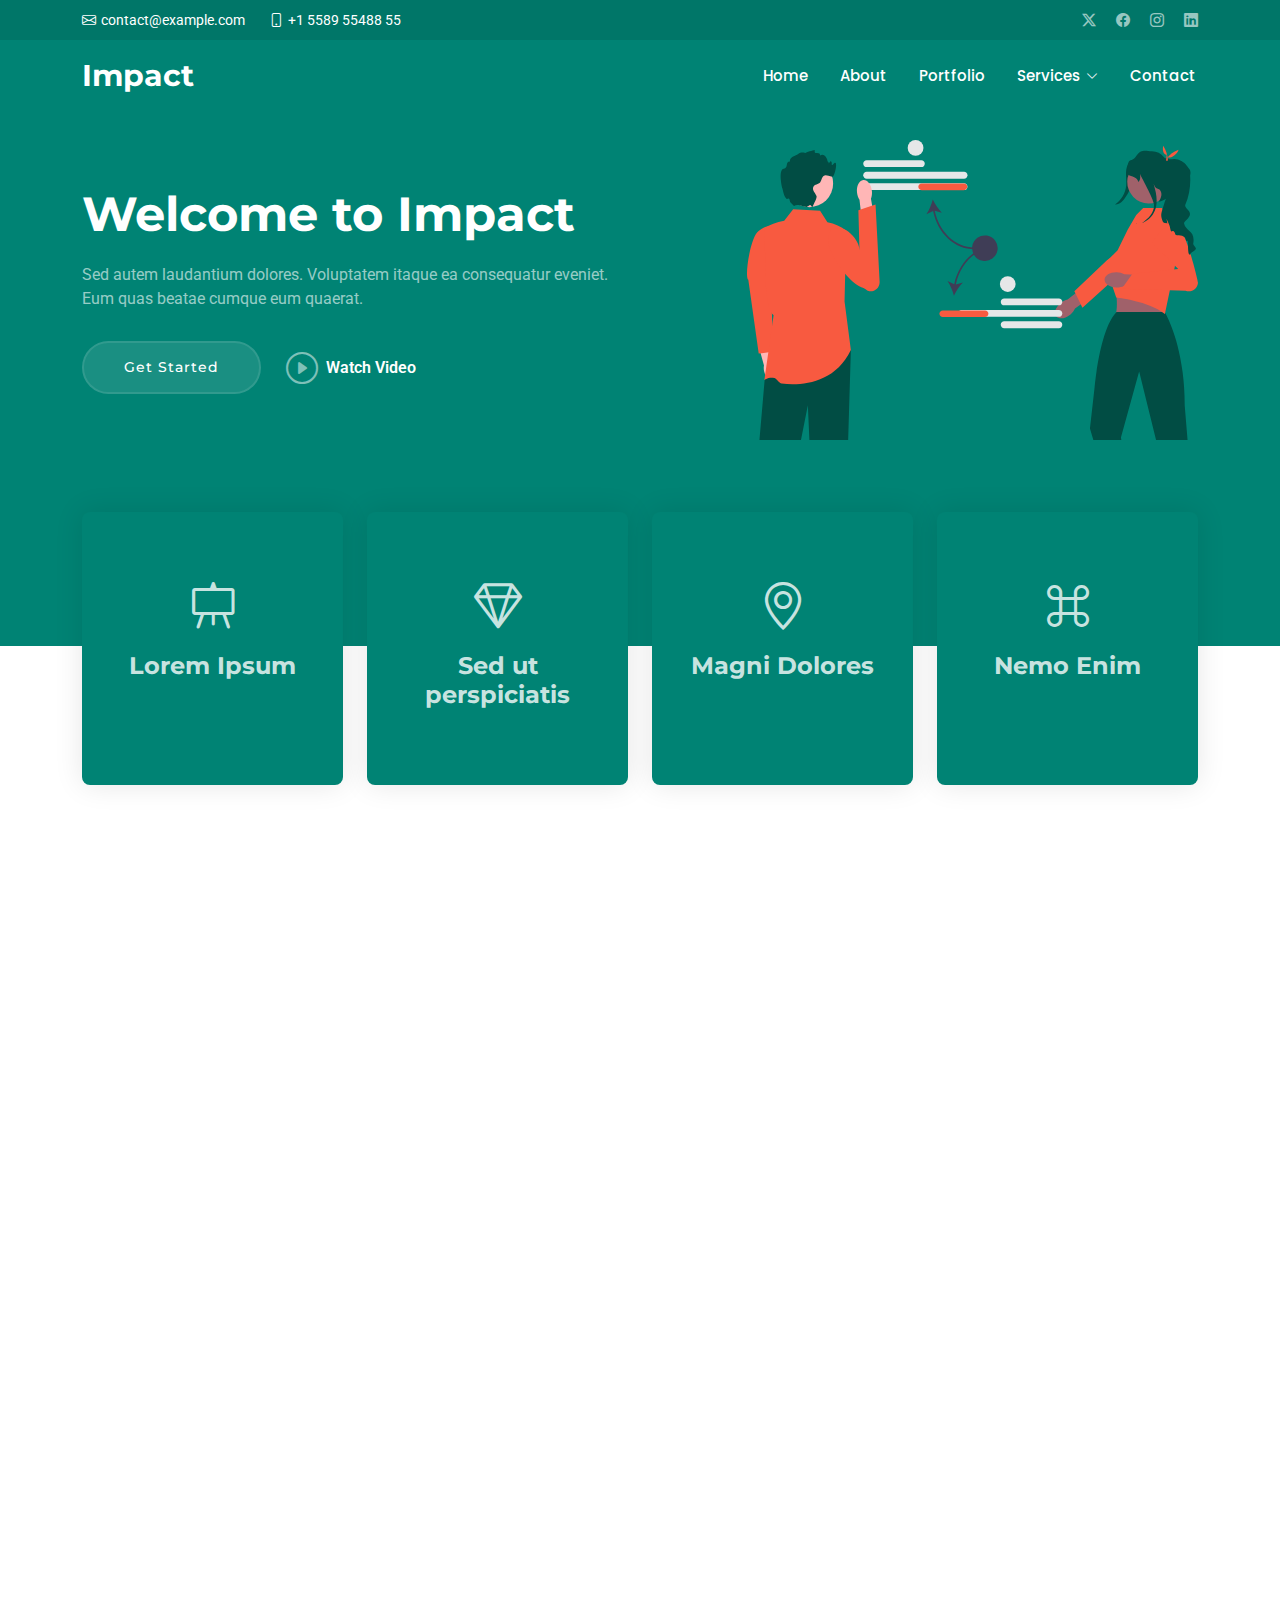
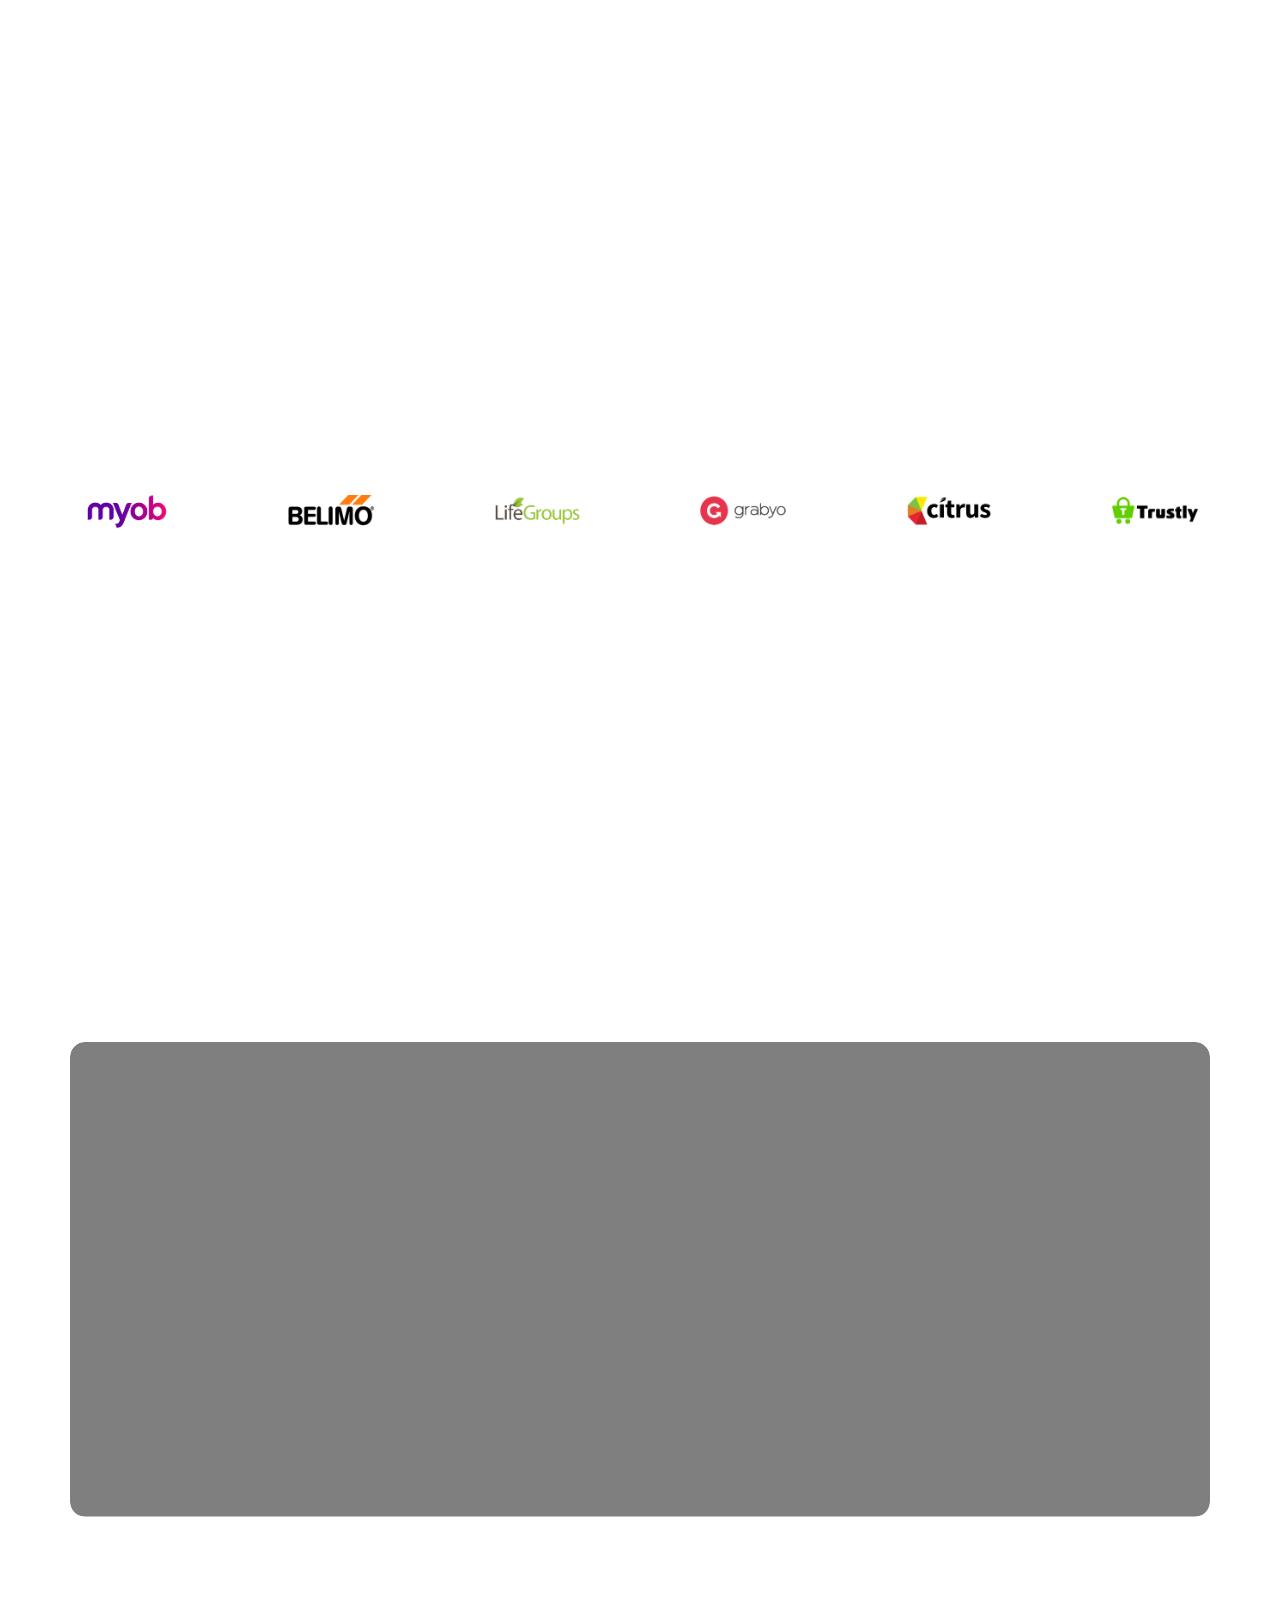
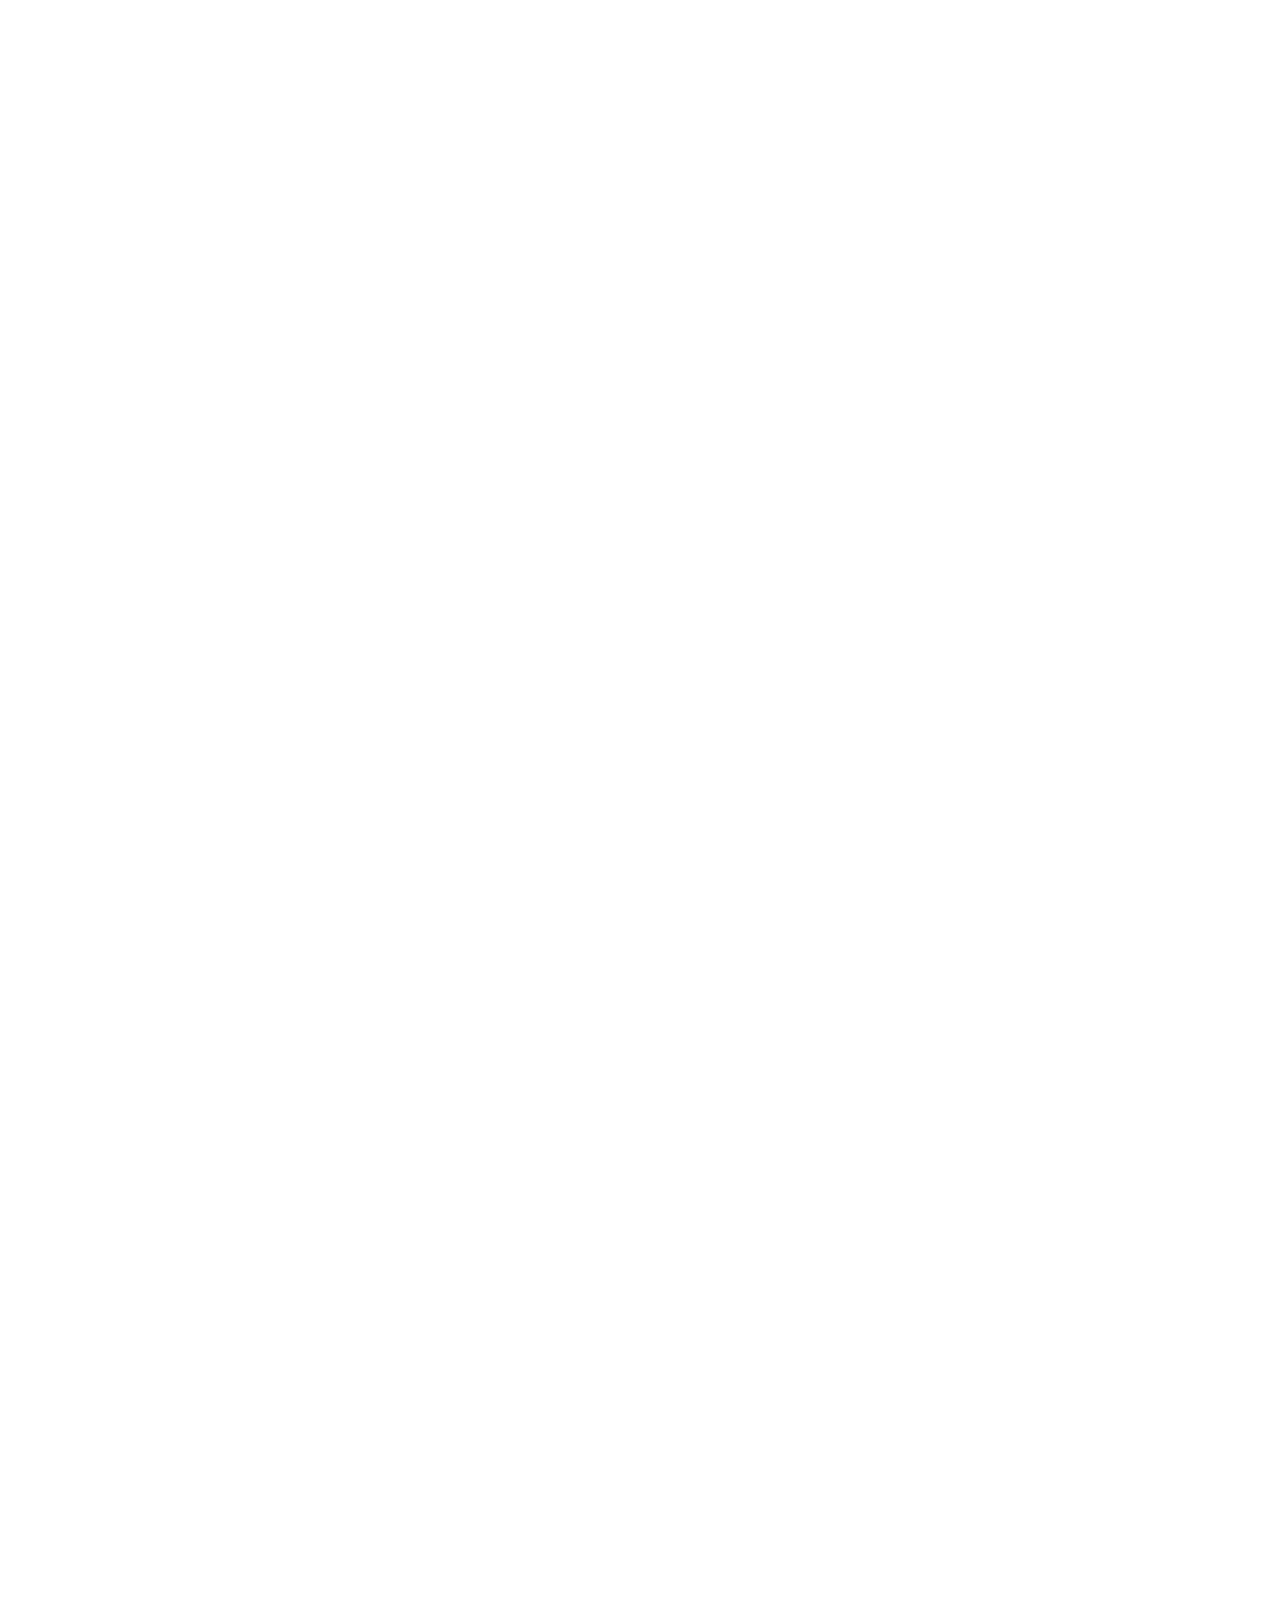
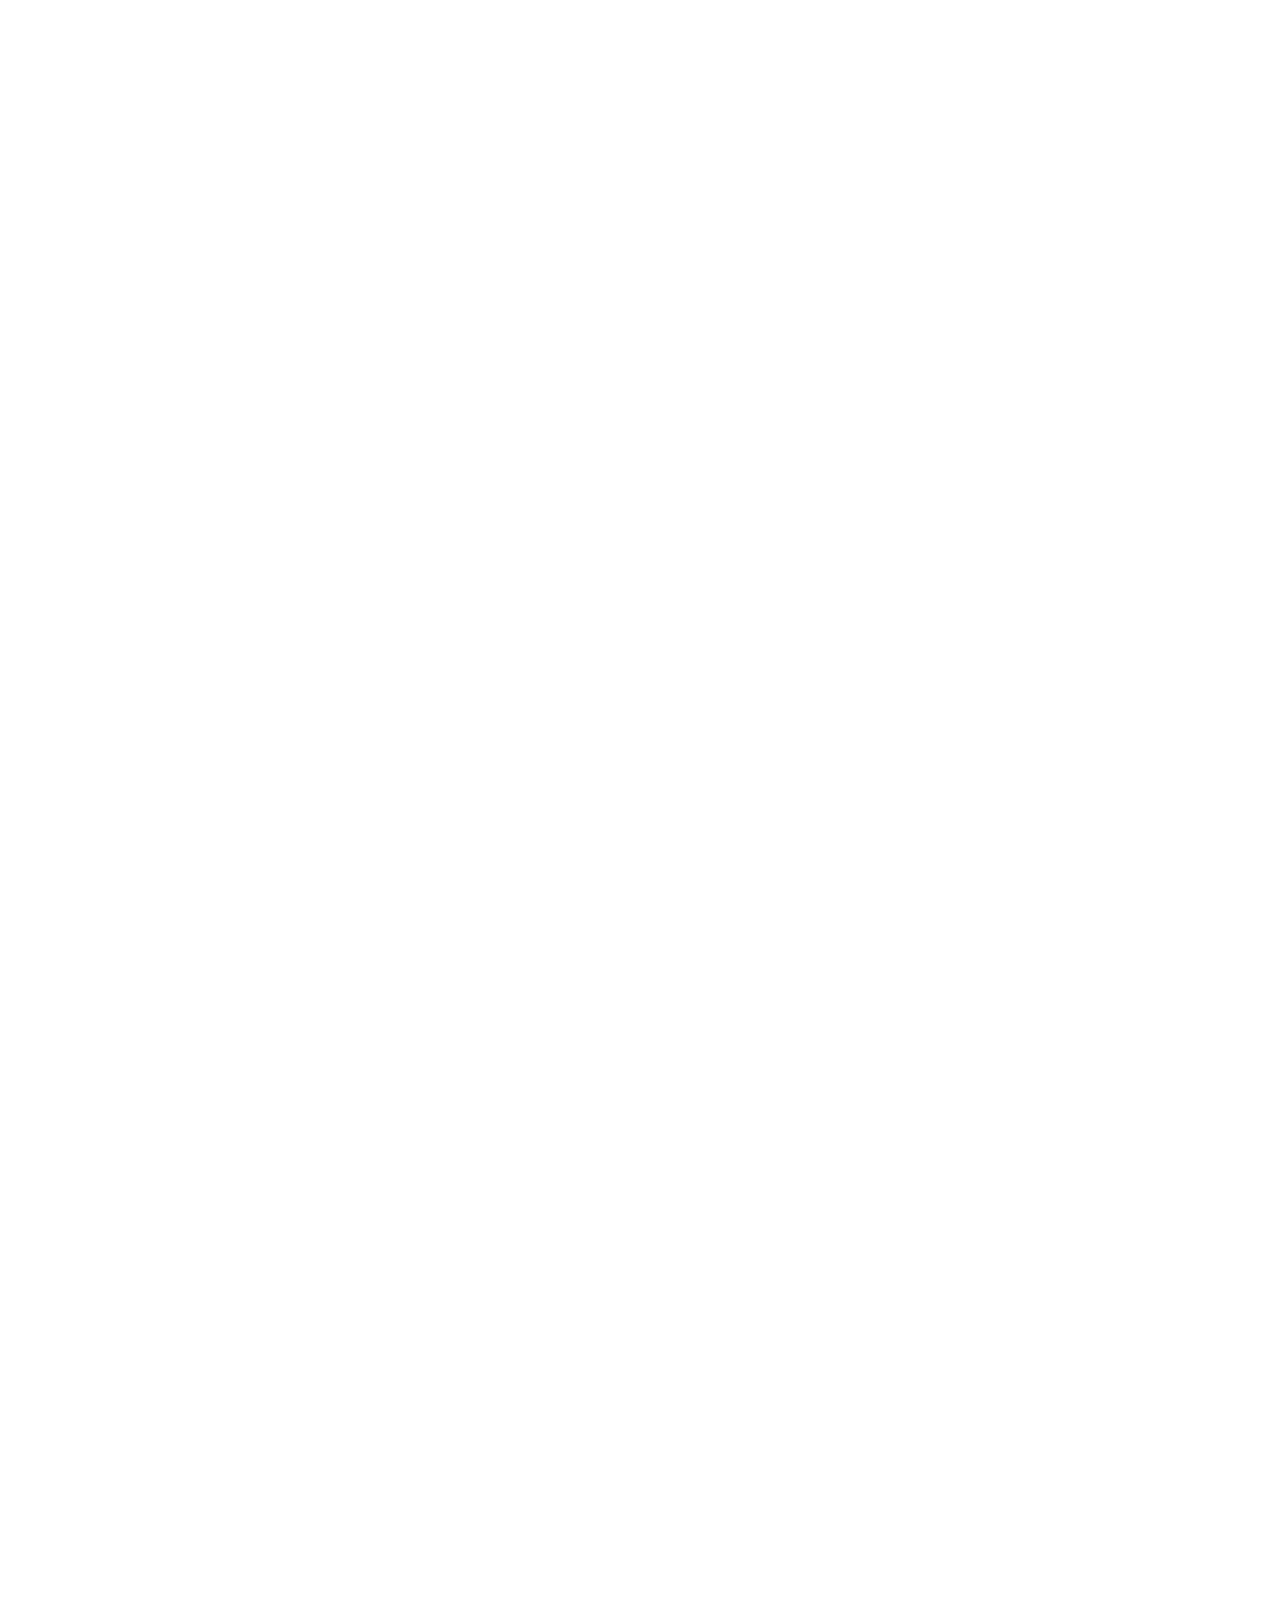
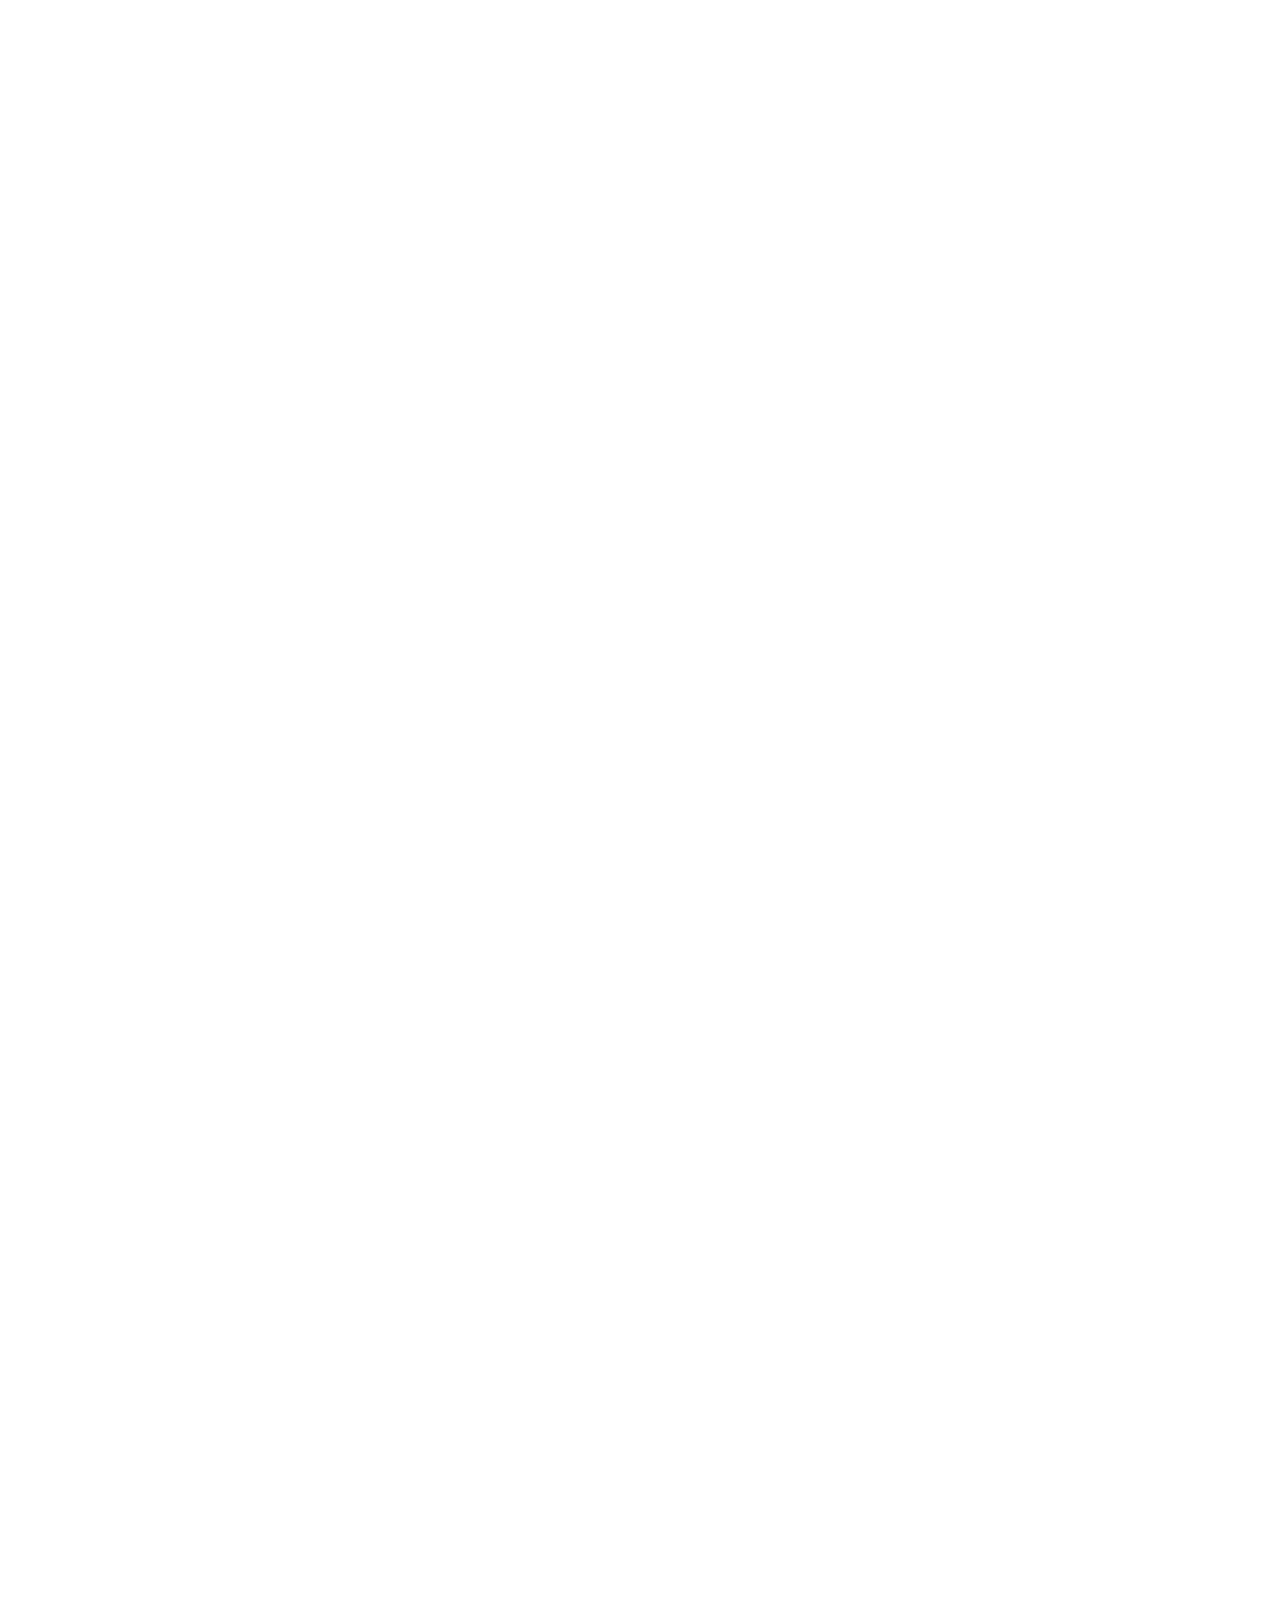
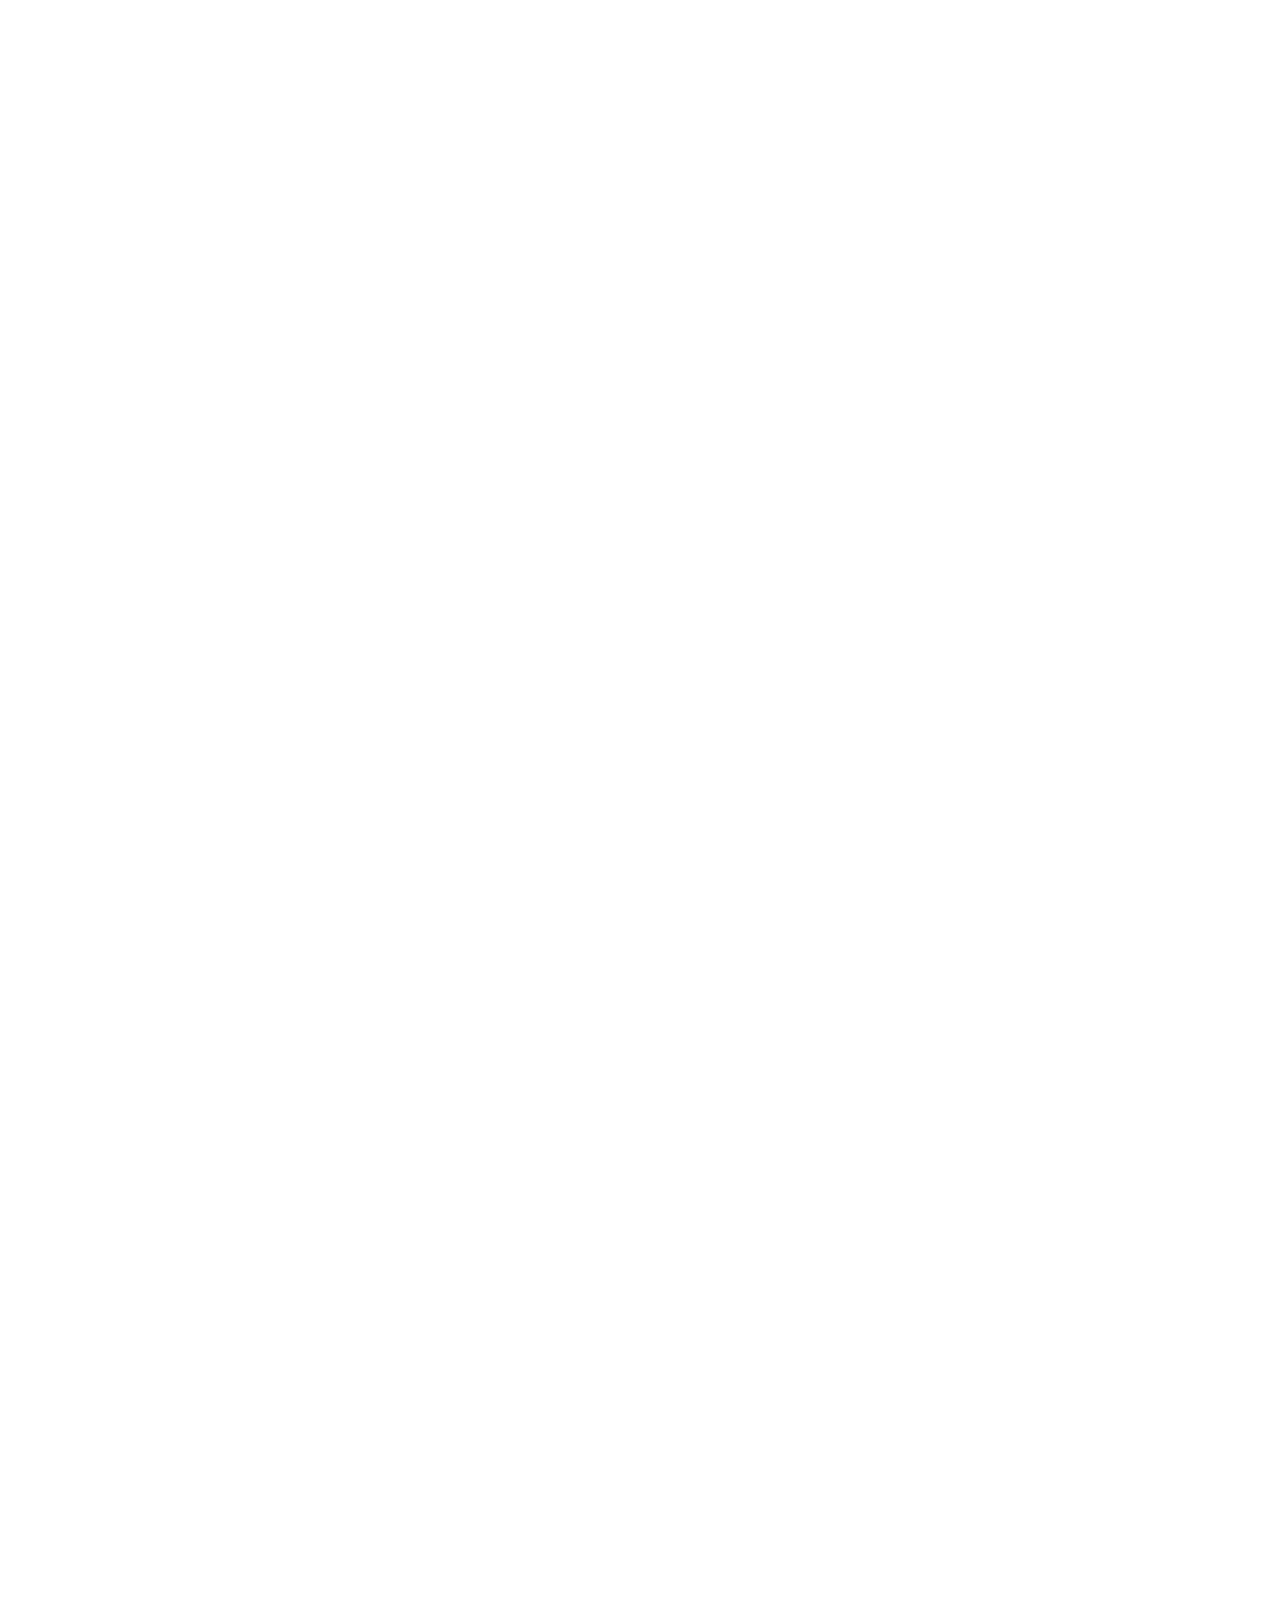
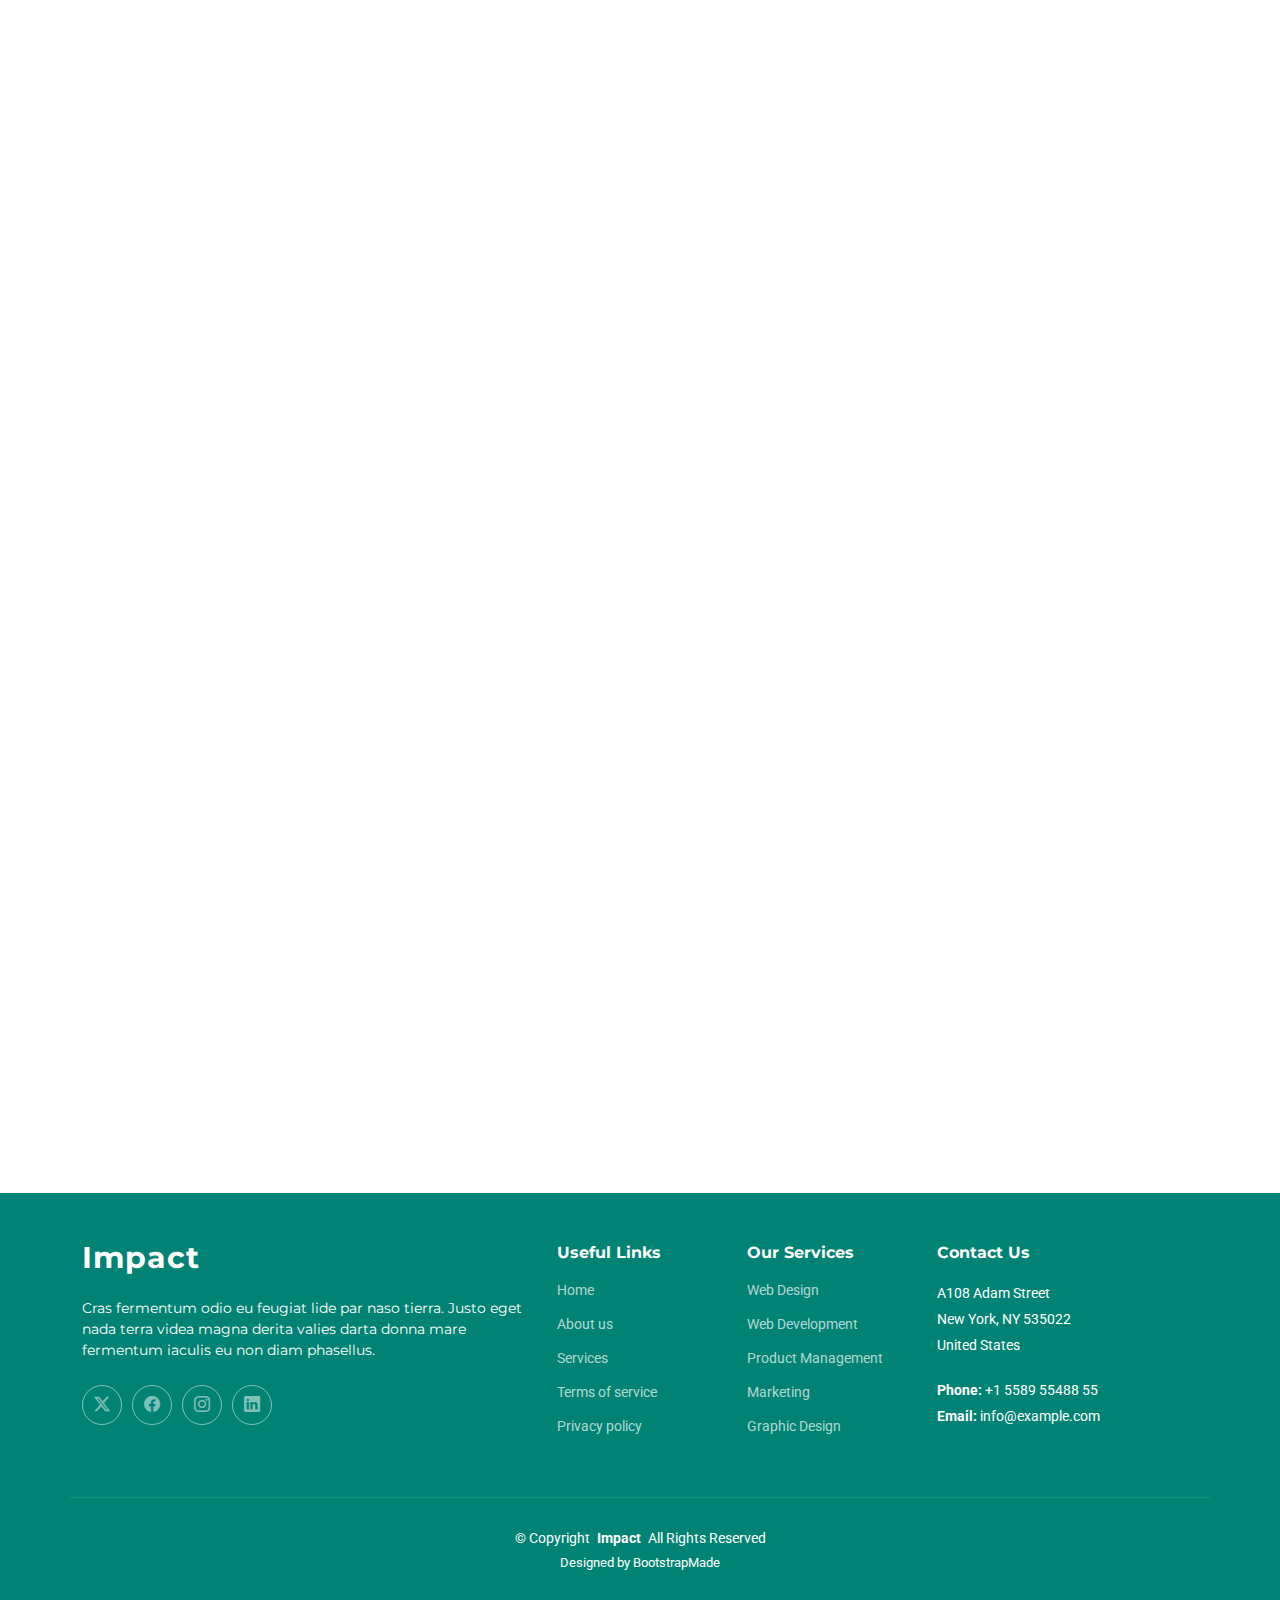
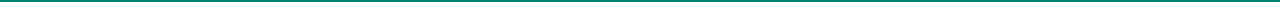
<file: origtemp/index.html>
<!DOCTYPE html>
<html lang="en">

<head>
  <meta charset="utf-8">
  <meta content="width=device-width, initial-scale=1.0" name="viewport">
  <title>Index - Impact Bootstrap Template</title>
  <meta name="description" content="">
  <meta name="keywords" content="">

  <!-- Favicons -->
  <link href="assets/img/favicon.png" rel="icon">
  <link href="assets/img/apple-touch-icon.png" rel="apple-touch-icon">

  <!-- Fonts -->
  <link href="https://fonts.googleapis.com" rel="preconnect">
  <link href="https://fonts.gstatic.com" rel="preconnect" crossorigin>
  <link href="https://fonts.googleapis.com/css2?family=Roboto:ital,wght@0,100;0,300;0,400;0,500;0,700;0,900;1,100;1,300;1,400;1,500;1,700;1,900&family=Montserrat:ital,wght@0,100;0,200;0,300;0,400;0,500;0,600;0,700;0,800;0,900;1,100;1,200;1,300;1,400;1,500;1,600;1,700;1,800;1,900&family=Poppins:ital,wght@0,100;0,200;0,300;0,400;0,500;0,600;0,700;0,800;0,900;1,100;1,200;1,300;1,400;1,500;1,600;1,700;1,800;1,900&display=swap" rel="stylesheet">

  <!-- Vendor CSS Files -->
  <link href="assets/vendor/bootstrap/css/bootstrap.min.css" rel="stylesheet">
  <link href="assets/vendor/bootstrap-icons/bootstrap-icons.css" rel="stylesheet">
  <link href="assets/vendor/aos/aos.css" rel="stylesheet">
  <link href="assets/vendor/glightbox/css/glightbox.min.css" rel="stylesheet">
  <link href="assets/vendor/swiper/swiper-bundle.min.css" rel="stylesheet">

  <!-- Main CSS File -->
  <link href="assets/css/main.css" rel="stylesheet">

  <!-- =======================================================
  * Template Name: Impact
  * Template URL: https://bootstrapmade.com/impact-bootstrap-business-website-template/
  * Updated: Aug 07 2024 with Bootstrap v5.3.3
  * Author: BootstrapMade.com
  * License: https://bootstrapmade.com/license/
  ======================================================== -->
</head>

<body class="index-page">

  <header id="header" class="header fixed-top">

    <div class="topbar d-flex align-items-center">
      <div class="container d-flex justify-content-center justify-content-md-between">
        <div class="contact-info d-flex align-items-center">
          <i class="bi bi-envelope d-flex align-items-center"><a href="mailto:contact@example.com">contact@example.com</a></i>
          <i class="bi bi-phone d-flex align-items-center ms-4"><span>+1 5589 55488 55</span></i>
        </div>
        <div class="social-links d-none d-md-flex align-items-center">
          <a href="#" class="twitter"><i class="bi bi-twitter-x"></i></a>
          <a href="#" class="facebook"><i class="bi bi-facebook"></i></a>
          <a href="#" class="instagram"><i class="bi bi-instagram"></i></a>
          <a href="#" class="linkedin"><i class="bi bi-linkedin"></i></a>
        </div>
      </div>
    </div><!-- End Top Bar -->

    <div class="branding d-flex align-items-cente">

      <div class="container position-relative d-flex align-items-center justify-content-between">
        <a href="index.html" class="logo d-flex align-items-center">
          <!-- Uncomment the line below if you also wish to use an image logo -->
          <!-- <img src="assets/img/logo.png" alt=""> -->
          <h1 class="sitename">Impact</h1>
          <span>.</span>
        </a>

        <nav id="navmenu" class="navmenu">
          <ul>
            <li><a href="#hero" class="active">Home<br></a></li>
            <li><a href="#about">About</a></li>
            <!-- <li><a href="#services">Services</a></li> -->
            <li><a href="#portfolio">Portfolio</a></li>
            <!-- <li><a href="#team">Team</a></li> -->
            <!-- <li><a href="blog.html">Blog</a></li> -->
            <li class="dropdown"><a href="#"><span>Services</span> <i class="bi bi-chevron-down toggle-dropdown"></i></a>
              <ul>
                <li><a href="#">Signage</a></li>
                <!-- <li class="dropdown"><a href="#"><span>Deep Dropdown</span> <i class="bi bi-chevron-down toggle-dropdown"></i></a>
                  <ul>
                    <li><a href="#">Deep Dropdown 1</a></li>
                    <li><a href="#">Deep Dropdown 2</a></li>
                    <li><a href="#">Deep Dropdown 3</a></li>
                    <li><a href="#">Deep Dropdown 4</a></li>
                    <li><a href="#">Deep Dropdown 5</a></li>
                  </ul>
                </li> -->
                <li><a href="#">Display Design</a></li>
                <li><a href="#">Digital Printing</a></li>
                <li><a href="#">Vehicle Signs</a></li>
              </ul>
            </li>
            <li><a href="#contact">Contact</a></li>
          </ul>
          <i class="mobile-nav-toggle d-xl-none bi bi-list"></i>
        </nav>

      </div>

    </div>

  </header>

  <main class="main">

    <!-- Hero Section -->
    <section id="hero" class="hero section accent-background">

      <div class="container position-relative" data-aos="fade-up" data-aos-delay="100">
        <div class="row gy-5 justify-content-between">
          <div class="col-lg-6 order-2 order-lg-1 d-flex flex-column justify-content-center">
            <h2><span>Welcome to </span><span class="accent">Impact</span></h2>
            <p>Sed autem laudantium dolores. Voluptatem itaque ea consequatur eveniet. Eum quas beatae cumque eum quaerat.</p>
            <div class="d-flex">
              <a href="#about" class="btn-get-started">Get Started</a>
              <a href="https://www.youtube.com/watch?v=Y7f98aduVJ8" class="glightbox btn-watch-video d-flex align-items-center"><i class="bi bi-play-circle"></i><span>Watch Video</span></a>
            </div>
          </div>
          <div class="col-lg-5 order-1 order-lg-2">
            <img src="assets/img/hero-img.svg" class="img-fluid" alt="">
          </div>
        </div>
      </div>

      <div class="icon-boxes position-relative" data-aos="fade-up" data-aos-delay="200">
        <div class="container position-relative">
          <div class="row gy-4 mt-5">

            <div class="col-xl-3 col-md-6">
              <div class="icon-box">
                <div class="icon"><i class="bi bi-easel"></i></div>
                <h4 class="title"><a href="" class="stretched-link">Lorem Ipsum</a></h4>
              </div>
            </div><!--End Icon Box -->

            <div class="col-xl-3 col-md-6">
              <div class="icon-box">
                <div class="icon"><i class="bi bi-gem"></i></div>
                <h4 class="title"><a href="" class="stretched-link">Sed ut perspiciatis</a></h4>
              </div>
            </div><!--End Icon Box -->

            <div class="col-xl-3 col-md-6">
              <div class="icon-box">
                <div class="icon"><i class="bi bi-geo-alt"></i></div>
                <h4 class="title"><a href="" class="stretched-link">Magni Dolores</a></h4>
              </div>
            </div><!--End Icon Box -->

            <div class="col-xl-3 col-md-6">
              <div class="icon-box">
                <div class="icon"><i class="bi bi-command"></i></div>
                <h4 class="title"><a href="" class="stretched-link">Nemo Enim</a></h4>
              </div>
            </div><!--End Icon Box -->

          </div>
        </div>
      </div>

    </section><!-- /Hero Section -->

    <!-- About Section -->
    <section id="about" class="about section">

      <!-- Section Title -->
      <div class="container section-title" data-aos="fade-up">
        <h2>About Us<br></h2>
        <h3>          Only Cool Sign & Print - Signs that build business
        </h3>
        <p>
          Your one-stop branding solution for all your branding needs.

We offer a wide variety of custom made signage and printing services, from business cards, small decals, shopfront signage, 3D letters, and illuminated signs to large format banners.

No matter it’s individual, retail or corporate requirements, we’re here to deliver to best service and are committed to the highest standards of sign and print that are sure to impress, collaborating with you to deliver the outstanding results
        </p>
      </div><!-- End Section Title -->

      <div class="container">

        <div class="row gy-4">
          <div class="col-lg-6" data-aos="fade-up" data-aos-delay="100">
            <h3>Our Value</h3>
            <img src="assets/img/about.jpg" class="img-fluid rounded-4 mb-4" alt="">
            <p>
              Quality Works | Exceptional Customer Service | Flexibility | Competitive Price | Fast Turnaround Time | Consistency


              </p>
          </div>
          <div class="col-lg-6" data-aos="fade-up" data-aos-delay="250">
            <div class="content ps-0 ps-lg-5">
              <h2>Signage Process</h2>
              
              <ul>
                <li><i class="bi bi-check-circle-fill"></i> <span>Concept</span></li>
                <li><i class="bi bi-check-circle-fill"></i> <span>Initial Creative Design Process</span></li>
                <li><i class="bi bi-check-circle-fill"></i> <span>Manufacture</span></li>
                <li><i class="bi bi-check-circle-fill"></i> <span>Manufacture</span></li>
                <li><i class="bi bi-check-circle-fill"></i> <span>Installation</span></li>
              </ul>

              <h2>Our Aim</h2>
              <p>
                Our aim is to meet any signage and printing requirements that suit any business needs. 

              </p>
              <p>
                Talk to us today and let’s make your business grow!

              </p>

              <div class="position-relative mt-4">
                <img src="assets/img/about-2.jpg" class="img-fluid rounded-4" alt="">
                <a href="https://www.youtube.com/watch?v=Y7f98aduVJ8" class="glightbox pulsating-play-btn"></a>
              </div>
            </div>
          </div>
        </div>

      </div>

    </section><!-- /About Section -->

    <!-- Clients Section -->
    <section id="clients" class="clients section">

      <div class="container">

        <div class="swiper init-swiper">
          <script type="application/json" class="swiper-config">
            {
              "loop": true,
              "speed": 600,
              "autoplay": {
                "delay": 5000
              },
              "slidesPerView": "auto",
              "pagination": {
                "el": ".swiper-pagination",
                "type": "bullets",
                "clickable": true
              },
              "breakpoints": {
                "320": {
                  "slidesPerView": 2,
                  "spaceBetween": 40
                },
                "480": {
                  "slidesPerView": 3,
                  "spaceBetween": 60
                },
                "640": {
                  "slidesPerView": 4,
                  "spaceBetween": 80
                },
                "992": {
                  "slidesPerView": 6,
                  "spaceBetween": 120
                }
              }
            }
          </script>
          <div class="swiper-wrapper align-items-center">
            <div class="swiper-slide"><img src="assets/img/clients/client-1.png" class="img-fluid" alt=""></div>
            <div class="swiper-slide"><img src="assets/img/clients/client-2.png" class="img-fluid" alt=""></div>
            <div class="swiper-slide"><img src="assets/img/clients/client-3.png" class="img-fluid" alt=""></div>
            <div class="swiper-slide"><img src="assets/img/clients/client-4.png" class="img-fluid" alt=""></div>
            <div class="swiper-slide"><img src="assets/img/clients/client-5.png" class="img-fluid" alt=""></div>
            <div class="swiper-slide"><img src="assets/img/clients/client-6.png" class="img-fluid" alt=""></div>
            <div class="swiper-slide"><img src="assets/img/clients/client-7.png" class="img-fluid" alt=""></div>
            <div class="swiper-slide"><img src="assets/img/clients/client-8.png" class="img-fluid" alt=""></div>
          </div>
        </div>

      </div>

    </section><!-- /Clients Section -->

    <!-- Stats Section -->
    <section id="stats" class="stats section">

      <div class="container" data-aos="fade-up" data-aos-delay="100">

        <div class="row gy-4 align-items-center">

          <div class="col-lg-5">
            <img src="assets/img/stats-img.svg" alt="" class="img-fluid">
          </div>

          <div class="col-lg-7">

            <div class="row gy-4">

              <div class="col-lg-6">
                <div class="stats-item d-flex">
                  <i class="bi bi-emoji-smile flex-shrink-0"></i>
                  <div>
                    <span data-purecounter-start="0" data-purecounter-end="232" data-purecounter-duration="1" class="purecounter"></span>
                    <p><strong>Happy Clients</strong> <span>consequuntur quae</span></p>
                  </div>
                </div>
              </div><!-- End Stats Item -->

              <div class="col-lg-6">
                <div class="stats-item d-flex">
                  <i class="bi bi-journal-richtext flex-shrink-0"></i>
                  <div>
                    <span data-purecounter-start="0" data-purecounter-end="521" data-purecounter-duration="1" class="purecounter"></span>
                    <p><strong>Projects</strong> <span>adipisci atque cum quia aut</span></p>
                  </div>
                </div>
              </div><!-- End Stats Item -->

              <div class="col-lg-6">
                <div class="stats-item d-flex">
                  <i class="bi bi-headset flex-shrink-0"></i>
                  <div>
                    <span data-purecounter-start="0" data-purecounter-end="1453" data-purecounter-duration="1" class="purecounter"></span>
                    <p><strong>Hours Of Support</strong> <span>aut commodi quaerat</span></p>
                  </div>
                </div>
              </div><!-- End Stats Item -->

              <div class="col-lg-6">
                <div class="stats-item d-flex">
                  <i class="bi bi-people flex-shrink-0"></i>
                  <div>
                    <span data-purecounter-start="0" data-purecounter-end="32" data-purecounter-duration="1" class="purecounter"></span>
                    <p><strong>Hard Workers</strong> <span>rerum asperiores dolor</span></p>
                  </div>
                </div>
              </div><!-- End Stats Item -->

            </div>

          </div>

        </div>

      </div>

    </section><!-- /Stats Section -->

    <!-- Call To Action Section -->
    <section id="call-to-action" class="call-to-action section dark-background">

      <div class="container">
        <img src="assets/img/cta-bg.jpg" alt="">
        <div class="content row justify-content-center" data-aos="zoom-in" data-aos-delay="100">
          <div class="col-xl-10">
            <div class="text-center">
              <a href="https://www.youtube.com/watch?v=Y7f98aduVJ8" class="glightbox play-btn"></a>
              <h3>Call To Action</h3>
              <p>Duis aute irure dolor in reprehenderit in voluptate velit esse cillum dolore eu fugiat nulla pariatur. Excepteur sint occaecat cupidatat non proident, sunt in culpa qui officia deserunt mollit anim id est laborum.</p>
              <a class="cta-btn" href="#">Call To Action</a>
            </div>
          </div>
        </div>
      </div>

    </section><!-- /Call To Action Section -->

    <!-- Services Section -->
    <section id="services" class="services section">

      <!-- Section Title -->
      <div class="container section-title" data-aos="fade-up">
        <h2>Our Services</h2>
        <p>Necessitatibus eius consequatur ex aliquid fuga eum quidem sint consectetur velit</p>
      </div><!-- End Section Title -->

      <div class="container">

        <div class="row gy-4">

          <div class="col-lg-4 col-md-6" data-aos="fade-up" data-aos-delay="100">
            <div class="service-item  position-relative">
              <div class="icon">
                <i class="bi bi-activity"></i>
              </div>
              <h3>Nesciunt Mete</h3>
              <p>Provident nihil minus qui consequatur non omnis maiores. Eos accusantium minus dolores iure perferendis tempore et consequatur.</p>
              <a href="service-details.html" class="readmore stretched-link">Read more <i class="bi bi-arrow-right"></i></a>
            </div>
          </div><!-- End Service Item -->

          <div class="col-lg-4 col-md-6" data-aos="fade-up" data-aos-delay="200">
            <div class="service-item position-relative">
              <div class="icon">
                <i class="bi bi-broadcast"></i>
              </div>
              <h3>Eosle Commodi</h3>
              <p>Ut autem aut autem non a. Sint sint sit facilis nam iusto sint. Libero corrupti neque eum hic non ut nesciunt dolorem.</p>
              <a href="service-details.html" class="readmore stretched-link">Read more <i class="bi bi-arrow-right"></i></a>
            </div>
          </div><!-- End Service Item -->

          <div class="col-lg-4 col-md-6" data-aos="fade-up" data-aos-delay="300">
            <div class="service-item position-relative">
              <div class="icon">
                <i class="bi bi-easel"></i>
              </div>
              <h3>Ledo Markt</h3>
              <p>Ut excepturi voluptatem nisi sed. Quidem fuga consequatur. Minus ea aut. Vel qui id voluptas adipisci eos earum corrupti.</p>
              <a href="service-details.html" class="readmore stretched-link">Read more <i class="bi bi-arrow-right"></i></a>
            </div>
          </div><!-- End Service Item -->

          <div class="col-lg-4 col-md-6" data-aos="fade-up" data-aos-delay="400">
            <div class="service-item position-relative">
              <div class="icon">
                <i class="bi bi-bounding-box-circles"></i>
              </div>
              <h3>Asperiores Commodit</h3>
              <p>Non et temporibus minus omnis sed dolor esse consequatur. Cupiditate sed error ea fuga sit provident adipisci neque.</p>
              <a href="service-details.html" class="readmore stretched-link">Read more <i class="bi bi-arrow-right"></i></a>
            </div>
          </div><!-- End Service Item -->

          <div class="col-lg-4 col-md-6" data-aos="fade-up" data-aos-delay="500">
            <div class="service-item position-relative">
              <div class="icon">
                <i class="bi bi-calendar4-week"></i>
              </div>
              <h3>Velit Doloremque</h3>
              <p>Cumque et suscipit saepe. Est maiores autem enim facilis ut aut ipsam corporis aut. Sed animi at autem alias eius labore.</p>
              <a href="service-details.html" class="readmore stretched-link">Read more <i class="bi bi-arrow-right"></i></a>
            </div>
          </div><!-- End Service Item -->

          <div class="col-lg-4 col-md-6" data-aos="fade-up" data-aos-delay="600">
            <div class="service-item position-relative">
              <div class="icon">
                <i class="bi bi-chat-square-text"></i>
              </div>
              <h3>Dolori Architecto</h3>
              <p>Hic molestias ea quibusdam eos. Fugiat enim doloremque aut neque non et debitis iure. Corrupti recusandae ducimus enim.</p>
              <a href="service-details.html" class="readmore stretched-link">Read more <i class="bi bi-arrow-right"></i></a>
            </div>
          </div><!-- End Service Item -->

        </div>

      </div>

    </section><!-- /Services Section -->

    <!-- Testimonials Section -->
    <section id="testimonials" class="testimonials section">

      <!-- Section Title -->
      <div class="container section-title" data-aos="fade-up">
        <h2>Testimonials</h2>
        <p>Necessitatibus eius consequatur ex aliquid fuga eum quidem sint consectetur velit</p>
      </div><!-- End Section Title -->

      <div class="container" data-aos="fade-up" data-aos-delay="100">

        <div class="swiper init-swiper">
          <script type="application/json" class="swiper-config">
            {
              "loop": true,
              "speed": 600,
              "autoplay": {
                "delay": 5000
              },
              "slidesPerView": "auto",
              "pagination": {
                "el": ".swiper-pagination",
                "type": "bullets",
                "clickable": true
              },
              "breakpoints": {
                "320": {
                  "slidesPerView": 1,
                  "spaceBetween": 40
                },
                "1200": {
                  "slidesPerView": 3,
                  "spaceBetween": 10
                }
              }
            }
          </script>
          <div class="swiper-wrapper">

            <div class="swiper-slide">
              <div class="testimonial-item">
                <img src="assets/img/testimonials/testimonials-1.jpg" class="testimonial-img" alt="">
                <h3>Saul Goodman</h3>
                <h4>Ceo &amp; Founder</h4>
                <div class="stars">
                  <i class="bi bi-star-fill"></i><i class="bi bi-star-fill"></i><i class="bi bi-star-fill"></i><i class="bi bi-star-fill"></i><i class="bi bi-star-fill"></i>
                </div>
                <p>
                  <i class="bi bi-quote quote-icon-left"></i>
                  <span>Proin iaculis purus consequat sem cure digni ssim donec porttitora entum suscipit rhoncus. Accusantium quam, ultricies eget id, aliquam eget nibh et. Maecen aliquam, risus at semper.</span>
                  <i class="bi bi-quote quote-icon-right"></i>
                </p>
              </div>
            </div><!-- End testimonial item -->

            <div class="swiper-slide">
              <div class="testimonial-item">
                <img src="assets/img/testimonials/testimonials-2.jpg" class="testimonial-img" alt="">
                <h3>Sara Wilsson</h3>
                <h4>Designer</h4>
                <div class="stars">
                  <i class="bi bi-star-fill"></i><i class="bi bi-star-fill"></i><i class="bi bi-star-fill"></i><i class="bi bi-star-fill"></i><i class="bi bi-star-fill"></i>
                </div>
                <p>
                  <i class="bi bi-quote quote-icon-left"></i>
                  <span>Export tempor illum tamen malis malis eram quae irure esse labore quem cillum quid cillum eram malis quorum velit fore eram velit sunt aliqua noster fugiat irure amet legam anim culpa.</span>
                  <i class="bi bi-quote quote-icon-right"></i>
                </p>
              </div>
            </div><!-- End testimonial item -->

            <div class="swiper-slide">
              <div class="testimonial-item">
                <img src="assets/img/testimonials/testimonials-3.jpg" class="testimonial-img" alt="">
                <h3>Jena Karlis</h3>
                <h4>Store Owner</h4>
                <div class="stars">
                  <i class="bi bi-star-fill"></i><i class="bi bi-star-fill"></i><i class="bi bi-star-fill"></i><i class="bi bi-star-fill"></i><i class="bi bi-star-fill"></i>
                </div>
                <p>
                  <i class="bi bi-quote quote-icon-left"></i>
                  <span>Enim nisi quem export duis labore cillum quae magna enim sint quorum nulla quem veniam duis minim tempor labore quem eram duis noster aute amet eram fore quis sint minim.</span>
                  <i class="bi bi-quote quote-icon-right"></i>
                </p>
              </div>
            </div><!-- End testimonial item -->

            <div class="swiper-slide">
              <div class="testimonial-item">
                <img src="assets/img/testimonials/testimonials-4.jpg" class="testimonial-img" alt="">
                <h3>Matt Brandon</h3>
                <h4>Freelancer</h4>
                <div class="stars">
                  <i class="bi bi-star-fill"></i><i class="bi bi-star-fill"></i><i class="bi bi-star-fill"></i><i class="bi bi-star-fill"></i><i class="bi bi-star-fill"></i>
                </div>
                <p>
                  <i class="bi bi-quote quote-icon-left"></i>
                  <span>Fugiat enim eram quae cillum dolore dolor amet nulla culpa multos export minim fugiat minim velit minim dolor enim duis veniam ipsum anim magna sunt elit fore quem dolore labore illum veniam.</span>
                  <i class="bi bi-quote quote-icon-right"></i>
                </p>
              </div>
            </div><!-- End testimonial item -->

            <div class="swiper-slide">
              <div class="testimonial-item">
                <img src="assets/img/testimonials/testimonials-5.jpg" class="testimonial-img" alt="">
                <h3>John Larson</h3>
                <h4>Entrepreneur</h4>
                <div class="stars">
                  <i class="bi bi-star-fill"></i><i class="bi bi-star-fill"></i><i class="bi bi-star-fill"></i><i class="bi bi-star-fill"></i><i class="bi bi-star-fill"></i>
                </div>
                <p>
                  <i class="bi bi-quote quote-icon-left"></i>
                  <span>Quis quorum aliqua sint quem legam fore sunt eram irure aliqua veniam tempor noster veniam enim culpa labore duis sunt culpa nulla illum cillum fugiat legam esse veniam culpa fore nisi cillum quid.</span>
                  <i class="bi bi-quote quote-icon-right"></i>
                </p>
              </div>
            </div><!-- End testimonial item -->

          </div>
          <div class="swiper-pagination"></div>
        </div>

      </div>

    </section><!-- /Testimonials Section -->

    <!-- Portfolio Section -->
    <section id="portfolio" class="portfolio section">

      <!-- Section Title -->
      <div class="container section-title" data-aos="fade-up">
        <h2>Portfolio</h2>
        <p>Necessitatibus eius consequatur ex aliquid fuga eum quidem sint consectetur velit</p>
      </div><!-- End Section Title -->

      <div class="container">

        <div class="isotope-layout" data-default-filter="*" data-layout="masonry" data-sort="original-order">

          <ul class="portfolio-filters isotope-filters" data-aos="fade-up" data-aos-delay="100">
            <li data-filter="*" class="filter-active">All</li>
            <li data-filter=".filter-app">App</li>
            <li data-filter=".filter-product">Product</li>
            <li data-filter=".filter-branding">Branding</li>
            <li data-filter=".filter-books">Books</li>
          </ul><!-- End Portfolio Filters -->

          <div class="row gy-4 isotope-container" data-aos="fade-up" data-aos-delay="200">

            <div class="col-lg-4 col-md-6 portfolio-item isotope-item filter-app">
              <div class="portfolio-content h-100">
                <a href="assets/img/portfolio/app-1.jpg" data-gallery="portfolio-gallery-app" class="glightbox"><img src="assets/img/portfolio/app-1.jpg" class="img-fluid" alt=""></a>
                <div class="portfolio-info">
                  <h4><a href="portfolio-details.html" title="More Details">App 1</a></h4>
                  <p>Lorem ipsum, dolor sit amet consectetur</p>
                </div>
              </div>
            </div><!-- End Portfolio Item -->

            <div class="col-lg-4 col-md-6 portfolio-item isotope-item filter-product">
              <div class="portfolio-content h-100">
                <a href="assets/img/portfolio/product-1.jpg" data-gallery="portfolio-gallery-app" class="glightbox"><img src="assets/img/portfolio/product-1.jpg" class="img-fluid" alt=""></a>
                <div class="portfolio-info">
                  <h4><a href="portfolio-details.html" title="More Details">Product 1</a></h4>
                  <p>Lorem ipsum, dolor sit amet consectetur</p>
                </div>
              </div>
            </div><!-- End Portfolio Item -->

            <div class="col-lg-4 col-md-6 portfolio-item isotope-item filter-branding">
              <div class="portfolio-content h-100">
                <a href="assets/img/portfolio/branding-1.jpg" data-gallery="portfolio-gallery-app" class="glightbox"><img src="assets/img/portfolio/branding-1.jpg" class="img-fluid" alt=""></a>
                <div class="portfolio-info">
                  <h4><a href="portfolio-details.html" title="More Details">Branding 1</a></h4>
                  <p>Lorem ipsum, dolor sit amet consectetur</p>
                </div>
              </div>
            </div><!-- End Portfolio Item -->

            <div class="col-lg-4 col-md-6 portfolio-item isotope-item filter-books">
              <div class="portfolio-content h-100">
                <a href="assets/img/portfolio/books-1.jpg" data-gallery="portfolio-gallery-app" class="glightbox"><img src="assets/img/portfolio/books-1.jpg" class="img-fluid" alt=""></a>
                <div class="portfolio-info">
                  <h4><a href="portfolio-details.html" title="More Details">Books 1</a></h4>
                  <p>Lorem ipsum, dolor sit amet consectetur</p>
                </div>
              </div>
            </div><!-- End Portfolio Item -->

            <div class="col-lg-4 col-md-6 portfolio-item isotope-item filter-app">
              <div class="portfolio-content h-100">
                <a href="assets/img/portfolio/app-2.jpg" data-gallery="portfolio-gallery-app" class="glightbox"><img src="assets/img/portfolio/app-2.jpg" class="img-fluid" alt=""></a>
                <div class="portfolio-info">
                  <h4><a href="portfolio-details.html" title="More Details">App 2</a></h4>
                  <p>Lorem ipsum, dolor sit amet consectetur</p>
                </div>
              </div>
            </div><!-- End Portfolio Item -->

            <div class="col-lg-4 col-md-6 portfolio-item isotope-item filter-product">
              <div class="portfolio-content h-100">
                <a href="assets/img/portfolio/product-2.jpg" data-gallery="portfolio-gallery-app" class="glightbox"><img src="assets/img/portfolio/product-2.jpg" class="img-fluid" alt=""></a>
                <div class="portfolio-info">
                  <h4><a href="portfolio-details.html" title="More Details">Product 2</a></h4>
                  <p>Lorem ipsum, dolor sit amet consectetur</p>
                </div>
              </div>
            </div><!-- End Portfolio Item -->

            <div class="col-lg-4 col-md-6 portfolio-item isotope-item filter-branding">
              <div class="portfolio-content h-100">
                <a href="assets/img/portfolio/branding-2.jpg" data-gallery="portfolio-gallery-app" class="glightbox"><img src="assets/img/portfolio/branding-2.jpg" class="img-fluid" alt=""></a>
                <div class="portfolio-info">
                  <h4><a href="portfolio-details.html" title="More Details">Branding 2</a></h4>
                  <p>Lorem ipsum, dolor sit amet consectetur</p>
                </div>
              </div>
            </div><!-- End Portfolio Item -->

            <div class="col-lg-4 col-md-6 portfolio-item isotope-item filter-books">
              <div class="portfolio-content h-100">
                <a href="assets/img/portfolio/books-2.jpg" data-gallery="portfolio-gallery-app" class="glightbox"><img src="assets/img/portfolio/books-2.jpg" class="img-fluid" alt=""></a>
                <div class="portfolio-info">
                  <h4><a href="portfolio-details.html" title="More Details">Books 2</a></h4>
                  <p>Lorem ipsum, dolor sit amet consectetur</p>
                </div>
              </div>
            </div><!-- End Portfolio Item -->

            <div class="col-lg-4 col-md-6 portfolio-item isotope-item filter-app">
              <div class="portfolio-content h-100">
                <a href="assets/img/portfolio/app-3.jpg" data-gallery="portfolio-gallery-app" class="glightbox"><img src="assets/img/portfolio/app-3.jpg" class="img-fluid" alt=""></a>
                <div class="portfolio-info">
                  <h4><a href="portfolio-details.html" title="More Details">App 3</a></h4>
                  <p>Lorem ipsum, dolor sit amet consectetur</p>
                </div>
              </div>
            </div><!-- End Portfolio Item -->

            <div class="col-lg-4 col-md-6 portfolio-item isotope-item filter-product">
              <div class="portfolio-content h-100">
                <a href="assets/img/portfolio/product-3.jpg" data-gallery="portfolio-gallery-app" class="glightbox"><img src="assets/img/portfolio/product-3.jpg" class="img-fluid" alt=""></a>
                <div class="portfolio-info">
                  <h4><a href="portfolio-details.html" title="More Details">Product 3</a></h4>
                  <p>Lorem ipsum, dolor sit amet consectetur</p>
                </div>
              </div>
            </div><!-- End Portfolio Item -->

            <div class="col-lg-4 col-md-6 portfolio-item isotope-item filter-branding">
              <div class="portfolio-content h-100">
                <a href="assets/img/portfolio/branding-3.jpg" data-gallery="portfolio-gallery-app" class="glightbox"><img src="assets/img/portfolio/branding-3.jpg" class="img-fluid" alt=""></a>
                <div class="portfolio-info">
                  <h4><a href="portfolio-details.html" title="More Details">Branding 3</a></h4>
                  <p>Lorem ipsum, dolor sit amet consectetur</p>
                </div>
              </div>
            </div><!-- End Portfolio Item -->

            <div class="col-lg-4 col-md-6 portfolio-item isotope-item filter-books">
              <div class="portfolio-content h-100">
                <a href="assets/img/portfolio/books-3.jpg" data-gallery="portfolio-gallery-app" class="glightbox"><img src="assets/img/portfolio/books-3.jpg" class="img-fluid" alt=""></a>
                <div class="portfolio-info">
                  <h4><a href="portfolio-details.html" title="More Details">Books 3</a></h4>
                  <p>Lorem ipsum, dolor sit amet consectetur</p>
                </div>
              </div>
            </div><!-- End Portfolio Item -->

          </div><!-- End Portfolio Container -->

        </div>

      </div>

    </section><!-- /Portfolio Section -->

    <!-- Team Section -->
    <section id="team" class="team section">

      <!-- Section Title -->
      <div class="container section-title" data-aos="fade-up">
        <h2>Our Team</h2>
        <p>Necessitatibus eius consequatur ex aliquid fuga eum quidem sint consectetur velit</p>
      </div><!-- End Section Title -->

      <div class="container">

        <div class="row gy-4">

          <div class="col-xl-3 col-md-6 d-flex" data-aos="fade-up" data-aos-delay="100">
            <div class="member">
              <img src="assets/img/team/team-1.jpg" class="img-fluid" alt="">
              <h4>Walter White</h4>
              <span>Web Development</span>
              <div class="social">
                <a href=""><i class="bi bi-twitter-x"></i></a>
                <a href=""><i class="bi bi-facebook"></i></a>
                <a href=""><i class="bi bi-instagram"></i></a>
                <a href=""><i class="bi bi-linkedin"></i></a>
              </div>
            </div>
          </div><!-- End Team Member -->

          <div class="col-xl-3 col-md-6 d-flex" data-aos="fade-up" data-aos-delay="200">
            <div class="member">
              <img src="assets/img/team/team-2.jpg" class="img-fluid" alt="">
              <h4>Sarah Jhinson</h4>
              <span>Marketing</span>
              <div class="social">
                <a href=""><i class="bi bi-twitter-x"></i></a>
                <a href=""><i class="bi bi-facebook"></i></a>
                <a href=""><i class="bi bi-instagram"></i></a>
                <a href=""><i class="bi bi-linkedin"></i></a>
              </div>
            </div>
          </div><!-- End Team Member -->

          <div class="col-xl-3 col-md-6 d-flex" data-aos="fade-up" data-aos-delay="300">
            <div class="member">
              <img src="assets/img/team/team-3.jpg" class="img-fluid" alt="">
              <h4>William Anderson</h4>
              <span>Content</span>
              <div class="social">
                <a href=""><i class="bi bi-twitter-x"></i></a>
                <a href=""><i class="bi bi-facebook"></i></a>
                <a href=""><i class="bi bi-instagram"></i></a>
                <a href=""><i class="bi bi-linkedin"></i></a>
              </div>
            </div>
          </div><!-- End Team Member -->

          <div class="col-xl-3 col-md-6 d-flex" data-aos="fade-up" data-aos-delay="400">
            <div class="member">
              <img src="assets/img/team/team-4.jpg" class="img-fluid" alt="">
              <h4>Amanda Jepson</h4>
              <span>Accountant</span>
              <div class="social">
                <a href=""><i class="bi bi-twitter-x"></i></a>
                <a href=""><i class="bi bi-facebook"></i></a>
                <a href=""><i class="bi bi-instagram"></i></a>
                <a href=""><i class="bi bi-linkedin"></i></a>
              </div>
            </div>
          </div><!-- End Team Member -->

        </div>

      </div>

    </section><!-- /Team Section -->

    <!-- Pricing Section -->
    <section id="pricing" class="pricing section">

      <!-- Section Title -->
      <div class="container section-title" data-aos="fade-up">
        <h2>Pricing</h2>
        <p>Necessitatibus eius consequatur ex aliquid fuga eum quidem sint consectetur velit</p>
      </div><!-- End Section Title -->

      <div class="container" data-aos="zoom-in" data-aos-delay="100">

        <div class="row g-4">

          <div class="col-lg-4">
            <div class="pricing-item">
              <h3>Free Plan</h3>
              <div class="icon">
                <i class="bi bi-box"></i>
              </div>
              <h4><sup>$</sup>0<span> / month</span></h4>
              <ul>
                <li><i class="bi bi-check"></i> <span>Quam adipiscing vitae proin</span></li>
                <li><i class="bi bi-check"></i> <span>Nec feugiat nisl pretium</span></li>
                <li><i class="bi bi-check"></i> <span>Nulla at volutpat diam uteera</span></li>
                <li class="na"><i class="bi bi-x"></i> <span>Pharetra massa massa ultricies</span></li>
                <li class="na"><i class="bi bi-x"></i> <span>Massa ultricies mi quis hendrerit</span></li>
              </ul>
              <div class="text-center"><a href="#" class="buy-btn">Buy Now</a></div>
            </div>
          </div><!-- End Pricing Item -->

          <div class="col-lg-4">
            <div class="pricing-item featured">
              <h3>Business Plan</h3>
              <div class="icon">
                <i class="bi bi-rocket"></i>
              </div>

              <h4><sup>$</sup>29<span> / month</span></h4>
              <ul>
                <li><i class="bi bi-check"></i> <span>Quam adipiscing vitae proin</span></li>
                <li><i class="bi bi-check"></i> <span>Nec feugiat nisl pretium</span></li>
                <li><i class="bi bi-check"></i> <span>Nulla at volutpat diam uteera</span></li>
                <li><i class="bi bi-check"></i> <span>Pharetra massa massa ultricies</span></li>
                <li><i class="bi bi-check"></i> <span>Massa ultricies mi quis hendrerit</span></li>
              </ul>
              <div class="text-center"><a href="#" class="buy-btn">Buy Now</a></div>
            </div>
          </div><!-- End Pricing Item -->

          <div class="col-lg-4">
            <div class="pricing-item">
              <h3>Developer Plan</h3>
              <div class="icon">
                <i class="bi bi-send"></i>
              </div>
              <h4><sup>$</sup>49<span> / month</span></h4>
              <ul>
                <li><i class="bi bi-check"></i> <span>Quam adipiscing vitae proin</span></li>
                <li><i class="bi bi-check"></i> <span>Nec feugiat nisl pretium</span></li>
                <li><i class="bi bi-check"></i> <span>Nulla at volutpat diam uteera</span></li>
                <li><i class="bi bi-check"></i> <span>Pharetra massa massa ultricies</span></li>
                <li><i class="bi bi-check"></i> <span>Massa ultricies mi quis hendrerit</span></li>
              </ul>
              <div class="text-center"><a href="#" class="buy-btn">Buy Now</a></div>
            </div>
          </div><!-- End Pricing Item -->

        </div>

      </div>

    </section><!-- /Pricing Section -->

    <!-- Faq Section -->
    <section id="faq" class="faq section">

      <div class="container">

        <div class="row gy-4">

          <div class="col-lg-4" data-aos="fade-up" data-aos-delay="100">
            <div class="content px-xl-5">
              <h3><span>Frequently Asked </span><strong>Questions</strong></h3>
              <p>
                Lorem ipsum dolor sit amet, consectetur adipiscing elit, sed do eiusmod tempor incididunt ut labore et dolore magna aliqua. Duis aute irure dolor in reprehenderit
              </p>
            </div>
          </div>

          <div class="col-lg-8" data-aos="fade-up" data-aos-delay="200">

            <div class="faq-container">
              <div class="faq-item faq-active">
                <h3><span class="num">1.</span> <span>Non consectetur a erat nam at lectus urna duis?</span></h3>
                <div class="faq-content">
                  <p>Feugiat pretium nibh ipsum consequat. Tempus iaculis urna id volutpat lacus laoreet non curabitur gravida. Venenatis lectus magna fringilla urna porttitor rhoncus dolor purus non.</p>
                </div>
                <i class="faq-toggle bi bi-chevron-right"></i>
              </div><!-- End Faq item-->

              <div class="faq-item">
                <h3><span class="num">2.</span> <span>Feugiat scelerisque varius morbi enim nunc faucibus a pellentesque?</span></h3>
                <div class="faq-content">
                  <p>Dolor sit amet consectetur adipiscing elit pellentesque habitant morbi. Id interdum velit laoreet id donec ultrices. Fringilla phasellus faucibus scelerisque eleifend donec pretium. Est pellentesque elit ullamcorper dignissim. Mauris ultrices eros in cursus turpis massa tincidunt dui.</p>
                </div>
                <i class="faq-toggle bi bi-chevron-right"></i>
              </div><!-- End Faq item-->

              <div class="faq-item">
                <h3><span class="num">3.</span> <span>Dolor sit amet consectetur adipiscing elit pellentesque?</span></h3>
                <div class="faq-content">
                  <p>Eleifend mi in nulla posuere sollicitudin aliquam ultrices sagittis orci. Faucibus pulvinar elementum integer enim. Sem nulla pharetra diam sit amet nisl suscipit. Rutrum tellus pellentesque eu tincidunt. Lectus urna duis convallis convallis tellus. Urna molestie at elementum eu facilisis sed odio morbi quis</p>
                </div>
                <i class="faq-toggle bi bi-chevron-right"></i>
              </div><!-- End Faq item-->

              <div class="faq-item">
                <h3><span class="num">4.</span> <span>Ac odio tempor orci dapibus. Aliquam eleifend mi in nulla?</span></h3>
                <div class="faq-content">
                  <p>Dolor sit amet consectetur adipiscing elit pellentesque habitant morbi. Id interdum velit laoreet id donec ultrices. Fringilla phasellus faucibus scelerisque eleifend donec pretium. Est pellentesque elit ullamcorper dignissim. Mauris ultrices eros in cursus turpis massa tincidunt dui.</p>
                </div>
                <i class="faq-toggle bi bi-chevron-right"></i>
              </div><!-- End Faq item-->

              <div class="faq-item">
                <h3><span class="num">5.</span> <span>Tempus quam pellentesque nec nam aliquam sem et tortor consequat?</span></h3>
                <div class="faq-content">
                  <p>Molestie a iaculis at erat pellentesque adipiscing commodo. Dignissim suspendisse in est ante in. Nunc vel risus commodo viverra maecenas accumsan. Sit amet nisl suscipit adipiscing bibendum est. Purus gravida quis blandit turpis cursus in</p>
                </div>
                <i class="faq-toggle bi bi-chevron-right"></i>
              </div><!-- End Faq item-->

            </div>

          </div>
        </div>

      </div>

    </section><!-- /Faq Section -->

    <!-- Recent Posts Section -->
    <section id="recent-posts" class="recent-posts section">

      <!-- Section Title -->
      <div class="container section-title" data-aos="fade-up">
        <h2>Recent Blog Posts</h2>
        <p>Necessitatibus eius consequatur ex aliquid fuga eum quidem sint consectetur velit</p>
      </div><!-- End Section Title -->

      <div class="container">

        <div class="row gy-4">

          <div class="col-xl-4 col-md-6" data-aos="fade-up" data-aos-delay="100">
            <article>

              <div class="post-img">
                <img src="assets/img/blog/blog-1.jpg" alt="" class="img-fluid">
              </div>

              <p class="post-category">Politics</p>

              <h2 class="title">
                <a href="blog-details.html">Dolorum optio tempore voluptas dignissimos</a>
              </h2>

              <div class="d-flex align-items-center">
                <img src="assets/img/blog/blog-author.jpg" alt="" class="img-fluid post-author-img flex-shrink-0">
                <div class="post-meta">
                  <p class="post-author">Maria Doe</p>
                  <p class="post-date">
                    <time datetime="2022-01-01">Jan 1, 2022</time>
                  </p>
                </div>
              </div>

            </article>
          </div><!-- End post list item -->

          <div class="col-xl-4 col-md-6" data-aos="fade-up" data-aos-delay="200">
            <article>

              <div class="post-img">
                <img src="assets/img/blog/blog-2.jpg" alt="" class="img-fluid">
              </div>

              <p class="post-category">Sports</p>

              <h2 class="title">
                <a href="blog-details.html">Nisi magni odit consequatur autem nulla dolorem</a>
              </h2>

              <div class="d-flex align-items-center">
                <img src="assets/img/blog/blog-author-2.jpg" alt="" class="img-fluid post-author-img flex-shrink-0">
                <div class="post-meta">
                  <p class="post-author">Allisa Mayer</p>
                  <p class="post-date">
                    <time datetime="2022-01-01">Jun 5, 2022</time>
                  </p>
                </div>
              </div>

            </article>
          </div><!-- End post list item -->

          <div class="col-xl-4 col-md-6" data-aos="fade-up" data-aos-delay="300">
            <article>

              <div class="post-img">
                <img src="assets/img/blog/blog-3.jpg" alt="" class="img-fluid">
              </div>

              <p class="post-category">Entertainment</p>

              <h2 class="title">
                <a href="blog-details.html">Possimus soluta ut id suscipit ea ut in quo quia et soluta</a>
              </h2>

              <div class="d-flex align-items-center">
                <img src="assets/img/blog/blog-author-3.jpg" alt="" class="img-fluid post-author-img flex-shrink-0">
                <div class="post-meta">
                  <p class="post-author">Mark Dower</p>
                  <p class="post-date">
                    <time datetime="2022-01-01">Jun 22, 2022</time>
                  </p>
                </div>
              </div>

            </article>
          </div><!-- End post list item -->

        </div><!-- End recent posts list -->

      </div>

    </section><!-- /Recent Posts Section -->

    <!-- Contact Section -->
    <section id="contact" class="contact section">

      <!-- Section Title -->
      <div class="container section-title" data-aos="fade-up">
        <h2>Contact</h2>
        <p>Necessitatibus eius consequatur ex aliquid fuga eum quidem sint consectetur velit</p>
      </div><!-- End Section Title -->

      <div class="container" data-aos="fade-up" data-aos-delay="100">

        <div class="row gx-lg-0 gy-4">

          <div class="col-lg-4">
            <div class="info-container d-flex flex-column align-items-center justify-content-center">
              <div class="info-item d-flex" data-aos="fade-up" data-aos-delay="200">
                <i class="bi bi-geo-alt flex-shrink-0"></i>
                <div>
                  <h3>Address</h3>
                  <p>A108 Adam Street, New York, NY 535022</p>
                </div>
              </div><!-- End Info Item -->

              <div class="info-item d-flex" data-aos="fade-up" data-aos-delay="300">
                <i class="bi bi-telephone flex-shrink-0"></i>
                <div>
                  <h3>Call Us</h3>
                  <p>+1 5589 55488 55</p>
                </div>
              </div><!-- End Info Item -->

              <div class="info-item d-flex" data-aos="fade-up" data-aos-delay="400">
                <i class="bi bi-envelope flex-shrink-0"></i>
                <div>
                  <h3>Email Us</h3>
                  <p>info@example.com</p>
                </div>
              </div><!-- End Info Item -->

              <div class="info-item d-flex" data-aos="fade-up" data-aos-delay="500">
                <i class="bi bi-clock flex-shrink-0"></i>
                <div>
                  <h3>Open Hours:</h3>
                  <p>Mon-Sat: 11AM - 23PM</p>
                </div>
              </div><!-- End Info Item -->

            </div>

          </div>

          <div class="col-lg-8">
            <form action="forms/contact.php" method="post" class="php-email-form" data-aos="fade" data-aos-delay="100">
              <div class="row gy-4">

                <div class="col-md-6">
                  <input type="text" name="name" class="form-control" placeholder="Your Name" required="">
                </div>

                <div class="col-md-6 ">
                  <input type="email" class="form-control" name="email" placeholder="Your Email" required="">
                </div>

                <div class="col-md-12">
                  <input type="text" class="form-control" name="subject" placeholder="Subject" required="">
                </div>

                <div class="col-md-12">
                  <textarea class="form-control" name="message" rows="8" placeholder="Message" required=""></textarea>
                </div>

                <div class="col-md-12 text-center">
                  <div class="loading">Loading</div>
                  <div class="error-message"></div>
                  <div class="sent-message">Your message has been sent. Thank you!</div>

                  <button type="submit">Send Message</button>
                </div>

              </div>
            </form>
          </div><!-- End Contact Form -->

        </div>

      </div>

    </section><!-- /Contact Section -->

  </main>

  <footer id="footer" class="footer accent-background">

    <div class="container footer-top">
      <div class="row gy-4">
        <div class="col-lg-5 col-md-12 footer-about">
          <a href="index.html" class="logo d-flex align-items-center">
            <span class="sitename">Impact</span>
          </a>
          <p>Cras fermentum odio eu feugiat lide par naso tierra. Justo eget nada terra videa magna derita valies darta donna mare fermentum iaculis eu non diam phasellus.</p>
          <div class="social-links d-flex mt-4">
            <a href=""><i class="bi bi-twitter-x"></i></a>
            <a href=""><i class="bi bi-facebook"></i></a>
            <a href=""><i class="bi bi-instagram"></i></a>
            <a href=""><i class="bi bi-linkedin"></i></a>
          </div>
        </div>

        <div class="col-lg-2 col-6 footer-links">
          <h4>Useful Links</h4>
          <ul>
            <li><a href="#">Home</a></li>
            <li><a href="#">About us</a></li>
            <li><a href="#">Services</a></li>
            <li><a href="#">Terms of service</a></li>
            <li><a href="#">Privacy policy</a></li>
          </ul>
        </div>

        <div class="col-lg-2 col-6 footer-links">
          <h4>Our Services</h4>
          <ul>
            <li><a href="#">Web Design</a></li>
            <li><a href="#">Web Development</a></li>
            <li><a href="#">Product Management</a></li>
            <li><a href="#">Marketing</a></li>
            <li><a href="#">Graphic Design</a></li>
          </ul>
        </div>

        <div class="col-lg-3 col-md-12 footer-contact text-center text-md-start">
          <h4>Contact Us</h4>
          <p>A108 Adam Street</p>
          <p>New York, NY 535022</p>
          <p>United States</p>
          <p class="mt-4"><strong>Phone:</strong> <span>+1 5589 55488 55</span></p>
          <p><strong>Email:</strong> <span>info@example.com</span></p>
        </div>

      </div>
    </div>

    <div class="container copyright text-center mt-4">
      <p>© <span>Copyright</span> <strong class="px-1 sitename">Impact</strong> <span>All Rights Reserved</span></p>
      <div class="credits">
        <!-- All the links in the footer should remain intact. -->
        <!-- You can delete the links only if you've purchased the pro version. -->
        <!-- Licensing information: https://bootstrapmade.com/license/ -->
        <!-- Purchase the pro version with working PHP/AJAX contact form: [buy-url] -->
        Designed by <a href="https://bootstrapmade.com/">BootstrapMade</a>
      </div>
    </div>

  </footer>

  <!-- Scroll Top -->
  <a href="#" id="scroll-top" class="scroll-top d-flex align-items-center justify-content-center"><i class="bi bi-arrow-up-short"></i></a>

  <!-- Preloader -->
  <div id="preloader"></div>

  <!-- Vendor JS Files -->
  <script src="assets/vendor/bootstrap/js/bootstrap.bundle.min.js"></script>
  <script src="assets/vendor/php-email-form/validate.js"></script>
  <script src="assets/vendor/aos/aos.js"></script>
  <script src="assets/vendor/glightbox/js/glightbox.min.js"></script>
  <script src="assets/vendor/swiper/swiper-bundle.min.js"></script>
  <script src="assets/vendor/purecounter/purecounter_vanilla.js"></script>
  <script src="assets/vendor/imagesloaded/imagesloaded.pkgd.min.js"></script>
  <script src="assets/vendor/isotope-layout/isotope.pkgd.min.js"></script>

  <!-- Main JS File -->
  <script src="assets/js/main.js"></script>

</body>

</html>
</file>
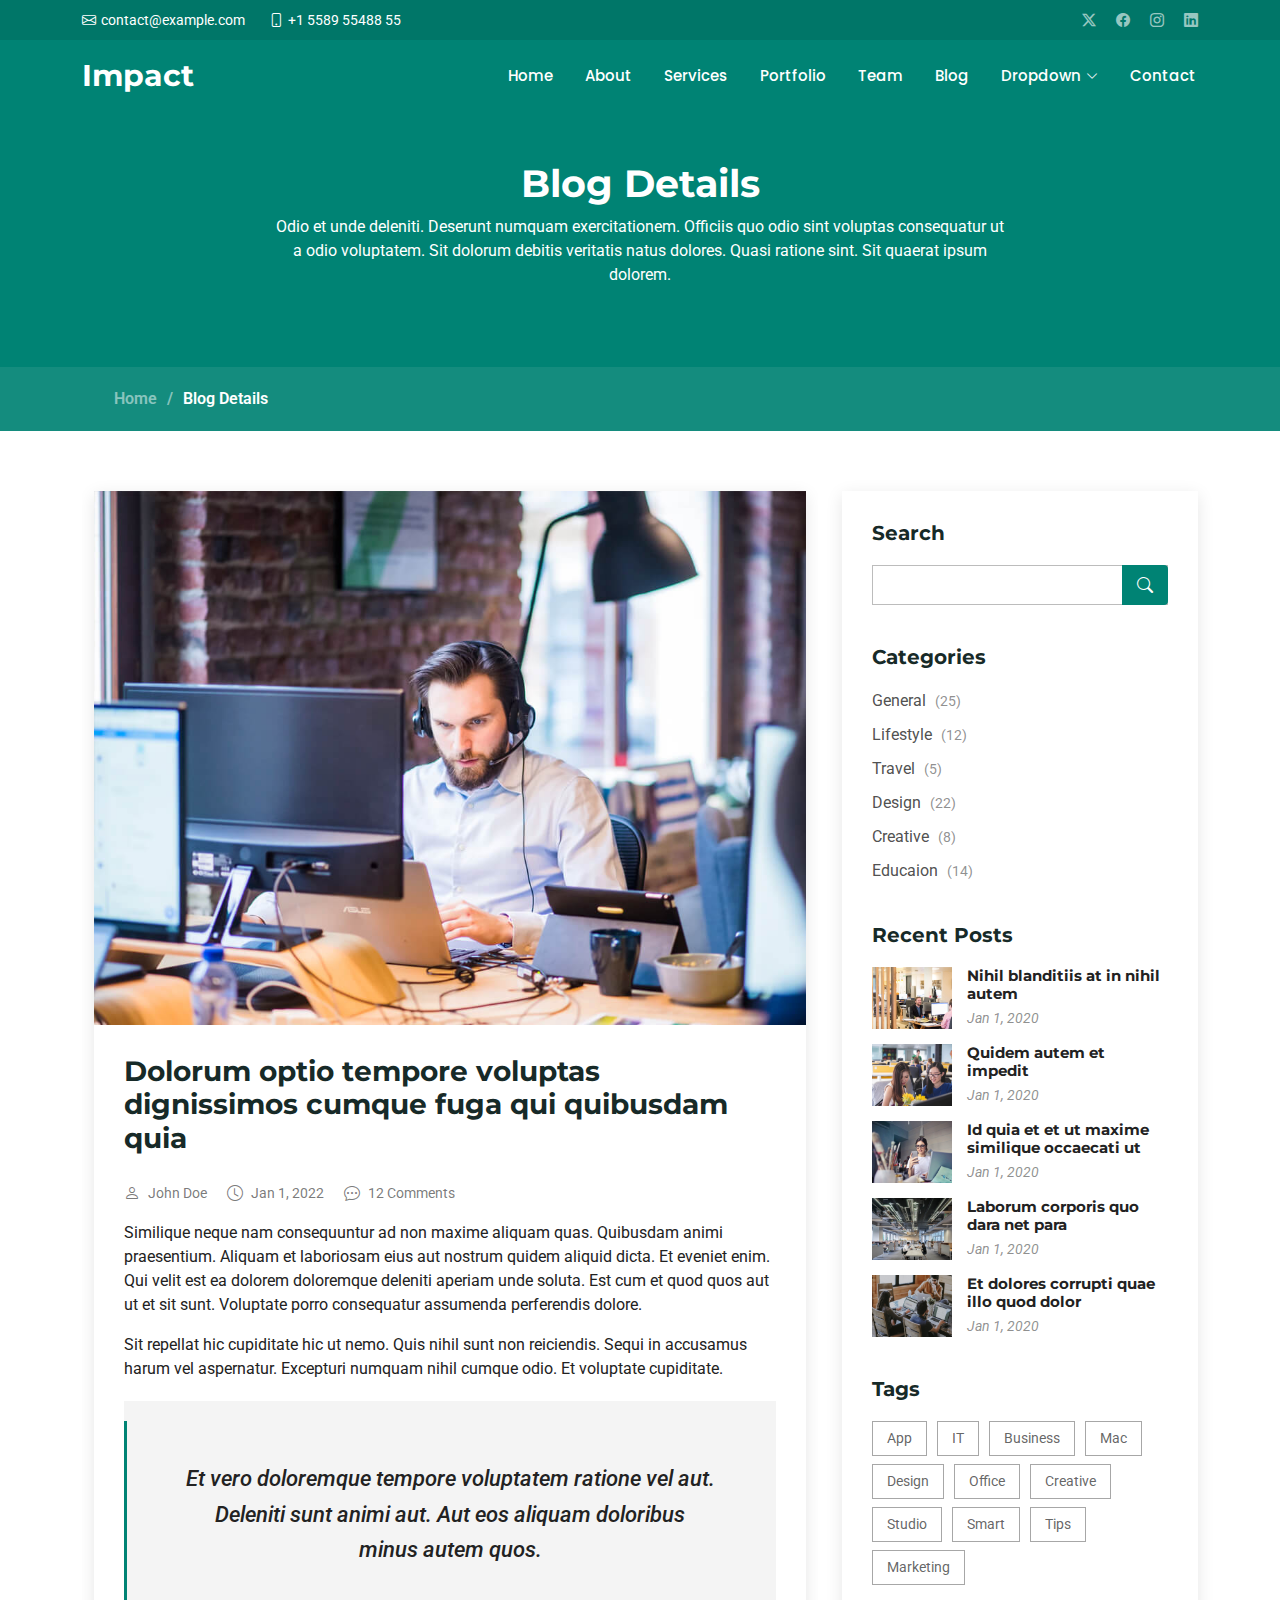
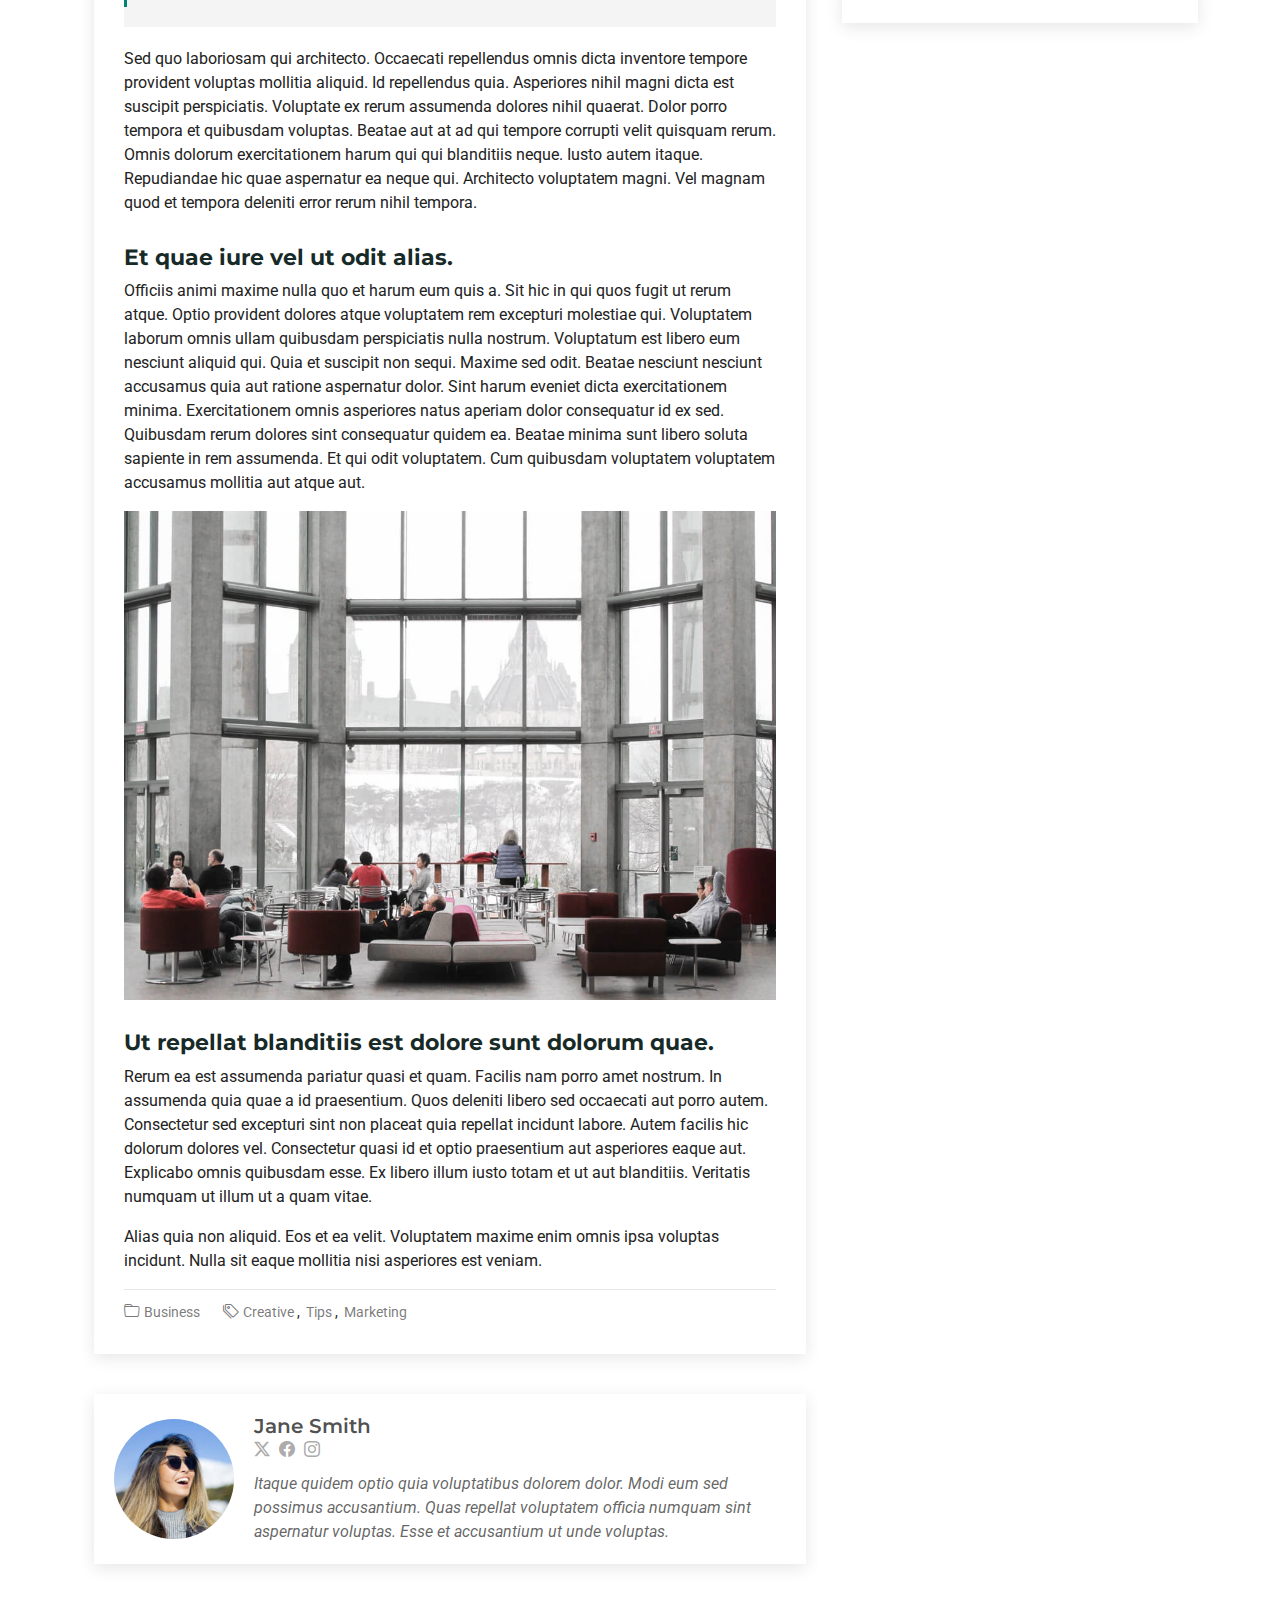
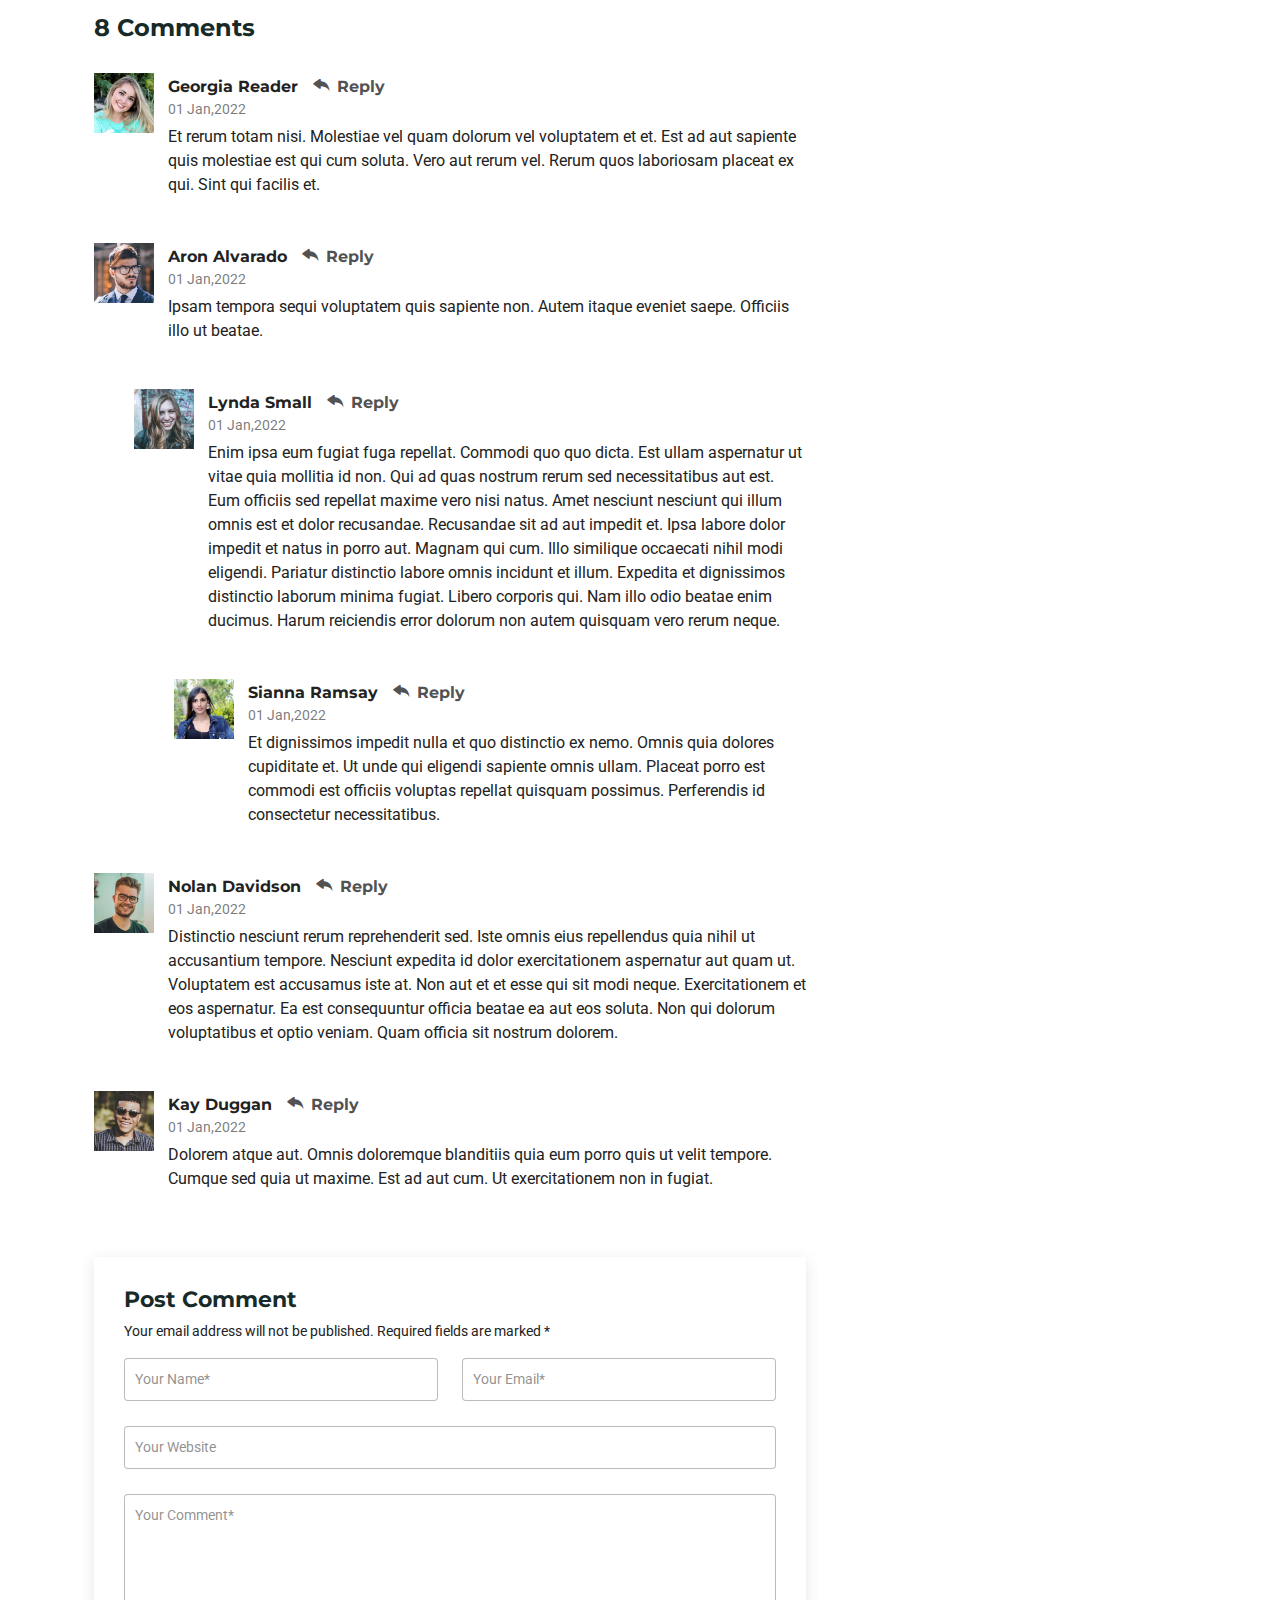
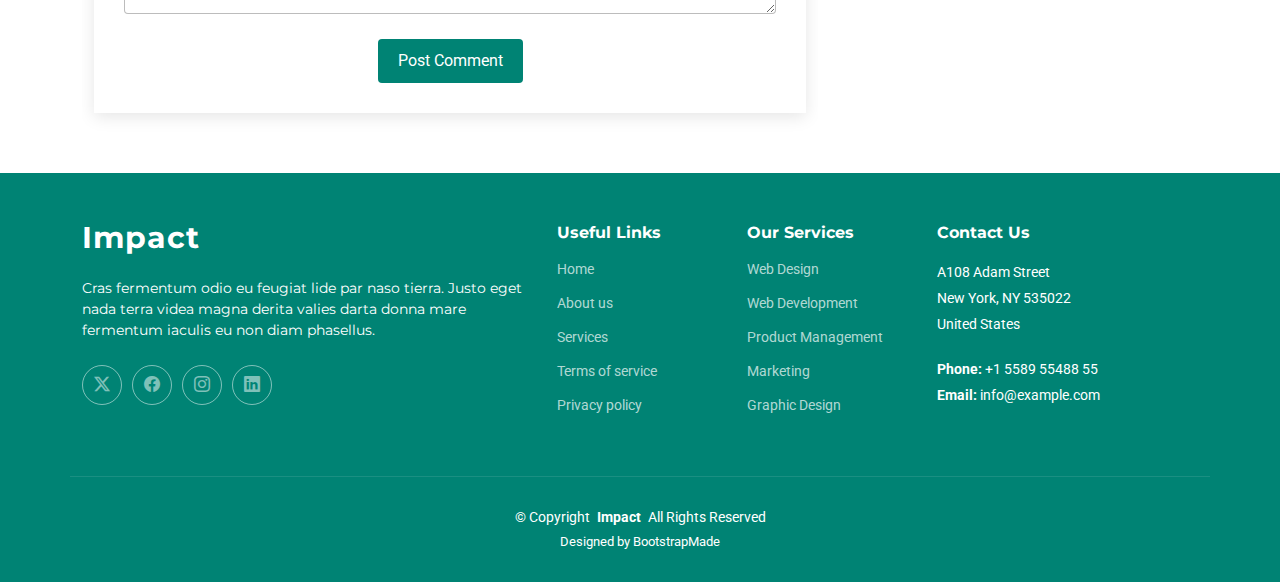
<file: origtemp/blog-details.html>
<!DOCTYPE html>
<html lang="en">

<head>
  <meta charset="utf-8">
  <meta content="width=device-width, initial-scale=1.0" name="viewport">
  <title>Blog Details - Impact Bootstrap Template</title>
  <meta name="description" content="">
  <meta name="keywords" content="">

  <!-- Favicons -->
  <link href="assets/img/favicon.png" rel="icon">
  <link href="assets/img/apple-touch-icon.png" rel="apple-touch-icon">

  <!-- Fonts -->
  <link href="https://fonts.googleapis.com" rel="preconnect">
  <link href="https://fonts.gstatic.com" rel="preconnect" crossorigin>
  <link href="https://fonts.googleapis.com/css2?family=Roboto:ital,wght@0,100;0,300;0,400;0,500;0,700;0,900;1,100;1,300;1,400;1,500;1,700;1,900&family=Montserrat:ital,wght@0,100;0,200;0,300;0,400;0,500;0,600;0,700;0,800;0,900;1,100;1,200;1,300;1,400;1,500;1,600;1,700;1,800;1,900&family=Poppins:ital,wght@0,100;0,200;0,300;0,400;0,500;0,600;0,700;0,800;0,900;1,100;1,200;1,300;1,400;1,500;1,600;1,700;1,800;1,900&display=swap" rel="stylesheet">

  <!-- Vendor CSS Files -->
  <link href="assets/vendor/bootstrap/css/bootstrap.min.css" rel="stylesheet">
  <link href="assets/vendor/bootstrap-icons/bootstrap-icons.css" rel="stylesheet">
  <link href="assets/vendor/aos/aos.css" rel="stylesheet">
  <link href="assets/vendor/glightbox/css/glightbox.min.css" rel="stylesheet">
  <link href="assets/vendor/swiper/swiper-bundle.min.css" rel="stylesheet">

  <!-- Main CSS File -->
  <link href="assets/css/main.css" rel="stylesheet">

  <!-- =======================================================
  * Template Name: Impact
  * Template URL: https://bootstrapmade.com/impact-bootstrap-business-website-template/
  * Updated: Aug 07 2024 with Bootstrap v5.3.3
  * Author: BootstrapMade.com
  * License: https://bootstrapmade.com/license/
  ======================================================== -->
</head>

<body class="blog-details-page">

  <header id="header" class="header fixed-top">

    <div class="topbar d-flex align-items-center">
      <div class="container d-flex justify-content-center justify-content-md-between">
        <div class="contact-info d-flex align-items-center">
          <i class="bi bi-envelope d-flex align-items-center"><a href="mailto:contact@example.com">contact@example.com</a></i>
          <i class="bi bi-phone d-flex align-items-center ms-4"><span>+1 5589 55488 55</span></i>
        </div>
        <div class="social-links d-none d-md-flex align-items-center">
          <a href="#" class="twitter"><i class="bi bi-twitter-x"></i></a>
          <a href="#" class="facebook"><i class="bi bi-facebook"></i></a>
          <a href="#" class="instagram"><i class="bi bi-instagram"></i></a>
          <a href="#" class="linkedin"><i class="bi bi-linkedin"></i></a>
        </div>
      </div>
    </div><!-- End Top Bar -->

    <div class="branding d-flex align-items-cente">

      <div class="container position-relative d-flex align-items-center justify-content-between">
        <a href="index.html" class="logo d-flex align-items-center">
          <!-- Uncomment the line below if you also wish to use an image logo -->
          <!-- <img src="assets/img/logo.png" alt=""> -->
          <h1 class="sitename">Impact</h1>
          <span>.</span>
        </a>

        <nav id="navmenu" class="navmenu">
          <ul>
            <li><a href="#hero">Home<br></a></li>
            <li><a href="#about">About</a></li>
            <li><a href="#services">Services</a></li>
            <li><a href="#portfolio">Portfolio</a></li>
            <li><a href="#team">Team</a></li>
            <li><a href="blog.html">Blog</a></li>
            <li class="dropdown"><a href="#"><span>Dropdown</span> <i class="bi bi-chevron-down toggle-dropdown"></i></a>
              <ul>
                <li><a href="#">Dropdown 1</a></li>
                <li class="dropdown"><a href="#"><span>Deep Dropdown</span> <i class="bi bi-chevron-down toggle-dropdown"></i></a>
                  <ul>
                    <li><a href="#">Deep Dropdown 1</a></li>
                    <li><a href="#">Deep Dropdown 2</a></li>
                    <li><a href="#">Deep Dropdown 3</a></li>
                    <li><a href="#">Deep Dropdown 4</a></li>
                    <li><a href="#">Deep Dropdown 5</a></li>
                  </ul>
                </li>
                <li><a href="#">Dropdown 2</a></li>
                <li><a href="#">Dropdown 3</a></li>
                <li><a href="#">Dropdown 4</a></li>
              </ul>
            </li>
            <li><a href="#contact">Contact</a></li>
          </ul>
          <i class="mobile-nav-toggle d-xl-none bi bi-list"></i>
        </nav>

      </div>

    </div>

  </header>

  <main class="main">

    <!-- Page Title -->
    <div class="page-title">
      <div class="heading">
        <div class="container">
          <div class="row d-flex justify-content-center text-center">
            <div class="col-lg-8">
              <h1>Blog Details</h1>
              <p class="mb-0">Odio et unde deleniti. Deserunt numquam exercitationem. Officiis quo odio sint voluptas consequatur ut a odio voluptatem. Sit dolorum debitis veritatis natus dolores. Quasi ratione sint. Sit quaerat ipsum dolorem.</p>
            </div>
          </div>
        </div>
      </div>
      <nav class="breadcrumbs">
        <div class="container">
          <ol>
            <li><a href="index.html">Home</a></li>
            <li class="current">Blog Details</li>
          </ol>
        </div>
      </nav>
    </div><!-- End Page Title -->

    <div class="container">
      <div class="row">

        <div class="col-lg-8">

          <!-- Blog Details Section -->
          <section id="blog-details" class="blog-details section">
            <div class="container">

              <article class="article">

                <div class="post-img">
                  <img src="assets/img/blog/blog-1.jpg" alt="" class="img-fluid">
                </div>

                <h2 class="title">Dolorum optio tempore voluptas dignissimos cumque fuga qui quibusdam quia</h2>

                <div class="meta-top">
                  <ul>
                    <li class="d-flex align-items-center"><i class="bi bi-person"></i> <a href="blog-details.html">John Doe</a></li>
                    <li class="d-flex align-items-center"><i class="bi bi-clock"></i> <a href="blog-details.html"><time datetime="2020-01-01">Jan 1, 2022</time></a></li>
                    <li class="d-flex align-items-center"><i class="bi bi-chat-dots"></i> <a href="blog-details.html">12 Comments</a></li>
                  </ul>
                </div><!-- End meta top -->

                <div class="content">
                  <p>
                    Similique neque nam consequuntur ad non maxime aliquam quas. Quibusdam animi praesentium. Aliquam et laboriosam eius aut nostrum quidem aliquid dicta.
                    Et eveniet enim. Qui velit est ea dolorem doloremque deleniti aperiam unde soluta. Est cum et quod quos aut ut et sit sunt. Voluptate porro consequatur assumenda perferendis dolore.
                  </p>

                  <p>
                    Sit repellat hic cupiditate hic ut nemo. Quis nihil sunt non reiciendis. Sequi in accusamus harum vel aspernatur. Excepturi numquam nihil cumque odio. Et voluptate cupiditate.
                  </p>

                  <blockquote>
                    <p>
                      Et vero doloremque tempore voluptatem ratione vel aut. Deleniti sunt animi aut. Aut eos aliquam doloribus minus autem quos.
                    </p>
                  </blockquote>

                  <p>
                    Sed quo laboriosam qui architecto. Occaecati repellendus omnis dicta inventore tempore provident voluptas mollitia aliquid. Id repellendus quia. Asperiores nihil magni dicta est suscipit perspiciatis. Voluptate ex rerum assumenda dolores nihil quaerat.
                    Dolor porro tempora et quibusdam voluptas. Beatae aut at ad qui tempore corrupti velit quisquam rerum. Omnis dolorum exercitationem harum qui qui blanditiis neque.
                    Iusto autem itaque. Repudiandae hic quae aspernatur ea neque qui. Architecto voluptatem magni. Vel magnam quod et tempora deleniti error rerum nihil tempora.
                  </p>

                  <h3>Et quae iure vel ut odit alias.</h3>
                  <p>
                    Officiis animi maxime nulla quo et harum eum quis a. Sit hic in qui quos fugit ut rerum atque. Optio provident dolores atque voluptatem rem excepturi molestiae qui. Voluptatem laborum omnis ullam quibusdam perspiciatis nulla nostrum. Voluptatum est libero eum nesciunt aliquid qui.
                    Quia et suscipit non sequi. Maxime sed odit. Beatae nesciunt nesciunt accusamus quia aut ratione aspernatur dolor. Sint harum eveniet dicta exercitationem minima. Exercitationem omnis asperiores natus aperiam dolor consequatur id ex sed. Quibusdam rerum dolores sint consequatur quidem ea.
                    Beatae minima sunt libero soluta sapiente in rem assumenda. Et qui odit voluptatem. Cum quibusdam voluptatem voluptatem accusamus mollitia aut atque aut.
                  </p>
                  <img src="assets/img/blog/blog-inside-post.jpg" class="img-fluid" alt="">

                  <h3>Ut repellat blanditiis est dolore sunt dolorum quae.</h3>
                  <p>
                    Rerum ea est assumenda pariatur quasi et quam. Facilis nam porro amet nostrum. In assumenda quia quae a id praesentium. Quos deleniti libero sed occaecati aut porro autem. Consectetur sed excepturi sint non placeat quia repellat incidunt labore. Autem facilis hic dolorum dolores vel.
                    Consectetur quasi id et optio praesentium aut asperiores eaque aut. Explicabo omnis quibusdam esse. Ex libero illum iusto totam et ut aut blanditiis. Veritatis numquam ut illum ut a quam vitae.
                  </p>
                  <p>
                    Alias quia non aliquid. Eos et ea velit. Voluptatem maxime enim omnis ipsa voluptas incidunt. Nulla sit eaque mollitia nisi asperiores est veniam.
                  </p>

                </div><!-- End post content -->

                <div class="meta-bottom">
                  <i class="bi bi-folder"></i>
                  <ul class="cats">
                    <li><a href="#">Business</a></li>
                  </ul>

                  <i class="bi bi-tags"></i>
                  <ul class="tags">
                    <li><a href="#">Creative</a></li>
                    <li><a href="#">Tips</a></li>
                    <li><a href="#">Marketing</a></li>
                  </ul>
                </div><!-- End meta bottom -->

              </article>

            </div>
          </section><!-- /Blog Details Section -->

          <!-- Blog Author Section -->
          <section id="blog-author" class="blog-author section">

            <div class="container">
              <div class="author-container d-flex align-items-center">
                <img src="assets/img/blog/blog-author.jpg" class="rounded-circle flex-shrink-0" alt="">
                <div>
                  <h4>Jane Smith</h4>
                  <div class="social-links">
                    <a href="https://x.com/#"><i class="bi bi-twitter-x"></i></a>
                    <a href="https://facebook.com/#"><i class="bi bi-facebook"></i></a>
                    <a href="https://instagram.com/#"><i class="biu bi-instagram"></i></a>
                  </div>
                  <p>
                    Itaque quidem optio quia voluptatibus dolorem dolor. Modi eum sed possimus accusantium. Quas repellat voluptatem officia numquam sint aspernatur voluptas. Esse et accusantium ut unde voluptas.
                  </p>
                </div>
              </div>
            </div>

          </section><!-- /Blog Author Section -->

          <!-- Blog Comments Section -->
          <section id="blog-comments" class="blog-comments section">

            <div class="container">

              <h4 class="comments-count">8 Comments</h4>

              <div id="comment-1" class="comment">
                <div class="d-flex">
                  <div class="comment-img"><img src="assets/img/blog/comments-1.jpg" alt=""></div>
                  <div>
                    <h5><a href="">Georgia Reader</a> <a href="#" class="reply"><i class="bi bi-reply-fill"></i> Reply</a></h5>
                    <time datetime="2020-01-01">01 Jan,2022</time>
                    <p>
                      Et rerum totam nisi. Molestiae vel quam dolorum vel voluptatem et et. Est ad aut sapiente quis molestiae est qui cum soluta.
                      Vero aut rerum vel. Rerum quos laboriosam placeat ex qui. Sint qui facilis et.
                    </p>
                  </div>
                </div>
              </div><!-- End comment #1 -->

              <div id="comment-2" class="comment">
                <div class="d-flex">
                  <div class="comment-img"><img src="assets/img/blog/comments-2.jpg" alt=""></div>
                  <div>
                    <h5><a href="">Aron Alvarado</a> <a href="#" class="reply"><i class="bi bi-reply-fill"></i> Reply</a></h5>
                    <time datetime="2020-01-01">01 Jan,2022</time>
                    <p>
                      Ipsam tempora sequi voluptatem quis sapiente non. Autem itaque eveniet saepe. Officiis illo ut beatae.
                    </p>
                  </div>
                </div>

                <div id="comment-reply-1" class="comment comment-reply">
                  <div class="d-flex">
                    <div class="comment-img"><img src="assets/img/blog/comments-3.jpg" alt=""></div>
                    <div>
                      <h5><a href="">Lynda Small</a> <a href="#" class="reply"><i class="bi bi-reply-fill"></i> Reply</a></h5>
                      <time datetime="2020-01-01">01 Jan,2022</time>
                      <p>
                        Enim ipsa eum fugiat fuga repellat. Commodi quo quo dicta. Est ullam aspernatur ut vitae quia mollitia id non. Qui ad quas nostrum rerum sed necessitatibus aut est. Eum officiis sed repellat maxime vero nisi natus. Amet nesciunt nesciunt qui illum omnis est et dolor recusandae.

                        Recusandae sit ad aut impedit et. Ipsa labore dolor impedit et natus in porro aut. Magnam qui cum. Illo similique occaecati nihil modi eligendi. Pariatur distinctio labore omnis incidunt et illum. Expedita et dignissimos distinctio laborum minima fugiat.

                        Libero corporis qui. Nam illo odio beatae enim ducimus. Harum reiciendis error dolorum non autem quisquam vero rerum neque.
                      </p>
                    </div>
                  </div>

                  <div id="comment-reply-2" class="comment comment-reply">
                    <div class="d-flex">
                      <div class="comment-img"><img src="assets/img/blog/comments-4.jpg" alt=""></div>
                      <div>
                        <h5><a href="">Sianna Ramsay</a> <a href="#" class="reply"><i class="bi bi-reply-fill"></i> Reply</a></h5>
                        <time datetime="2020-01-01">01 Jan,2022</time>
                        <p>
                          Et dignissimos impedit nulla et quo distinctio ex nemo. Omnis quia dolores cupiditate et. Ut unde qui eligendi sapiente omnis ullam. Placeat porro est commodi est officiis voluptas repellat quisquam possimus. Perferendis id consectetur necessitatibus.
                        </p>
                      </div>
                    </div>

                  </div><!-- End comment reply #2-->

                </div><!-- End comment reply #1-->

              </div><!-- End comment #2-->

              <div id="comment-3" class="comment">
                <div class="d-flex">
                  <div class="comment-img"><img src="assets/img/blog/comments-5.jpg" alt=""></div>
                  <div>
                    <h5><a href="">Nolan Davidson</a> <a href="#" class="reply"><i class="bi bi-reply-fill"></i> Reply</a></h5>
                    <time datetime="2020-01-01">01 Jan,2022</time>
                    <p>
                      Distinctio nesciunt rerum reprehenderit sed. Iste omnis eius repellendus quia nihil ut accusantium tempore. Nesciunt expedita id dolor exercitationem aspernatur aut quam ut. Voluptatem est accusamus iste at.
                      Non aut et et esse qui sit modi neque. Exercitationem et eos aspernatur. Ea est consequuntur officia beatae ea aut eos soluta. Non qui dolorum voluptatibus et optio veniam. Quam officia sit nostrum dolorem.
                    </p>
                  </div>
                </div>

              </div><!-- End comment #3 -->

              <div id="comment-4" class="comment">
                <div class="d-flex">
                  <div class="comment-img"><img src="assets/img/blog/comments-6.jpg" alt=""></div>
                  <div>
                    <h5><a href="">Kay Duggan</a> <a href="#" class="reply"><i class="bi bi-reply-fill"></i> Reply</a></h5>
                    <time datetime="2020-01-01">01 Jan,2022</time>
                    <p>
                      Dolorem atque aut. Omnis doloremque blanditiis quia eum porro quis ut velit tempore. Cumque sed quia ut maxime. Est ad aut cum. Ut exercitationem non in fugiat.
                    </p>
                  </div>
                </div>

              </div><!-- End comment #4 -->

            </div>

          </section><!-- /Blog Comments Section -->

          <!-- Comment Form Section -->
          <section id="comment-form" class="comment-form section">
            <div class="container">

              <form action="">

                <h4>Post Comment</h4>
                <p>Your email address will not be published. Required fields are marked * </p>
                <div class="row">
                  <div class="col-md-6 form-group">
                    <input name="name" type="text" class="form-control" placeholder="Your Name*">
                  </div>
                  <div class="col-md-6 form-group">
                    <input name="email" type="text" class="form-control" placeholder="Your Email*">
                  </div>
                </div>
                <div class="row">
                  <div class="col form-group">
                    <input name="website" type="text" class="form-control" placeholder="Your Website">
                  </div>
                </div>
                <div class="row">
                  <div class="col form-group">
                    <textarea name="comment" class="form-control" placeholder="Your Comment*"></textarea>
                  </div>
                </div>

                <div class="text-center">
                  <button type="submit" class="btn btn-primary">Post Comment</button>
                </div>

              </form>

            </div>
          </section><!-- /Comment Form Section -->

        </div>

        <div class="col-lg-4 sidebar">

          <div class="widgets-container">

            <!-- Search Widget -->
            <div class="search-widget widget-item">

              <h3 class="widget-title">Search</h3>
              <form action="">
                <input type="text">
                <button type="submit" title="Search"><i class="bi bi-search"></i></button>
              </form>

            </div><!--/Search Widget -->

            <!-- Categories Widget -->
            <div class="categories-widget widget-item">

              <h3 class="widget-title">Categories</h3>
              <ul class="mt-3">
                <li><a href="#">General <span>(25)</span></a></li>
                <li><a href="#">Lifestyle <span>(12)</span></a></li>
                <li><a href="#">Travel <span>(5)</span></a></li>
                <li><a href="#">Design <span>(22)</span></a></li>
                <li><a href="#">Creative <span>(8)</span></a></li>
                <li><a href="#">Educaion <span>(14)</span></a></li>
              </ul>

            </div><!--/Categories Widget -->

            <!-- Recent Posts Widget -->
            <div class="recent-posts-widget widget-item">

              <h3 class="widget-title">Recent Posts</h3>

              <div class="post-item">
                <img src="assets/img/blog/blog-recent-1.jpg" alt="" class="flex-shrink-0">
                <div>
                  <h4><a href="blog-details.html">Nihil blanditiis at in nihil autem</a></h4>
                  <time datetime="2020-01-01">Jan 1, 2020</time>
                </div>
              </div><!-- End recent post item-->

              <div class="post-item">
                <img src="assets/img/blog/blog-recent-2.jpg" alt="" class="flex-shrink-0">
                <div>
                  <h4><a href="blog-details.html">Quidem autem et impedit</a></h4>
                  <time datetime="2020-01-01">Jan 1, 2020</time>
                </div>
              </div><!-- End recent post item-->

              <div class="post-item">
                <img src="assets/img/blog/blog-recent-3.jpg" alt="" class="flex-shrink-0">
                <div>
                  <h4><a href="blog-details.html">Id quia et et ut maxime similique occaecati ut</a></h4>
                  <time datetime="2020-01-01">Jan 1, 2020</time>
                </div>
              </div><!-- End recent post item-->

              <div class="post-item">
                <img src="assets/img/blog/blog-recent-4.jpg" alt="" class="flex-shrink-0">
                <div>
                  <h4><a href="blog-details.html">Laborum corporis quo dara net para</a></h4>
                  <time datetime="2020-01-01">Jan 1, 2020</time>
                </div>
              </div><!-- End recent post item-->

              <div class="post-item">
                <img src="assets/img/blog/blog-recent-5.jpg" alt="" class="flex-shrink-0">
                <div>
                  <h4><a href="blog-details.html">Et dolores corrupti quae illo quod dolor</a></h4>
                  <time datetime="2020-01-01">Jan 1, 2020</time>
                </div>
              </div><!-- End recent post item-->

            </div><!--/Recent Posts Widget -->

            <!-- Tags Widget -->
            <div class="tags-widget widget-item">

              <h3 class="widget-title">Tags</h3>
              <ul>
                <li><a href="#">App</a></li>
                <li><a href="#">IT</a></li>
                <li><a href="#">Business</a></li>
                <li><a href="#">Mac</a></li>
                <li><a href="#">Design</a></li>
                <li><a href="#">Office</a></li>
                <li><a href="#">Creative</a></li>
                <li><a href="#">Studio</a></li>
                <li><a href="#">Smart</a></li>
                <li><a href="#">Tips</a></li>
                <li><a href="#">Marketing</a></li>
              </ul>

            </div><!--/Tags Widget -->

          </div>

        </div>

      </div>
    </div>

  </main>

  <footer id="footer" class="footer accent-background">

    <div class="container footer-top">
      <div class="row gy-4">
        <div class="col-lg-5 col-md-12 footer-about">
          <a href="index.html" class="logo d-flex align-items-center">
            <span class="sitename">Impact</span>
          </a>
          <p>Cras fermentum odio eu feugiat lide par naso tierra. Justo eget nada terra videa magna derita valies darta donna mare fermentum iaculis eu non diam phasellus.</p>
          <div class="social-links d-flex mt-4">
            <a href=""><i class="bi bi-twitter-x"></i></a>
            <a href=""><i class="bi bi-facebook"></i></a>
            <a href=""><i class="bi bi-instagram"></i></a>
            <a href=""><i class="bi bi-linkedin"></i></a>
          </div>
        </div>

        <div class="col-lg-2 col-6 footer-links">
          <h4>Useful Links</h4>
          <ul>
            <li><a href="#">Home</a></li>
            <li><a href="#">About us</a></li>
            <li><a href="#">Services</a></li>
            <li><a href="#">Terms of service</a></li>
            <li><a href="#">Privacy policy</a></li>
          </ul>
        </div>

        <div class="col-lg-2 col-6 footer-links">
          <h4>Our Services</h4>
          <ul>
            <li><a href="#">Web Design</a></li>
            <li><a href="#">Web Development</a></li>
            <li><a href="#">Product Management</a></li>
            <li><a href="#">Marketing</a></li>
            <li><a href="#">Graphic Design</a></li>
          </ul>
        </div>

        <div class="col-lg-3 col-md-12 footer-contact text-center text-md-start">
          <h4>Contact Us</h4>
          <p>A108 Adam Street</p>
          <p>New York, NY 535022</p>
          <p>United States</p>
          <p class="mt-4"><strong>Phone:</strong> <span>+1 5589 55488 55</span></p>
          <p><strong>Email:</strong> <span>info@example.com</span></p>
        </div>

      </div>
    </div>

    <div class="container copyright text-center mt-4">
      <p>© <span>Copyright</span> <strong class="px-1 sitename">Impact</strong> <span>All Rights Reserved</span></p>
      <div class="credits">
        <!-- All the links in the footer should remain intact. -->
        <!-- You can delete the links only if you've purchased the pro version. -->
        <!-- Licensing information: https://bootstrapmade.com/license/ -->
        <!-- Purchase the pro version with working PHP/AJAX contact form: [buy-url] -->
        Designed by <a href="https://bootstrapmade.com/">BootstrapMade</a>
      </div>
    </div>

  </footer>

  <!-- Scroll Top -->
  <a href="#" id="scroll-top" class="scroll-top d-flex align-items-center justify-content-center"><i class="bi bi-arrow-up-short"></i></a>

  <!-- Preloader -->
  <div id="preloader"></div>

  <!-- Vendor JS Files -->
  <script src="assets/vendor/bootstrap/js/bootstrap.bundle.min.js"></script>
  <script src="assets/vendor/php-email-form/validate.js"></script>
  <script src="assets/vendor/aos/aos.js"></script>
  <script src="assets/vendor/glightbox/js/glightbox.min.js"></script>
  <script src="assets/vendor/swiper/swiper-bundle.min.js"></script>
  <script src="assets/vendor/purecounter/purecounter_vanilla.js"></script>
  <script src="assets/vendor/imagesloaded/imagesloaded.pkgd.min.js"></script>
  <script src="assets/vendor/isotope-layout/isotope.pkgd.min.js"></script>

  <!-- Main JS File -->
  <script src="assets/js/main.js"></script>

</body>

</html>
</file>
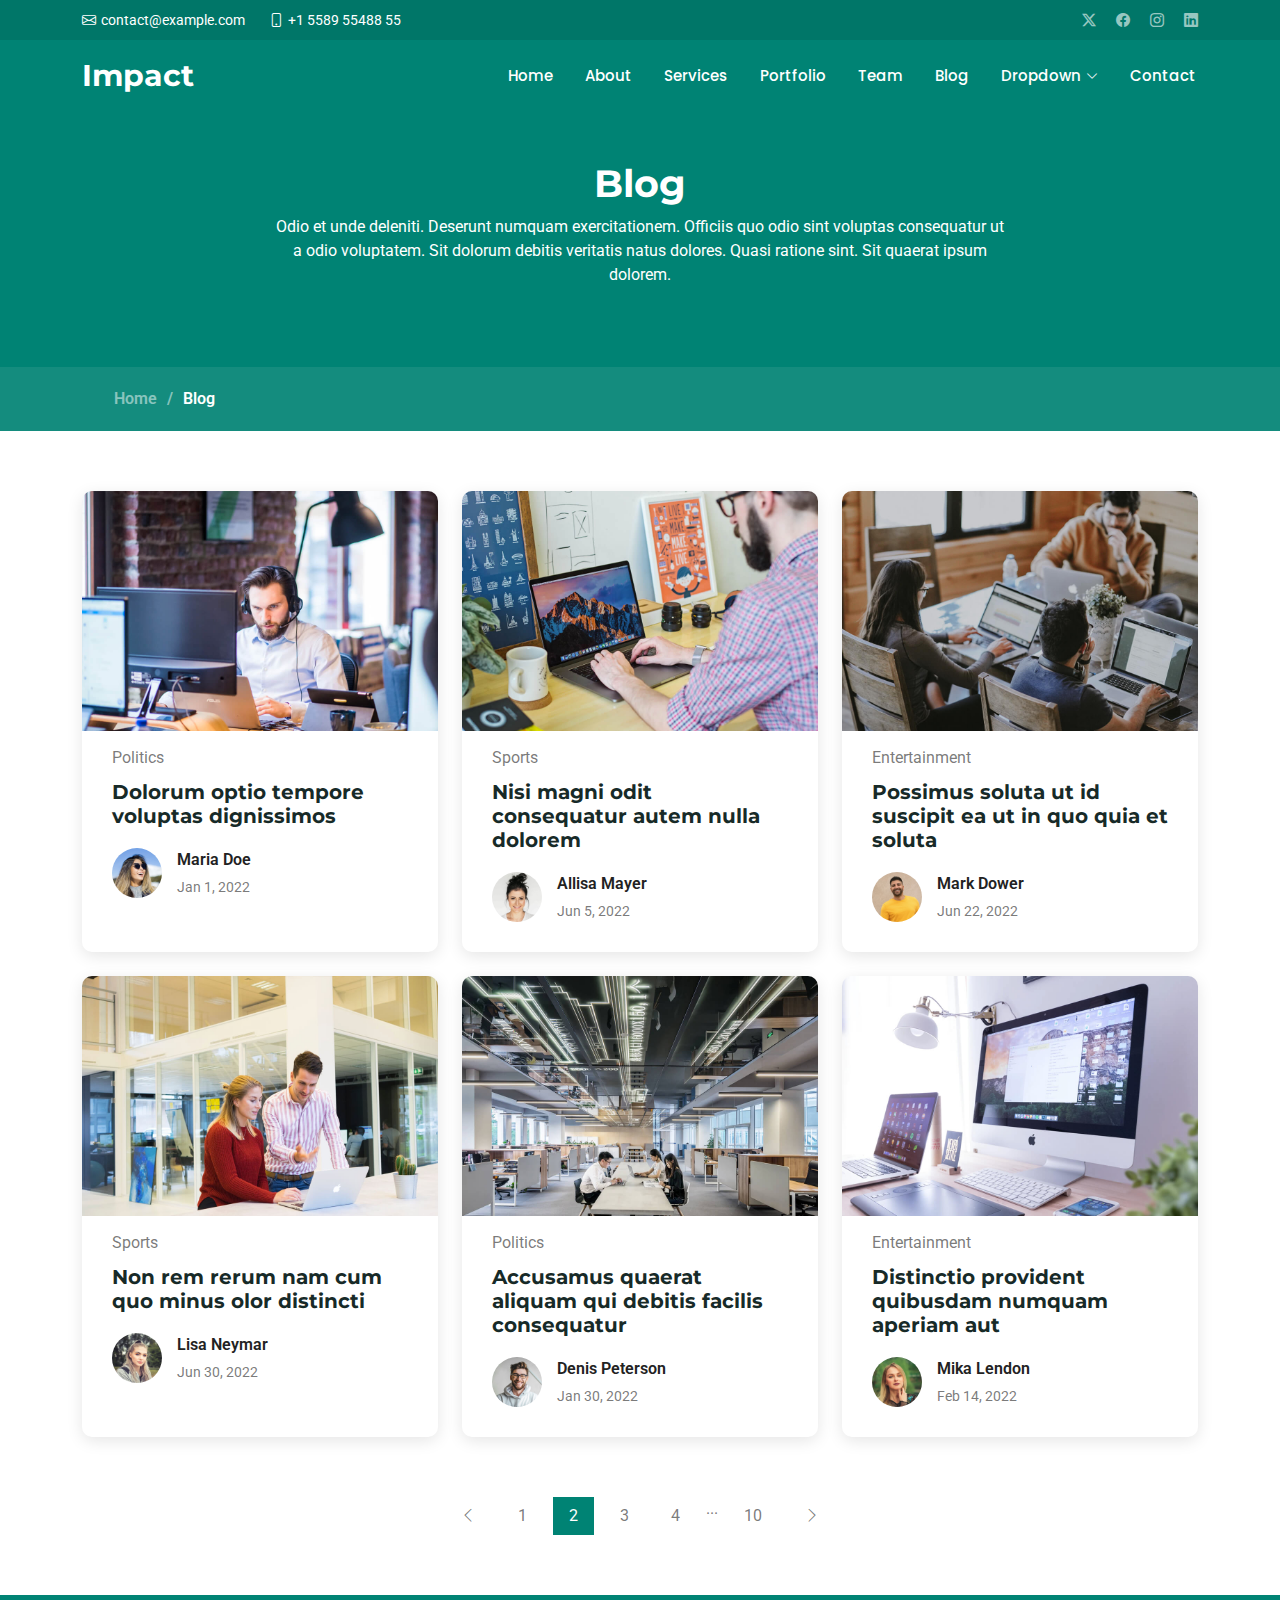
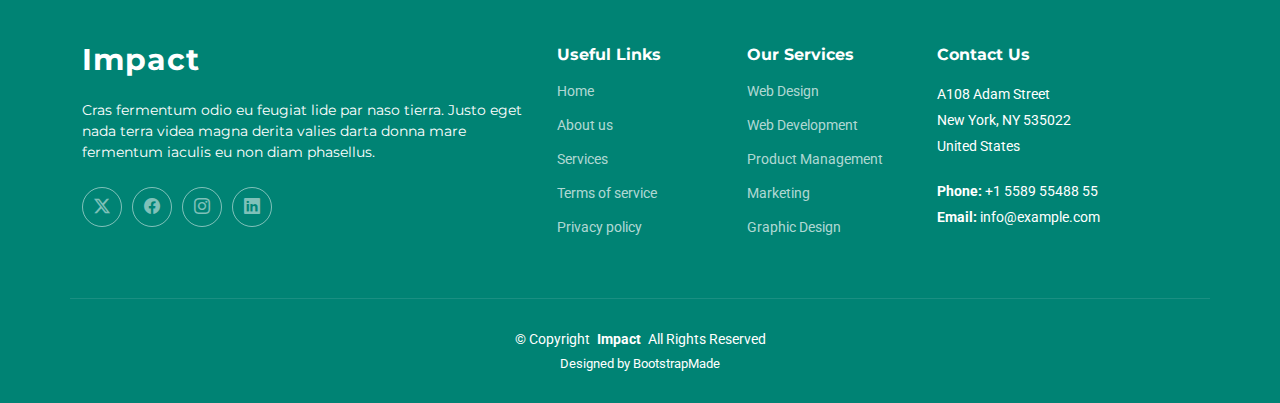
<file: origtemp/blog.html>
<!DOCTYPE html>
<html lang="en">

<head>
  <meta charset="utf-8">
  <meta content="width=device-width, initial-scale=1.0" name="viewport">
  <title>Blog - Impact Bootstrap Template</title>
  <meta name="description" content="">
  <meta name="keywords" content="">

  <!-- Favicons -->
  <link href="assets/img/favicon.png" rel="icon">
  <link href="assets/img/apple-touch-icon.png" rel="apple-touch-icon">

  <!-- Fonts -->
  <link href="https://fonts.googleapis.com" rel="preconnect">
  <link href="https://fonts.gstatic.com" rel="preconnect" crossorigin>
  <link href="https://fonts.googleapis.com/css2?family=Roboto:ital,wght@0,100;0,300;0,400;0,500;0,700;0,900;1,100;1,300;1,400;1,500;1,700;1,900&family=Montserrat:ital,wght@0,100;0,200;0,300;0,400;0,500;0,600;0,700;0,800;0,900;1,100;1,200;1,300;1,400;1,500;1,600;1,700;1,800;1,900&family=Poppins:ital,wght@0,100;0,200;0,300;0,400;0,500;0,600;0,700;0,800;0,900;1,100;1,200;1,300;1,400;1,500;1,600;1,700;1,800;1,900&display=swap" rel="stylesheet">

  <!-- Vendor CSS Files -->
  <link href="assets/vendor/bootstrap/css/bootstrap.min.css" rel="stylesheet">
  <link href="assets/vendor/bootstrap-icons/bootstrap-icons.css" rel="stylesheet">
  <link href="assets/vendor/aos/aos.css" rel="stylesheet">
  <link href="assets/vendor/glightbox/css/glightbox.min.css" rel="stylesheet">
  <link href="assets/vendor/swiper/swiper-bundle.min.css" rel="stylesheet">

  <!-- Main CSS File -->
  <link href="assets/css/main.css" rel="stylesheet">

  <!-- =======================================================
  * Template Name: Impact
  * Template URL: https://bootstrapmade.com/impact-bootstrap-business-website-template/
  * Updated: Aug 07 2024 with Bootstrap v5.3.3
  * Author: BootstrapMade.com
  * License: https://bootstrapmade.com/license/
  ======================================================== -->
</head>

<body class="blog-page">

  <header id="header" class="header fixed-top">

    <div class="topbar d-flex align-items-center">
      <div class="container d-flex justify-content-center justify-content-md-between">
        <div class="contact-info d-flex align-items-center">
          <i class="bi bi-envelope d-flex align-items-center"><a href="mailto:contact@example.com">contact@example.com</a></i>
          <i class="bi bi-phone d-flex align-items-center ms-4"><span>+1 5589 55488 55</span></i>
        </div>
        <div class="social-links d-none d-md-flex align-items-center">
          <a href="#" class="twitter"><i class="bi bi-twitter-x"></i></a>
          <a href="#" class="facebook"><i class="bi bi-facebook"></i></a>
          <a href="#" class="instagram"><i class="bi bi-instagram"></i></a>
          <a href="#" class="linkedin"><i class="bi bi-linkedin"></i></a>
        </div>
      </div>
    </div><!-- End Top Bar -->

    <div class="branding d-flex align-items-cente">

      <div class="container position-relative d-flex align-items-center justify-content-between">
        <a href="index.html" class="logo d-flex align-items-center">
          <!-- Uncomment the line below if you also wish to use an image logo -->
          <!-- <img src="assets/img/logo.png" alt=""> -->
          <h1 class="sitename">Impact</h1>
          <span>.</span>
        </a>

        <nav id="navmenu" class="navmenu">
          <ul>
            <li><a href="#hero">Home<br></a></li>
            <li><a href="#about">About</a></li>
            <li><a href="#services">Services</a></li>
            <li><a href="#portfolio">Portfolio</a></li>
            <li><a href="#team">Team</a></li>
            <li><a href="blog.html" class="active">Blog</a></li>
            <li class="dropdown"><a href="#"><span>Dropdown</span> <i class="bi bi-chevron-down toggle-dropdown"></i></a>
              <ul>
                <li><a href="#">Dropdown 1</a></li>
                <li class="dropdown"><a href="#"><span>Deep Dropdown</span> <i class="bi bi-chevron-down toggle-dropdown"></i></a>
                  <ul>
                    <li><a href="#">Deep Dropdown 1</a></li>
                    <li><a href="#">Deep Dropdown 2</a></li>
                    <li><a href="#">Deep Dropdown 3</a></li>
                    <li><a href="#">Deep Dropdown 4</a></li>
                    <li><a href="#">Deep Dropdown 5</a></li>
                  </ul>
                </li>
                <li><a href="#">Dropdown 2</a></li>
                <li><a href="#">Dropdown 3</a></li>
                <li><a href="#">Dropdown 4</a></li>
              </ul>
            </li>
            <li><a href="#contact">Contact</a></li>
          </ul>
          <i class="mobile-nav-toggle d-xl-none bi bi-list"></i>
        </nav>

      </div>

    </div>

  </header>

  <main class="main">

    <!-- Page Title -->
    <div class="page-title">
      <div class="heading">
        <div class="container">
          <div class="row d-flex justify-content-center text-center">
            <div class="col-lg-8">
              <h1>Blog</h1>
              <p class="mb-0">Odio et unde deleniti. Deserunt numquam exercitationem. Officiis quo odio sint voluptas consequatur ut a odio voluptatem. Sit dolorum debitis veritatis natus dolores. Quasi ratione sint. Sit quaerat ipsum dolorem.</p>
            </div>
          </div>
        </div>
      </div>
      <nav class="breadcrumbs">
        <div class="container">
          <ol>
            <li><a href="index.html">Home</a></li>
            <li class="current">Blog</li>
          </ol>
        </div>
      </nav>
    </div><!-- End Page Title -->

    <!-- Blog Posts Section -->
    <section id="blog-posts" class="blog-posts section">

      <div class="container">
        <div class="row gy-4">

          <div class="col-lg-4">
            <article>

              <div class="post-img">
                <img src="assets/img/blog/blog-1.jpg" alt="" class="img-fluid">
              </div>

              <p class="post-category">Politics</p>

              <h2 class="title">
                <a href="blog-details.html">Dolorum optio tempore voluptas dignissimos</a>
              </h2>

              <div class="d-flex align-items-center">
                <img src="assets/img/blog/blog-author.jpg" alt="" class="img-fluid post-author-img flex-shrink-0">
                <div class="post-meta">
                  <p class="post-author">Maria Doe</p>
                  <p class="post-date">
                    <time datetime="2022-01-01">Jan 1, 2022</time>
                  </p>
                </div>
              </div>

            </article>
          </div><!-- End post list item -->

          <div class="col-lg-4">
            <article>

              <div class="post-img">
                <img src="assets/img/blog/blog-2.jpg" alt="" class="img-fluid">
              </div>

              <p class="post-category">Sports</p>

              <h2 class="title">
                <a href="blog-details.html">Nisi magni odit consequatur autem nulla dolorem</a>
              </h2>

              <div class="d-flex align-items-center">
                <img src="assets/img/blog/blog-author-2.jpg" alt="" class="img-fluid post-author-img flex-shrink-0">
                <div class="post-meta">
                  <p class="post-author">Allisa Mayer</p>
                  <p class="post-date">
                    <time datetime="2022-01-01">Jun 5, 2022</time>
                  </p>
                </div>
              </div>

            </article>
          </div><!-- End post list item -->

          <div class="col-lg-4">
            <article>

              <div class="post-img">
                <img src="assets/img/blog/blog-3.jpg" alt="" class="img-fluid">
              </div>

              <p class="post-category">Entertainment</p>

              <h2 class="title">
                <a href="blog-details.html">Possimus soluta ut id suscipit ea ut in quo quia et soluta</a>
              </h2>

              <div class="d-flex align-items-center">
                <img src="assets/img/blog/blog-author-3.jpg" alt="" class="img-fluid post-author-img flex-shrink-0">
                <div class="post-meta">
                  <p class="post-author">Mark Dower</p>
                  <p class="post-date">
                    <time datetime="2022-01-01">Jun 22, 2022</time>
                  </p>
                </div>
              </div>

            </article>
          </div><!-- End post list item -->

          <div class="col-lg-4">
            <article>

              <div class="post-img">
                <img src="assets/img/blog/blog-4.jpg" alt="" class="img-fluid">
              </div>

              <p class="post-category">Sports</p>

              <h2 class="title">
                <a href="blog-details.html">Non rem rerum nam cum quo minus olor distincti</a>
              </h2>

              <div class="d-flex align-items-center">
                <img src="assets/img/blog/blog-author-4.jpg" alt="" class="img-fluid post-author-img flex-shrink-0">
                <div class="post-meta">
                  <p class="post-author">Lisa Neymar</p>
                  <p class="post-date">
                    <time datetime="2022-01-01">Jun 30, 2022</time>
                  </p>
                </div>
              </div>

            </article>
          </div><!-- End post list item -->

          <div class="col-lg-4">
            <article>

              <div class="post-img">
                <img src="assets/img/blog/blog-5.jpg" alt="" class="img-fluid">
              </div>

              <p class="post-category">Politics</p>

              <h2 class="title">
                <a href="blog-details.html">Accusamus quaerat aliquam qui debitis facilis consequatur</a>
              </h2>

              <div class="d-flex align-items-center">
                <img src="assets/img/blog/blog-author-5.jpg" alt="" class="img-fluid post-author-img flex-shrink-0">
                <div class="post-meta">
                  <p class="post-author">Denis Peterson</p>
                  <p class="post-date">
                    <time datetime="2022-01-01">Jan 30, 2022</time>
                  </p>
                </div>
              </div>

            </article>
          </div><!-- End post list item -->

          <div class="col-lg-4">
            <article>

              <div class="post-img">
                <img src="assets/img/blog/blog-6.jpg" alt="" class="img-fluid">
              </div>

              <p class="post-category">Entertainment</p>

              <h2 class="title">
                <a href="blog-details.html">Distinctio provident quibusdam numquam aperiam aut</a>
              </h2>

              <div class="d-flex align-items-center">
                <img src="assets/img/blog/blog-author-6.jpg" alt="" class="img-fluid post-author-img flex-shrink-0">
                <div class="post-meta">
                  <p class="post-author">Mika Lendon</p>
                  <p class="post-date">
                    <time datetime="2022-01-01">Feb 14, 2022</time>
                  </p>
                </div>
              </div>

            </article>
          </div><!-- End post list item -->

        </div>
      </div>

    </section><!-- /Blog Posts Section -->

    <!-- Blog Pagination Section -->
    <section id="blog-pagination" class="blog-pagination section">

      <div class="container">
        <div class="d-flex justify-content-center">
          <ul>
            <li><a href="#"><i class="bi bi-chevron-left"></i></a></li>
            <li><a href="#">1</a></li>
            <li><a href="#" class="active">2</a></li>
            <li><a href="#">3</a></li>
            <li><a href="#">4</a></li>
            <li>...</li>
            <li><a href="#">10</a></li>
            <li><a href="#"><i class="bi bi-chevron-right"></i></a></li>
          </ul>
        </div>
      </div>

    </section><!-- /Blog Pagination Section -->

  </main>

  <footer id="footer" class="footer accent-background">

    <div class="container footer-top">
      <div class="row gy-4">
        <div class="col-lg-5 col-md-12 footer-about">
          <a href="index.html" class="logo d-flex align-items-center">
            <span class="sitename">Impact</span>
          </a>
          <p>Cras fermentum odio eu feugiat lide par naso tierra. Justo eget nada terra videa magna derita valies darta donna mare fermentum iaculis eu non diam phasellus.</p>
          <div class="social-links d-flex mt-4">
            <a href=""><i class="bi bi-twitter-x"></i></a>
            <a href=""><i class="bi bi-facebook"></i></a>
            <a href=""><i class="bi bi-instagram"></i></a>
            <a href=""><i class="bi bi-linkedin"></i></a>
          </div>
        </div>

        <div class="col-lg-2 col-6 footer-links">
          <h4>Useful Links</h4>
          <ul>
            <li><a href="#">Home</a></li>
            <li><a href="#">About us</a></li>
            <li><a href="#">Services</a></li>
            <li><a href="#">Terms of service</a></li>
            <li><a href="#">Privacy policy</a></li>
          </ul>
        </div>

        <div class="col-lg-2 col-6 footer-links">
          <h4>Our Services</h4>
          <ul>
            <li><a href="#">Web Design</a></li>
            <li><a href="#">Web Development</a></li>
            <li><a href="#">Product Management</a></li>
            <li><a href="#">Marketing</a></li>
            <li><a href="#">Graphic Design</a></li>
          </ul>
        </div>

        <div class="col-lg-3 col-md-12 footer-contact text-center text-md-start">
          <h4>Contact Us</h4>
          <p>A108 Adam Street</p>
          <p>New York, NY 535022</p>
          <p>United States</p>
          <p class="mt-4"><strong>Phone:</strong> <span>+1 5589 55488 55</span></p>
          <p><strong>Email:</strong> <span>info@example.com</span></p>
        </div>

      </div>
    </div>

    <div class="container copyright text-center mt-4">
      <p>© <span>Copyright</span> <strong class="px-1 sitename">Impact</strong> <span>All Rights Reserved</span></p>
      <div class="credits">
        <!-- All the links in the footer should remain intact. -->
        <!-- You can delete the links only if you've purchased the pro version. -->
        <!-- Licensing information: https://bootstrapmade.com/license/ -->
        <!-- Purchase the pro version with working PHP/AJAX contact form: [buy-url] -->
        Designed by <a href="https://bootstrapmade.com/">BootstrapMade</a>
      </div>
    </div>

  </footer>

  <!-- Scroll Top -->
  <a href="#" id="scroll-top" class="scroll-top d-flex align-items-center justify-content-center"><i class="bi bi-arrow-up-short"></i></a>

  <!-- Preloader -->
  <div id="preloader"></div>

  <!-- Vendor JS Files -->
  <script src="assets/vendor/bootstrap/js/bootstrap.bundle.min.js"></script>
  <script src="assets/vendor/php-email-form/validate.js"></script>
  <script src="assets/vendor/aos/aos.js"></script>
  <script src="assets/vendor/glightbox/js/glightbox.min.js"></script>
  <script src="assets/vendor/swiper/swiper-bundle.min.js"></script>
  <script src="assets/vendor/purecounter/purecounter_vanilla.js"></script>
  <script src="assets/vendor/imagesloaded/imagesloaded.pkgd.min.js"></script>
  <script src="assets/vendor/isotope-layout/isotope.pkgd.min.js"></script>

  <!-- Main JS File -->
  <script src="assets/js/main.js"></script>

</body>

</html>
</file>
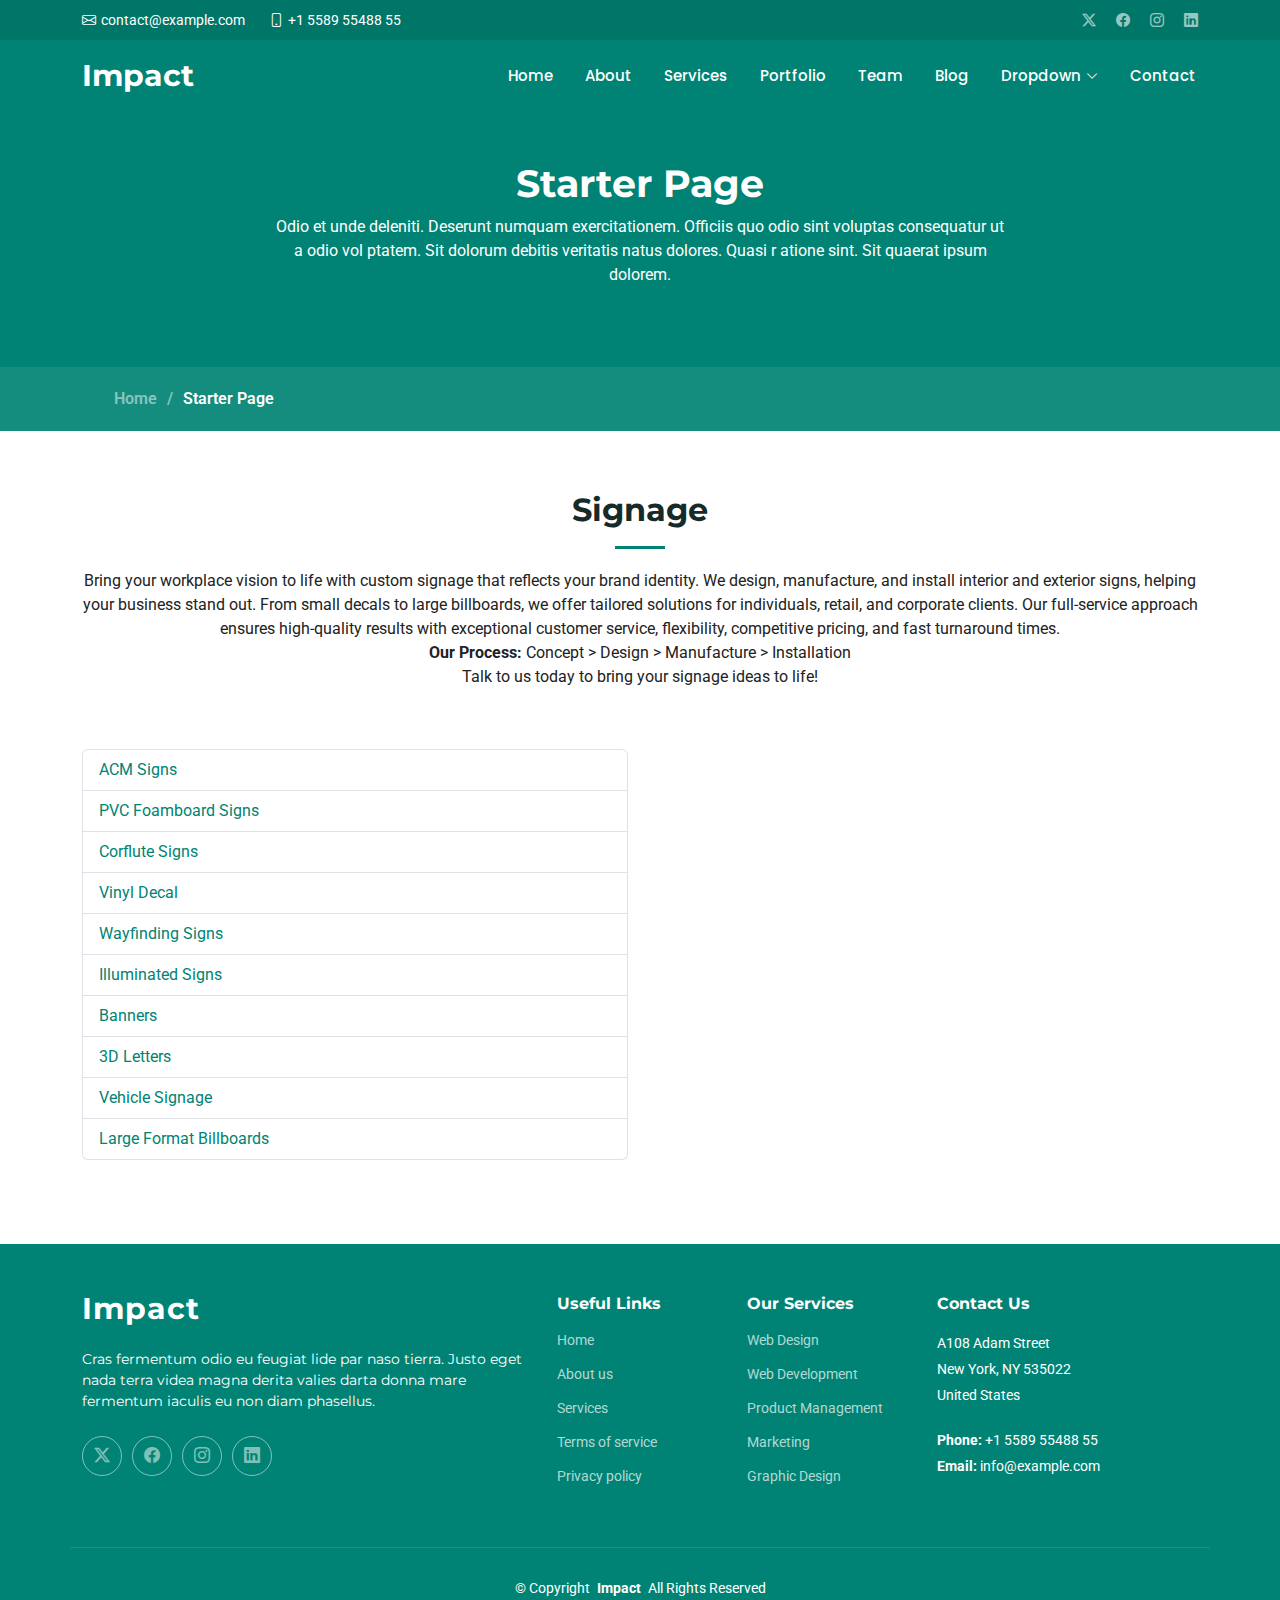
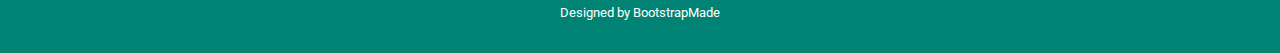
<file: origtemp/detail-item.html>
<!DOCTYPE html>
<html lang="en">

<head>
  <meta charset="utf-8">
  <meta content="width=device-width, initial-scale=1.0" name="viewport">
  <title>Starter Page - Impact Bootstrap Template</title>
  <meta name="description" content="">
  <meta name="keywords" content="">

  <!-- Favicons -->
  <link href="assets/img/favicon.png" rel="icon">
  <link href="assets/img/apple-touch-icon.png" rel="apple-touch-icon">

  <!-- Fonts -->
  <link href="https://fonts.googleapis.com" rel="preconnect">
  <link href="https://fonts.gstatic.com" rel="preconnect" crossorigin>
  <link href="https://fonts.googleapis.com/css2?family=Roboto:ital,wght@0,100;0,300;0,400;0,500;0,700;0,900;1,100;1,300;1,400;1,500;1,700;1,900&family=Montserrat:ital,wght@0,100;0,200;0,300;0,400;0,500;0,600;0,700;0,800;0,900;1,100;1,200;1,300;1,400;1,500;1,600;1,700;1,800;1,900&family=Poppins:ital,wght@0,100;0,200;0,300;0,400;0,500;0,600;0,700;0,800;0,900;1,100;1,200;1,300;1,400;1,500;1,600;1,700;1,800;1,900&display=swap" rel="stylesheet">

  <!-- Vendor CSS Files -->
  <link href="assets/vendor/bootstrap/css/bootstrap.min.css" rel="stylesheet">
  <link href="assets/vendor/bootstrap-icons/bootstrap-icons.css" rel="stylesheet">
  <link href="assets/vendor/aos/aos.css" rel="stylesheet">
  <link href="assets/vendor/glightbox/css/glightbox.min.css" rel="stylesheet">
  <link href="assets/vendor/swiper/swiper-bundle.min.css" rel="stylesheet">

  <!-- Main CSS File -->
  <link href="assets/css/main.css" rel="stylesheet">

  <!-- =======================================================
  * Template Name: Impact
  * Template URL: https://bootstrapmade.com/impact-bootstrap-business-website-template/
  * Updated: Aug 07 2024 with Bootstrap v5.3.3
  * Author: BootstrapMade.com
  * License: https://bootstrapmade.com/license/
  ======================================================== -->
</head>

<body class="starter-page-page">

  <header id="header" class="header fixed-top">

    <div class="topbar d-flex align-items-center">
      <div class="container d-flex justify-content-center justify-content-md-between">
        <div class="contact-info d-flex align-items-center">
          <i class="bi bi-envelope d-flex align-items-center"><a href="mailto:contact@example.com">contact@example.com</a></i>
          <i class="bi bi-phone d-flex align-items-center ms-4"><span>+1 5589 55488 55</span></i>
        </div>
        <div class="social-links d-none d-md-flex align-items-center">
          <a href="#" class="twitter"><i class="bi bi-twitter-x"></i></a>
          <a href="#" class="facebook"><i class="bi bi-facebook"></i></a>
          <a href="#" class="instagram"><i class="bi bi-instagram"></i></a>
          <a href="#" class="linkedin"><i class="bi bi-linkedin"></i></a>
        </div>
      </div>
    </div><!-- End Top Bar -->

    <div class="branding d-flex align-items-cente">

      <div class="container position-relative d-flex align-items-center justify-content-between">
        <a href="index.html" class="logo d-flex align-items-center">
          <!-- Uncomment the line below if you also wish to use an image logo -->
          <!-- <img src="assets/img/logo.png" alt=""> -->
          <h1 class="sitename">Impact</h1>
          <span>.</span>
        </a>

        <nav id="navmenu" class="navmenu">
          <ul>
            <li><a href="#hero">Home<br></a></li>
            <li><a href="#about">About</a></li>
            <li><a href="#services">Services</a></li>
            <li><a href="#portfolio">Portfolio</a></li>
            <li><a href="#team">Team</a></li>
            <li><a href="blog.html">Blog</a></li>
            <li class="dropdown"><a href="#"><span>Dropdown</span> <i class="bi bi-chevron-down toggle-dropdown"></i></a>
              <ul>
                <li><a href="#">Dropdown 1</a></li>
                <li class="dropdown"><a href="#"><span>Deep Dropdown</span> <i class="bi bi-chevron-down toggle-dropdown"></i></a>
                  <ul>
                    <li><a href="#">Deep Dropdown 1</a></li>
                    <li><a href="#">Deep Dropdown 2</a></li>
                    <li><a href="#">Deep Dropdown 3</a></li>
                    <li><a href="#">Deep Dropdown 4</a></li>
                    <li><a href="#">Deep Dropdown 5</a></li>
                  </ul>
                </li>
                <li><a href="#">Dropdown 2</a></li>
                <li><a href="#">Dropdown 3</a></li>
                <li><a href="#">Dropdown 4</a></li>
              </ul>
            </li>
            <li><a href="#contact">Contact</a></li>
          </ul>
          <i class="mobile-nav-toggle d-xl-none bi bi-list"></i>
        </nav>

      </div>

    </div>

  </header>

  <main class="main">

    <!-- Page Title -->
    <div class="page-title">
      <div class="heading">
        <div class="container">
          <div class="row d-flex justify-content-center text-center">
            <div class="col-lg-8">
              <h1>Starter Page</h1>
              <p class="mb-0">
                Odio et unde deleniti. Deserunt numquam exercitationem.
                 Officiis quo odio sint voluptas consequatur ut a odio vol
                 ptatem. Sit dolorum debitis veritatis natus dolores. Quasi r
                 atione sint. Sit quaerat ipsum dolorem.</p>
            </div>
          </div>
        </div>
      </div>
      <nav class="breadcrumbs">
        <div class="container">
          <ol>
            <li><a href="index.html">Home</a></li>
            <li class="current">Starter Page</li>
          </ol>
        </div>
      </nav>
    </div><!-- End Page Title -->

    <!-- Starter Section Section -->
    <section id="starter-section" class="starter-section section">

      <!-- Section Title -->
      <div class="container section-title" data-aos="fade-up">
        <h2>Signage</h2>
        <p>
          Bring your workplace vision to life with custom signage that reflects your brand identity. We design, manufacture, and install interior and exterior signs, helping your business stand out. From small decals to large billboards, we offer tailored solutions for individuals, retail, and corporate clients. Our full-service approach ensures high-quality results with exceptional customer service, flexibility, competitive pricing, and fast turnaround times.
        </p>
        <p><strong>Our Process:</strong> Concept > Design > Manufacture > Installation</p>
        <p>Talk to us today to bring your signage ideas to life!</p>
      </div><!-- End Section Title -->

      <div class="container" data-aos="fade-up">
        <div class="row">
          <div class="col-md-6 mb-4">
            <ul class="list-group">
              <li class="list-group-item"><a href="service-details.html?service=acm-signs">ACM Signs</a></li>
              <li class="list-group-item"><a href="service-details.html?service=pvc-foamboard-signs">PVC Foamboard Signs</a></li>
              <li class="list-group-item"><a href="service-details.html?service=corflute-signs">Corflute Signs</a></li>
              <li class="list-group-item"><a href="service-details.html?service=vinyl-decal">Vinyl Decal</a></li>
              <li class="list-group-item"><a href="service-details.html?service=wayfinding-signs">Wayfinding Signs</a></li>
              <li class="list-group-item"><a href="service-details.html?service=illuminated-signs">Illuminated Signs</a></li>
              <li class="list-group-item"><a href="service-details.html?service=banners">Banners</a></li>
              <li class="list-group-item"><a href="service-details.html?service=3d-letters">3D Letters</a></li>
              <li class="list-group-item"><a href="service-details.html?service=vehicle-signage">Vehicle Signage</a></li>
              <li class="list-group-item"><a href="service-details.html?service=large-format-billboards">Large Format Billboards</a></li>
            </ul>
          </div>
        </div>
      </div>

    </section><!-- /Starter Section Section -->

  </main>



  <footer id="footer" class="footer accent-background">

    <div class="container footer-top">
      <div class="row gy-4">
        <div class="col-lg-5 col-md-12 footer-about">
          <a href="index.html" class="logo d-flex align-items-center">
            <span class="sitename">Impact</span>
          </a>
          <p>Cras fermentum odio eu feugiat lide par naso tierra. Justo eget nada terra videa magna derita valies darta donna mare fermentum iaculis eu non diam phasellus.</p>
          <div class="social-links d-flex mt-4">
            <a href=""><i class="bi bi-twitter-x"></i></a>
            <a href=""><i class="bi bi-facebook"></i></a>
            <a href=""><i class="bi bi-instagram"></i></a>
            <a href=""><i class="bi bi-linkedin"></i></a>
          </div>
        </div>

        <div class="col-lg-2 col-6 footer-links">
          <h4>Useful Links</h4>
          <ul>
            <li><a href="#">Home</a></li>
            <li><a href="#">About us</a></li>
            <li><a href="#">Services</a></li>
            <li><a href="#">Terms of service</a></li>
            <li><a href="#">Privacy policy</a></li>
          </ul>
        </div>

        <div class="col-lg-2 col-6 footer-links">
          <h4>Our Services</h4>
          <ul>
            <li><a href="#">Web Design</a></li>
            <li><a href="#">Web Development</a></li>
            <li><a href="#">Product Management</a></li>
            <li><a href="#">Marketing</a></li>
            <li><a href="#">Graphic Design</a></li>
          </ul>
        </div>

        <div class="col-lg-3 col-md-12 footer-contact text-center text-md-start">
          <h4>Contact Us</h4>
          <p>A108 Adam Street</p>
          <p>New York, NY 535022</p>
          <p>United States</p>
          <p class="mt-4"><strong>Phone:</strong> <span>+1 5589 55488 55</span></p>
          <p><strong>Email:</strong> <span>info@example.com</span></p>
        </div>

      </div>
    </div>

    <div class="container copyright text-center mt-4">
      <p>© <span>Copyright</span> <strong class="px-1 sitename">Impact</strong> <span>All Rights Reserved</span></p>
      <div class="credits">
        <!-- All the links in the footer should remain intact. -->
        <!-- You can delete the links only if you've purchased the pro version. -->
        <!-- Licensing information: https://bootstrapmade.com/license/ -->
        <!-- Purchase the pro version with working PHP/AJAX contact form: [buy-url] -->
        Designed by <a href="https://bootstrapmade.com/">BootstrapMade</a>
      </div>
    </div>

  </footer>

  <!-- Scroll Top -->
  <a href="#" id="scroll-top" class="scroll-top d-flex align-items-center justify-content-center"><i class="bi bi-arrow-up-short"></i></a>

  <!-- Preloader -->
  <div id="preloader"></div>

  <!-- Vendor JS Files -->
  <script src="assets/vendor/bootstrap/js/bootstrap.bundle.min.js"></script>
  <script src="assets/vendor/php-email-form/validate.js"></script>
  <script src="assets/vendor/aos/aos.js"></script>
  <script src="assets/vendor/glightbox/js/glightbox.min.js"></script>
  <script src="assets/vendor/swiper/swiper-bundle.min.js"></script>
  <script src="assets/vendor/purecounter/purecounter_vanilla.js"></script>
  <script src="assets/vendor/imagesloaded/imagesloaded.pkgd.min.js"></script>
  <script src="assets/vendor/isotope-layout/isotope.pkgd.min.js"></script>

  <!-- Main JS File -->
  <script src="assets/js/main.js"></script>

</body>

</html>
</file>
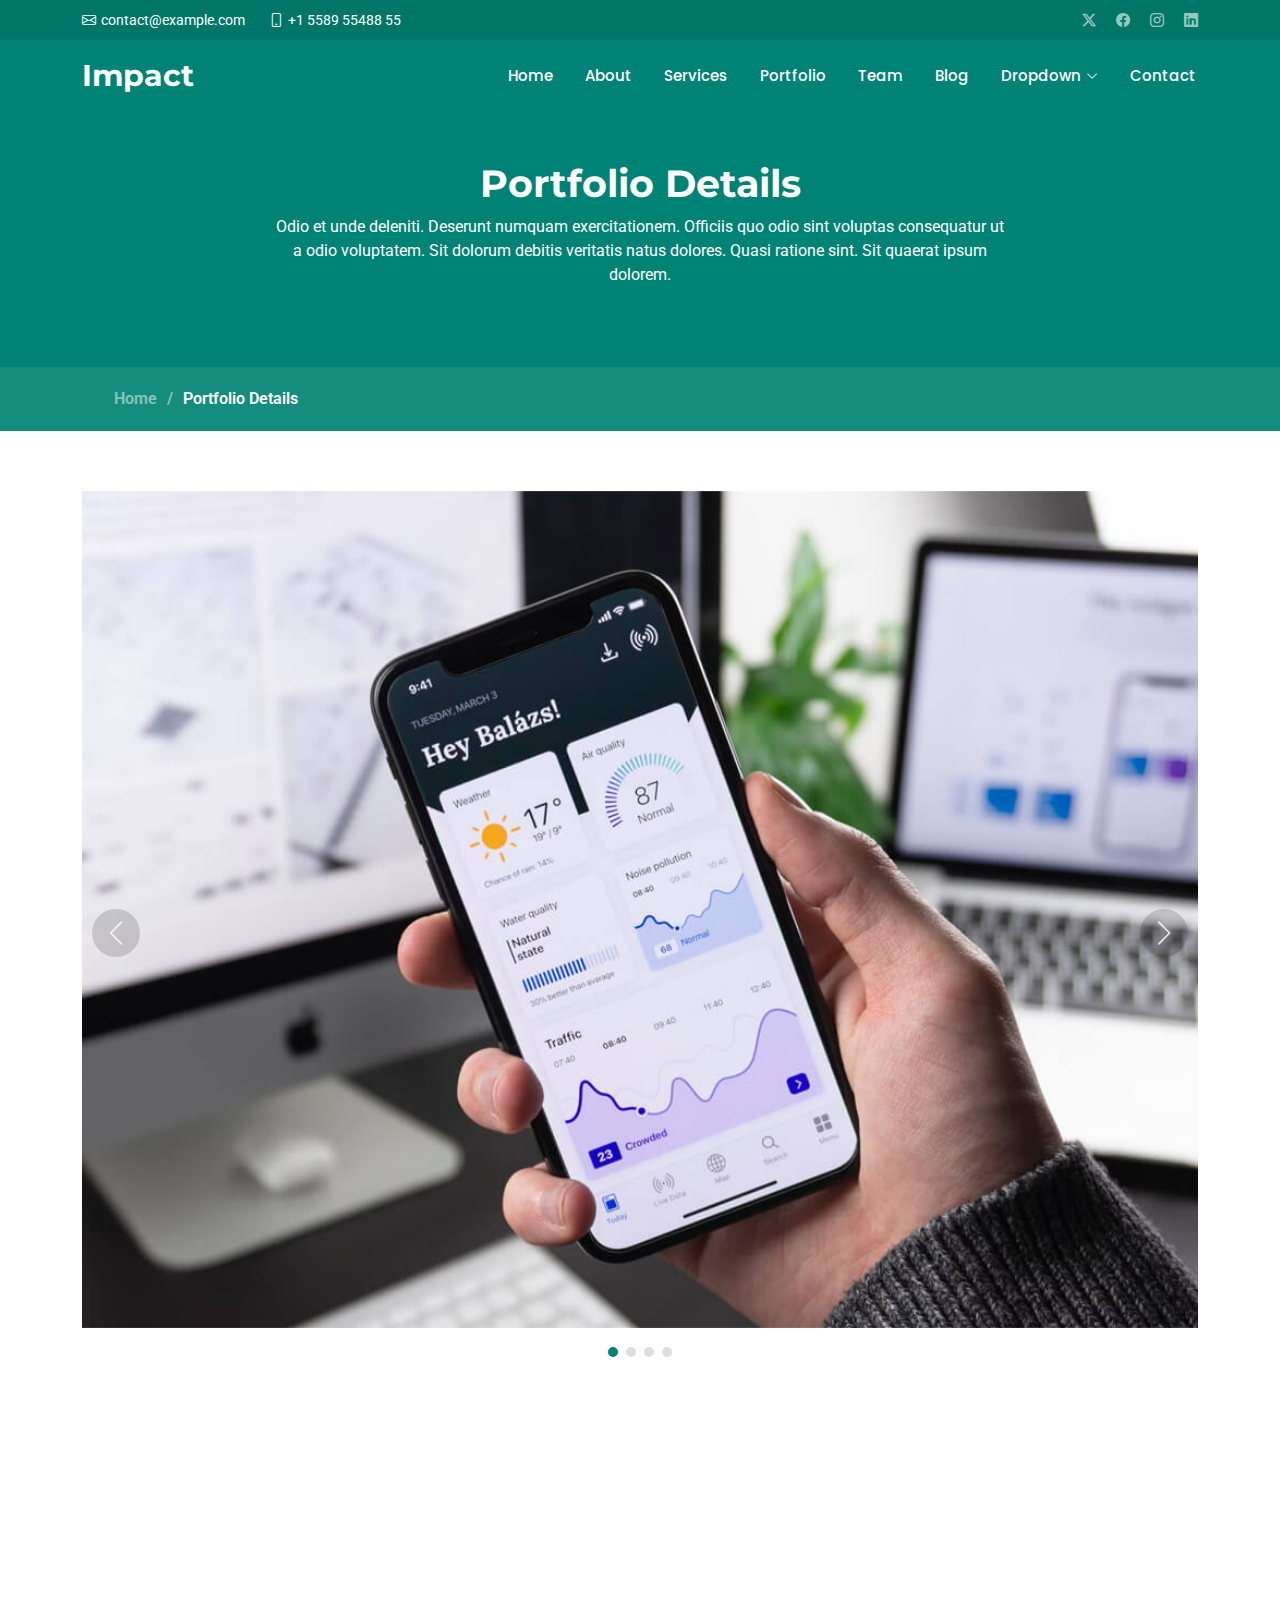
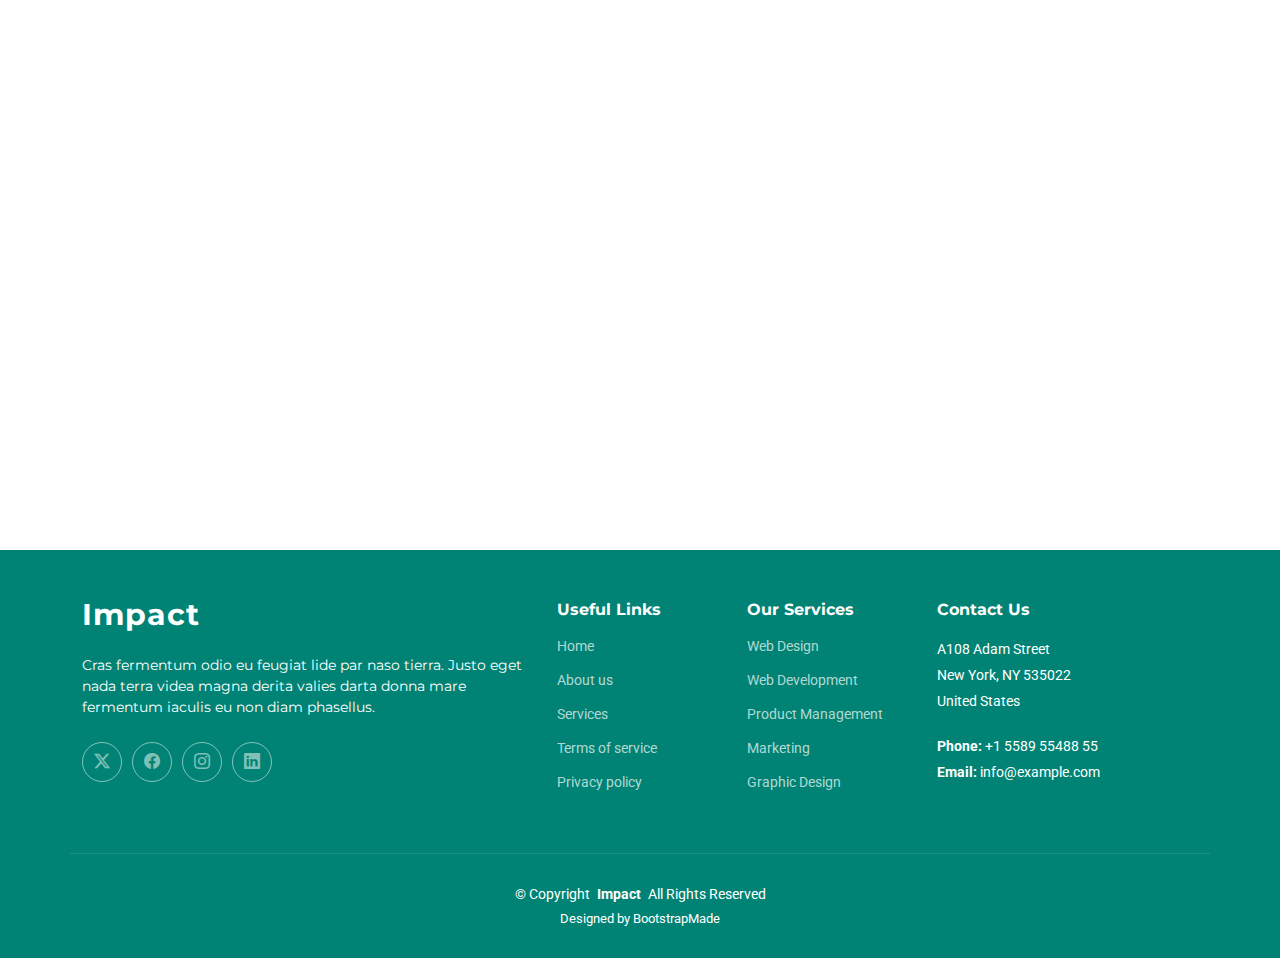
<file: origtemp/portfolio-details.html>
<!DOCTYPE html>
<html lang="en">

<head>
  <meta charset="utf-8">
  <meta content="width=device-width, initial-scale=1.0" name="viewport">
  <title>Portfolio Details - Impact Bootstrap Template</title>
  <meta name="description" content="">
  <meta name="keywords" content="">

  <!-- Favicons -->
  <link href="assets/img/favicon.png" rel="icon">
  <link href="assets/img/apple-touch-icon.png" rel="apple-touch-icon">

  <!-- Fonts -->
  <link href="https://fonts.googleapis.com" rel="preconnect">
  <link href="https://fonts.gstatic.com" rel="preconnect" crossorigin>
  <link href="https://fonts.googleapis.com/css2?family=Roboto:ital,wght@0,100;0,300;0,400;0,500;0,700;0,900;1,100;1,300;1,400;1,500;1,700;1,900&family=Montserrat:ital,wght@0,100;0,200;0,300;0,400;0,500;0,600;0,700;0,800;0,900;1,100;1,200;1,300;1,400;1,500;1,600;1,700;1,800;1,900&family=Poppins:ital,wght@0,100;0,200;0,300;0,400;0,500;0,600;0,700;0,800;0,900;1,100;1,200;1,300;1,400;1,500;1,600;1,700;1,800;1,900&display=swap" rel="stylesheet">

  <!-- Vendor CSS Files -->
  <link href="assets/vendor/bootstrap/css/bootstrap.min.css" rel="stylesheet">
  <link href="assets/vendor/bootstrap-icons/bootstrap-icons.css" rel="stylesheet">
  <link href="assets/vendor/aos/aos.css" rel="stylesheet">
  <link href="assets/vendor/glightbox/css/glightbox.min.css" rel="stylesheet">
  <link href="assets/vendor/swiper/swiper-bundle.min.css" rel="stylesheet">

  <!-- Main CSS File -->
  <link href="assets/css/main.css" rel="stylesheet">

  <!-- =======================================================
  * Template Name: Impact
  * Template URL: https://bootstrapmade.com/impact-bootstrap-business-website-template/
  * Updated: Aug 07 2024 with Bootstrap v5.3.3
  * Author: BootstrapMade.com
  * License: https://bootstrapmade.com/license/
  ======================================================== -->
</head>

<body class="portfolio-details-page">

  <header id="header" class="header fixed-top">

    <div class="topbar d-flex align-items-center">
      <div class="container d-flex justify-content-center justify-content-md-between">
        <div class="contact-info d-flex align-items-center">
          <i class="bi bi-envelope d-flex align-items-center"><a href="mailto:contact@example.com">contact@example.com</a></i>
          <i class="bi bi-phone d-flex align-items-center ms-4"><span>+1 5589 55488 55</span></i>
        </div>
        <div class="social-links d-none d-md-flex align-items-center">
          <a href="#" class="twitter"><i class="bi bi-twitter-x"></i></a>
          <a href="#" class="facebook"><i class="bi bi-facebook"></i></a>
          <a href="#" class="instagram"><i class="bi bi-instagram"></i></a>
          <a href="#" class="linkedin"><i class="bi bi-linkedin"></i></a>
        </div>
      </div>
    </div><!-- End Top Bar -->

    <div class="branding d-flex align-items-cente">

      <div class="container position-relative d-flex align-items-center justify-content-between">
        <a href="index.html" class="logo d-flex align-items-center">
          <!-- Uncomment the line below if you also wish to use an image logo -->
          <!-- <img src="assets/img/logo.png" alt=""> -->
          <h1 class="sitename">Impact</h1>
          <span>.</span>
        </a>

        <nav id="navmenu" class="navmenu">
          <ul>
            <li><a href="#hero">Home<br></a></li>
            <li><a href="#about">About</a></li>
            <li><a href="#services">Services</a></li>
            <li><a href="#portfolio">Portfolio</a></li>
            <li><a href="#team">Team</a></li>
            <li><a href="blog.html">Blog</a></li>
            <li class="dropdown"><a href="#"><span>Dropdown</span> <i class="bi bi-chevron-down toggle-dropdown"></i></a>
              <ul>
                <li><a href="#">Dropdown 1</a></li>
                <li class="dropdown"><a href="#"><span>Deep Dropdown</span> <i class="bi bi-chevron-down toggle-dropdown"></i></a>
                  <ul>
                    <li><a href="#">Deep Dropdown 1</a></li>
                    <li><a href="#">Deep Dropdown 2</a></li>
                    <li><a href="#">Deep Dropdown 3</a></li>
                    <li><a href="#">Deep Dropdown 4</a></li>
                    <li><a href="#">Deep Dropdown 5</a></li>
                  </ul>
                </li>
                <li><a href="#">Dropdown 2</a></li>
                <li><a href="#">Dropdown 3</a></li>
                <li><a href="#">Dropdown 4</a></li>
              </ul>
            </li>
            <li><a href="#contact">Contact</a></li>
          </ul>
          <i class="mobile-nav-toggle d-xl-none bi bi-list"></i>
        </nav>

      </div>

    </div>

  </header>

  <main class="main">

    <!-- Page Title -->
    <div class="page-title">
      <div class="heading">
        <div class="container">
          <div class="row d-flex justify-content-center text-center">
            <div class="col-lg-8">
              <h1>Portfolio Details</h1>
              <p class="mb-0">Odio et unde deleniti. Deserunt numquam exercitationem. Officiis quo odio sint voluptas consequatur ut a odio voluptatem. Sit dolorum debitis veritatis natus dolores. Quasi ratione sint. Sit quaerat ipsum dolorem.</p>
            </div>
          </div>
        </div>
      </div>
      <nav class="breadcrumbs">
        <div class="container">
          <ol>
            <li><a href="index.html">Home</a></li>
            <li class="current">Portfolio Details</li>
          </ol>
        </div>
      </nav>
    </div><!-- End Page Title -->

    <!-- Portfolio Details Section -->
    <section id="portfolio-details" class="portfolio-details section">

      <div class="container" data-aos="fade-up">

        <div class="portfolio-details-slider swiper init-swiper">
          <script type="application/json" class="swiper-config">
            {
              "loop": true,
              "speed": 600,
              "autoplay": {
                "delay": 5000
              },
              "slidesPerView": "auto",
              "navigation": {
                "nextEl": ".swiper-button-next",
                "prevEl": ".swiper-button-prev"
              },
              "pagination": {
                "el": ".swiper-pagination",
                "type": "bullets",
                "clickable": true
              }
            }
          </script>
          <div class="swiper-wrapper align-items-center">

            <div class="swiper-slide">
              <img src="assets/img/portfolio/app-1.jpg" alt="">
            </div>

            <div class="swiper-slide">
              <img src="assets/img/portfolio/product-1.jpg" alt="">
            </div>

            <div class="swiper-slide">
              <img src="assets/img/portfolio/branding-1.jpg" alt="">
            </div>

            <div class="swiper-slide">
              <img src="assets/img/portfolio/books-1.jpg" alt="">
            </div>

          </div>
          <div class="swiper-button-prev"></div>
          <div class="swiper-button-next"></div>
          <div class="swiper-pagination"></div>
        </div>

        <div class="row justify-content-between gy-4 mt-4">

          <div class="col-lg-8" data-aos="fade-up">
            <div class="portfolio-description">
              <h2>This is an example of portfolio details</h2>
              <p>
                Autem ipsum nam porro corporis rerum. Quis eos dolorem eos itaque inventore commodi labore quia quia. Exercitationem repudiandae officiis neque suscipit non officia eaque itaque enim. Voluptatem officia accusantium nesciunt est omnis tempora consectetur dignissimos. Sequi nulla at esse enim cum deserunt eius.
              </p>
              <p>
                Amet consequatur qui dolore veniam voluptatem voluptatem sit. Non aspernatur atque natus ut cum nam et. Praesentium error dolores rerum minus sequi quia veritatis eum. Eos et doloribus doloremque nesciunt molestiae laboriosam.
              </p>

              <div class="testimonial-item">
                <p>
                  <i class="bi bi-quote quote-icon-left"></i>
                  <span>Export tempor illum tamen malis malis eram quae irure esse labore quem cillum quid cillum eram malis quorum velit fore eram velit sunt aliqua noster fugiat irure amet legam anim culpa.</span>
                  <i class="bi bi-quote quote-icon-right"></i>
                </p>
                <div>
                  <img src="assets/img/testimonials/testimonials-2.jpg" class="testimonial-img" alt="">
                  <h3>Sara Wilsson</h3>
                  <h4>Designer</h4>
                </div>
              </div>

              <p>
                Impedit ipsum quae et aliquid doloribus et voluptatem quasi. Perspiciatis occaecati earum et magnam animi. Quibusdam non qui ea vitae suscipit vitae sunt. Repudiandae incidunt cumque minus deserunt assumenda tempore. Delectus voluptas necessitatibus est.
              </p>

              <p>
                Sunt voluptatum sapiente facilis quo odio aut ipsum repellat debitis. Molestiae et autem libero. Explicabo et quod necessitatibus similique quis dolor eum. Numquam eaque praesentium rem et qui nesciunt.
              </p>

            </div>
          </div>

          <div class="col-lg-3" data-aos="fade-up" data-aos-delay="100">
            <div class="portfolio-info">
              <h3>Project information</h3>
              <ul>
                <li><strong>Category</strong> Web design</li>
                <li><strong>Client</strong> ASU Company</li>
                <li><strong>Project date</strong> 01 March, 2020</li>
                <li><strong>Project URL</strong> <a href="#">www.example.com</a></li>
                <li><a href="#" class="btn-visit align-self-start">Visit Website</a></li>
              </ul>
            </div>
          </div>

        </div>

      </div>

    </section><!-- /Portfolio Details Section -->

  </main>

  <footer id="footer" class="footer accent-background">

    <div class="container footer-top">
      <div class="row gy-4">
        <div class="col-lg-5 col-md-12 footer-about">
          <a href="index.html" class="logo d-flex align-items-center">
            <span class="sitename">Impact</span>
          </a>
          <p>Cras fermentum odio eu feugiat lide par naso tierra. Justo eget nada terra videa magna derita valies darta donna mare fermentum iaculis eu non diam phasellus.</p>
          <div class="social-links d-flex mt-4">
            <a href=""><i class="bi bi-twitter-x"></i></a>
            <a href=""><i class="bi bi-facebook"></i></a>
            <a href=""><i class="bi bi-instagram"></i></a>
            <a href=""><i class="bi bi-linkedin"></i></a>
          </div>
        </div>

        <div class="col-lg-2 col-6 footer-links">
          <h4>Useful Links</h4>
          <ul>
            <li><a href="#">Home</a></li>
            <li><a href="#">About us</a></li>
            <li><a href="#">Services</a></li>
            <li><a href="#">Terms of service</a></li>
            <li><a href="#">Privacy policy</a></li>
          </ul>
        </div>

        <div class="col-lg-2 col-6 footer-links">
          <h4>Our Services</h4>
          <ul>
            <li><a href="#">Web Design</a></li>
            <li><a href="#">Web Development</a></li>
            <li><a href="#">Product Management</a></li>
            <li><a href="#">Marketing</a></li>
            <li><a href="#">Graphic Design</a></li>
          </ul>
        </div>

        <div class="col-lg-3 col-md-12 footer-contact text-center text-md-start">
          <h4>Contact Us</h4>
          <p>A108 Adam Street</p>
          <p>New York, NY 535022</p>
          <p>United States</p>
          <p class="mt-4"><strong>Phone:</strong> <span>+1 5589 55488 55</span></p>
          <p><strong>Email:</strong> <span>info@example.com</span></p>
        </div>

      </div>
    </div>

    <div class="container copyright text-center mt-4">
      <p>© <span>Copyright</span> <strong class="px-1 sitename">Impact</strong> <span>All Rights Reserved</span></p>
      <div class="credits">
        <!-- All the links in the footer should remain intact. -->
        <!-- You can delete the links only if you've purchased the pro version. -->
        <!-- Licensing information: https://bootstrapmade.com/license/ -->
        <!-- Purchase the pro version with working PHP/AJAX contact form: [buy-url] -->
        Designed by <a href="https://bootstrapmade.com/">BootstrapMade</a>
      </div>
    </div>

  </footer>

  <!-- Scroll Top -->
  <a href="#" id="scroll-top" class="scroll-top d-flex align-items-center justify-content-center"><i class="bi bi-arrow-up-short"></i></a>

  <!-- Preloader -->
  <div id="preloader"></div>

  <!-- Vendor JS Files -->
  <script src="assets/vendor/bootstrap/js/bootstrap.bundle.min.js"></script>
  <script src="assets/vendor/php-email-form/validate.js"></script>
  <script src="assets/vendor/aos/aos.js"></script>
  <script src="assets/vendor/glightbox/js/glightbox.min.js"></script>
  <script src="assets/vendor/swiper/swiper-bundle.min.js"></script>
  <script src="assets/vendor/purecounter/purecounter_vanilla.js"></script>
  <script src="assets/vendor/imagesloaded/imagesloaded.pkgd.min.js"></script>
  <script src="assets/vendor/isotope-layout/isotope.pkgd.min.js"></script>

  <!-- Main JS File -->
  <script src="assets/js/main.js"></script>

</body>

</html>
</file>
<file: origtemp/assets/css/main.css>
/**
* Template Name: Impact
* Template URL: https://bootstrapmade.com/impact-bootstrap-business-website-template/
* Updated: Aug 07 2024 with Bootstrap v5.3.3
* Author: BootstrapMade.com
* License: https://bootstrapmade.com/license/
*/

/*--------------------------------------------------------------
# Font & Color Variables
# Help: https://bootstrapmade.com/color-system/
--------------------------------------------------------------*/
/* Fonts */
:root {
  --default-font: "Roboto",  system-ui, -apple-system, "Segoe UI", Roboto, "Helvetica Neue", Arial, "Noto Sans", "Liberation Sans", sans-serif, "Apple Color Emoji", "Segoe UI Emoji", "Segoe UI Symbol", "Noto Color Emoji";
  --heading-font: "Montserrat",  sans-serif;
  --nav-font: "Poppins",  sans-serif;
}

/* Global Colors - The following color variables are used throughout the website. Updating them here will change the color scheme of the entire website */
:root { 
  --background-color: #ffffff; /* Background color for the entire website, including individual sections */
  --default-color: #222222; /* Default color used for the majority of the text content across the entire website */
  --heading-color: #172a28; /* Color for headings, subheadings and title throughout the website */
  --accent-color: #008374; /* Accent color that represents your brand on the website. It's used for buttons, links, and other elements that need to stand out */
  --surface-color: #ffffff; /* The surface color is used as a background of boxed elements within sections, such as cards, icon boxes, or other elements that require a visual separation from the global background. */
  --contrast-color: #ffffff; /* Contrast color for text, ensuring readability against backgrounds of accent, heading, or default colors. */
}

/* Nav Menu Colors - The following color variables are used specifically for the navigation menu. They are separate from the global colors to allow for more customization options */
:root {
  --nav-color: #ffffff;  /* The default color of the main navmenu links */
  --nav-hover-color: #008374; /* Applied to main navmenu links when they are hovered over or active */
  --nav-mobile-background-color: #ffffff; /* Used as the background color for mobile navigation menu */
  --nav-dropdown-background-color: #ffffff; /* Used as the background color for dropdown items that appear when hovering over primary navigation items */
  --nav-dropdown-color: #01433c; /* Used for navigation links of the dropdown items in the navigation menu. */
  --nav-dropdown-hover-color: #008374; /* Similar to --nav-hover-color, this color is applied to dropdown navigation links when they are hovered over. */
}

/* Color Presets - These classes override global colors when applied to any section or element, providing reuse of the sam color scheme. */

.light-background {
  --background-color: #f2f9f9;
  --surface-color: #ffffff;
}

.dark-background {
  --background-color: #060606;
  --default-color: #ffffff;
  --heading-color: #ffffff;
  --surface-color: #252525;
  --contrast-color: #ffffff;
}

.accent-background {
  --background-color: #008374;
  --default-color: #ffffff;
  --heading-color: #ffffff;
  --accent-color: #ffffff;
  --surface-color: #00b6a1;
  --contrast-color: #ffffff;
}

/* Smooth scroll */
:root {
  scroll-behavior: smooth;
}

/*--------------------------------------------------------------
# General Styling & Shared Classes
--------------------------------------------------------------*/
body {
  color: var(--default-color);
  background-color: var(--background-color);
  font-family: var(--default-font);
}

a {
  color: var(--accent-color);
  text-decoration: none;
  transition: 0.3s;
}

a:hover {
  color: color-mix(in srgb, var(--accent-color), transparent 25%);
  text-decoration: none;
}

h1,
h2,
h3,
h4,
h5,
h6 {
  color: var(--heading-color);
  font-family: var(--heading-font);
}

/* Pulsating Play Button
------------------------------*/
.pulsating-play-btn {
  width: 94px;
  height: 94px;
  background: radial-gradient(var(--accent-color) 50%, color-mix(in srgb, var(--accent-color), transparent 75%) 52%);
  border-radius: 50%;
  display: block;
  position: relative;
  overflow: hidden;
}

.pulsating-play-btn:before {
  content: "";
  position: absolute;
  width: 120px;
  height: 120px;
  animation-delay: 0s;
  animation: pulsate-play-btn 2s;
  animation-direction: forwards;
  animation-iteration-count: infinite;
  animation-timing-function: steps;
  opacity: 1;
  border-radius: 50%;
  border: 5px solid color-mix(in srgb, var(--accent-color), transparent 30%);
  top: -15%;
  left: -15%;
  background: rgba(198, 16, 0, 0);
}

.pulsating-play-btn:after {
  content: "";
  position: absolute;
  left: 50%;
  top: 50%;
  transform: translateX(-40%) translateY(-50%);
  width: 0;
  height: 0;
  border-top: 10px solid transparent;
  border-bottom: 10px solid transparent;
  border-left: 15px solid #fff;
  z-index: 100;
  transition: all 400ms cubic-bezier(0.55, 0.055, 0.675, 0.19);
}

.pulsating-play-btn:hover:before {
  content: "";
  position: absolute;
  left: 50%;
  top: 50%;
  transform: translateX(-40%) translateY(-50%);
  width: 0;
  height: 0;
  border: none;
  border-top: 10px solid transparent;
  border-bottom: 10px solid transparent;
  border-left: 15px solid #fff;
  z-index: 200;
  animation: none;
  border-radius: 0;
}

.pulsating-play-btn:hover:after {
  border-left: 15px solid var(--accent-color);
  transform: scale(20);
}

@keyframes pulsate-play-btn {
  0% {
    transform: scale(0.6, 0.6);
    opacity: 1;
  }

  100% {
    transform: scale(1, 1);
    opacity: 0;
  }
}

/* PHP Email Form Messages
------------------------------*/
.php-email-form .error-message {
  display: none;
  background: #df1529;
  color: #ffffff;
  text-align: left;
  padding: 15px;
  margin-bottom: 24px;
  font-weight: 600;
}

.php-email-form .sent-message {
  display: none;
  color: #ffffff;
  background: #059652;
  text-align: center;
  padding: 15px;
  margin-bottom: 24px;
  font-weight: 600;
}

.php-email-form .loading {
  display: none;
  background: var(--surface-color);
  text-align: center;
  padding: 15px;
  margin-bottom: 24px;
}

.php-email-form .loading:before {
  content: "";
  display: inline-block;
  border-radius: 50%;
  width: 24px;
  height: 24px;
  margin: 0 10px -6px 0;
  border: 3px solid var(--accent-color);
  border-top-color: var(--surface-color);
  animation: php-email-form-loading 1s linear infinite;
}

@keyframes php-email-form-loading {
  0% {
    transform: rotate(0deg);
  }

  100% {
    transform: rotate(360deg);
  }
}

/*--------------------------------------------------------------
# Global Header
--------------------------------------------------------------*/
.header {
  --background-color: #008374;
  --heading-color: #ffffff;
  color: var(--default-color);
  transition: all 0.5s;
  z-index: 997;
  background-color: var(--background-color);
}

.header .topbar {
  background-color: color-mix(in srgb, var(--accent-color) 90%, black 10%);
  height: 40px;
  padding: 0;
  font-size: 14px;
  transition: all 0.5s;
}

.header .topbar .contact-info i {
  font-style: normal;
  color: var(--contrast-color);
}

.header .topbar .contact-info i a,
.header .topbar .contact-info i span {
  padding-left: 5px;
  color: var(--contrast-color);
}

@media (max-width: 575px) {

  .header .topbar .contact-info i a,
  .header .topbar .contact-info i span {
    font-size: 13px;
  }
}

.header .topbar .contact-info i a {
  line-height: 0;
  transition: 0.3s;
}

.header .topbar .contact-info i a:hover {
  color: var(--contrast-color);
  text-decoration: underline;
}

.header .topbar .social-links a {
  color: color-mix(in srgb, var(--contrast-color), transparent 40%);
  line-height: 0;
  transition: 0.3s;
  margin-left: 20px;
}

.header .topbar .social-links a:hover {
  color: var(--contrast-color);
}

.header .branding {
  min-height: 60px;
  padding: 10px 0;
}

.header .logo {
  line-height: 1;
}

.header .logo img {
  max-height: 36px;
  margin-right: 8px;
}

.header .logo h1 {
  font-size: 30px;
  margin: 0;
  font-weight: 700;
  color: var(--heading-color);
}

.header .logo span {
  font-size: 32px;
  margin-left: 2px;
  color: var(--nav-hover-color);
}

.scrolled .header {
  box-shadow: 0px 0 18px rgba(0, 0, 0, 0.1);
}

/*--------------------------------------------------------------
# Navigation Menu
--------------------------------------------------------------*/
/* Desktop Navigation */
@media (min-width: 1200px) {
  .navmenu {
    padding: 0;
  }

  .navmenu ul {
    margin: 0;
    padding: 0;
    display: flex;
    list-style: none;
    align-items: center;
  }

  .navmenu li {
    position: relative;
  }

  .navmenu>ul>li {
    white-space: nowrap;
    padding: 15px 14px;
  }

  .navmenu>ul>li:last-child {
    padding-right: 0;
  }

  .navmenu a,
  .navmenu a:focus {
    color: var(--nav-color);
    font-size: 15px;
    padding: 0 2px;
    font-family: var(--nav-font);
    font-weight: 500;
    display: flex;
    align-items: center;
    justify-content: space-between;
    white-space: nowrap;
    transition: 0.3s;
    position: relative;
  }

  .navmenu a i,
  .navmenu a:focus i {
    font-size: 12px;
    line-height: 0;
    margin-left: 5px;
    transition: 0.3s;
  }

  .navmenu>ul>li>a:before {
    content: "";
    position: absolute;
    height: 2px;
    bottom: -6px;
    left: 0;
    background-color: var(--nav-hover-color);
    visibility: hidden;
    width: 0px;
    transition: all 0.3s ease-in-out 0s;
  }

  .navmenu a:hover:before,
  .navmenu li:hover>a:before,
  .navmenu .active:before {
    visibility: visible;
    width: 100%;
  }

  .navmenu li:hover>a,
  .navmenu .active,
  .navmenu .active:focus {
    color: var(--nav-color);
  }

  .navmenu .dropdown ul {
    margin: 0;
    padding: 10px 0;
    background: var(--nav-dropdown-background-color);
    display: block;
    position: absolute;
    visibility: hidden;
    left: 14px;
    top: 130%;
    opacity: 0;
    transition: 0.3s;
    border-radius: 4px;
    z-index: 99;
    box-shadow: 0px 0px 30px rgba(0, 0, 0, 0.1);
  }

  .navmenu .dropdown ul li {
    min-width: 200px;
  }

  .navmenu .dropdown ul a {
    padding: 10px 20px;
    font-size: 15px;
    text-transform: none;
    color: var(--nav-dropdown-color);
  }

  .navmenu .dropdown ul a i {
    font-size: 12px;
  }

  .navmenu .dropdown ul a:hover,
  .navmenu .dropdown ul .active:hover,
  .navmenu .dropdown ul li:hover>a {
    color: var(--nav-dropdown-hover-color);
  }

  .navmenu .dropdown:hover>ul {
    opacity: 1;
    top: 100%;
    visibility: visible;
  }

  .navmenu .dropdown .dropdown ul {
    top: 0;
    left: -90%;
    visibility: hidden;
  }

  .navmenu .dropdown .dropdown:hover>ul {
    opacity: 1;
    top: 0;
    left: -100%;
    visibility: visible;
  }
}

/* Mobile Navigation */
@media (max-width: 1199px) {
  .mobile-nav-toggle {
    color: var(--nav-color);
    font-size: 28px;
    line-height: 0;
    margin-right: 10px;
    cursor: pointer;
    transition: color 0.3s;
  }

  .navmenu {
    padding: 0;
    z-index: 9997;
  }

  .navmenu ul {
    display: none;
    list-style: none;
    position: absolute;
    inset: 60px 20px 20px 20px;
    padding: 10px 0;
    margin: 0;
    border-radius: 6px;
    background-color: var(--nav-mobile-background-color);
    border: 1px solid color-mix(in srgb, var(--default-color), transparent 90%);
    box-shadow: none;
    overflow-y: auto;
    transition: 0.3s;
    z-index: 9998;
  }

  .navmenu a,
  .navmenu a:focus {
    color: var(--nav-dropdown-color);
    padding: 10px 20px;
    font-family: var(--nav-font);
    font-size: 17px;
    font-weight: 500;
    display: flex;
    align-items: center;
    justify-content: space-between;
    white-space: nowrap;
    transition: 0.3s;
  }

  .navmenu a i,
  .navmenu a:focus i {
    font-size: 12px;
    line-height: 0;
    margin-left: 5px;
    width: 30px;
    height: 30px;
    display: flex;
    align-items: center;
    justify-content: center;
    border-radius: 50%;
    transition: 0.3s;
    background-color: color-mix(in srgb, var(--accent-color), transparent 90%);
  }

  .navmenu a i:hover,
  .navmenu a:focus i:hover {
    background-color: var(--accent-color);
    color: var(--contrast-color);
  }

  .navmenu a:hover,
  .navmenu .active,
  .navmenu .active:focus {
    color: var(--nav-dropdown-hover-color);
  }

  .navmenu .active i,
  .navmenu .active:focus i {
    background-color: var(--accent-color);
    color: var(--contrast-color);
    transform: rotate(180deg);
  }

  .navmenu .dropdown ul {
    position: static;
    display: none;
    z-index: 99;
    padding: 10px 0;
    margin: 10px 20px;
    background-color: var(--nav-dropdown-background-color);
    transition: all 0.5s ease-in-out;
  }

  .navmenu .dropdown ul ul {
    background-color: rgba(33, 37, 41, 0.1);
  }

  .navmenu .dropdown>.dropdown-active {
    display: block;
    background-color: rgba(33, 37, 41, 0.03);
  }

  .mobile-nav-active {
    overflow: hidden;
  }

  .mobile-nav-active .mobile-nav-toggle {
    color: #fff;
    position: absolute;
    font-size: 32px;
    top: 15px;
    right: 15px;
    margin-right: 0;
    z-index: 9999;
  }

  .mobile-nav-active .navmenu {
    position: fixed;
    overflow: hidden;
    inset: 0;
    background: rgba(33, 37, 41, 0.8);
    transition: 0.3s;
  }

  .mobile-nav-active .navmenu>ul {
    display: block;
  }
}

/*--------------------------------------------------------------
# Global Footer
--------------------------------------------------------------*/
.footer {
  color: var(--default-color);
  background-color: var(--background-color);
  font-size: 14px;
  position: relative;
}

.footer .footer-top {
  padding-top: 50px;
}

.footer .footer-about .logo {
  line-height: 1;
  margin-bottom: 25px;
}

.footer .footer-about .logo img {
  max-height: 40px;
  margin-right: 6px;
}

.footer .footer-about .logo span {
  color: var(--heading-color);
  font-size: 30px;
  font-weight: 700;
  letter-spacing: 1px;
  font-family: var(--heading-font);
}

.footer .footer-about p {
  font-size: 14px;
  font-family: var(--heading-font);
}

.footer .social-links a {
  display: flex;
  align-items: center;
  justify-content: center;
  width: 40px;
  height: 40px;
  border-radius: 50%;
  border: 1px solid color-mix(in srgb, var(--default-color), transparent 50%);
  font-size: 16px;
  color: color-mix(in srgb, var(--default-color), transparent 50%);
  margin-right: 10px;
  transition: 0.3s;
}

.footer .social-links a:hover {
  color: var(--default-color);
  border-color: var(--default-color);
}

.footer h4 {
  font-size: 16px;
  font-weight: bold;
  position: relative;
  padding-bottom: 12px;
}

.footer .footer-links {
  margin-bottom: 30px;
}

.footer .footer-links ul {
  list-style: none;
  padding: 0;
  margin: 0;
}

.footer .footer-links ul i {
  padding-right: 2px;
  font-size: 12px;
  line-height: 0;
}

.footer .footer-links ul li {
  padding: 10px 0;
  display: flex;
  align-items: center;
}

.footer .footer-links ul li:first-child {
  padding-top: 0;
}

.footer .footer-links ul a {
  color: color-mix(in srgb, var(--default-color), transparent 30%);
  display: inline-block;
  line-height: 1;
}

.footer .footer-links ul a:hover {
  color: var(--default-color);
}

.footer .footer-contact p {
  margin-bottom: 5px;
}

.footer .copyright {
  padding-top: 30px;
  padding-bottom: 30px;
  border-top: 1px solid color-mix(in srgb, var(--default-color), transparent 90%);
}

.footer .copyright p {
  margin-bottom: 0;
}

.footer .credits {
  margin-top: 4px;
  font-size: 13px;
}

/*--------------------------------------------------------------
# Preloader
--------------------------------------------------------------*/
#preloader {
  position: fixed;
  inset: 0;
  z-index: 999999;
  overflow: hidden;
  background: var(--background-color);
  transition: all 0.6s ease-out;
}

#preloader:before {
  content: "";
  position: fixed;
  top: calc(50% - 30px);
  left: calc(50% - 30px);
  border: 6px solid #ffffff;
  border-color: var(--accent-color) transparent var(--accent-color) transparent;
  border-radius: 50%;
  width: 60px;
  height: 60px;
  animation: animate-preloader 1.5s linear infinite;
}

@keyframes animate-preloader {
  0% {
    transform: rotate(0deg);
  }

  100% {
    transform: rotate(360deg);
  }
}

/*--------------------------------------------------------------
# Scroll Top Button
--------------------------------------------------------------*/
.scroll-top {
  position: fixed;
  visibility: hidden;
  opacity: 0;
  right: 15px;
  bottom: -15px;
  z-index: 99999;
  background-color: var(--accent-color);
  width: 44px;
  height: 44px;
  border-radius: 50px;
  transition: all 0.4s;
}

.scroll-top i {
  font-size: 24px;
  color: var(--contrast-color);
  line-height: 0;
}

.scroll-top:hover {
  background-color: color-mix(in srgb, var(--accent-color), transparent 20%);
  color: var(--contrast-color);
}

.scroll-top.active {
  visibility: visible;
  opacity: 1;
  bottom: 15px;
}

/*--------------------------------------------------------------
# Disable aos animation delay on mobile devices
--------------------------------------------------------------*/
@media screen and (max-width: 768px) {
  [data-aos-delay] {
    transition-delay: 0 !important;
  }
}

/*--------------------------------------------------------------
# Global Page Titles & Breadcrumbs
--------------------------------------------------------------*/
.page-title {
  --background-color: var(--accent-color);
  --default-color: #fff;
  --heading-color: #fff;
  color: var(--default-color);
  background-color: var(--background-color);
  position: relative;
}

.page-title .heading {
  padding: 160px 0 80px 0;
  border-top: 1px solid color-mix(in srgb, var(--default-color), transparent 90%);
}

.page-title .heading h1 {
  font-size: 38px;
  font-weight: 700;
}

.page-title nav {
  background-color: color-mix(in srgb, var(--default-color), transparent 92%);
  padding: 20px 0;
}

.page-title nav ol {
  display: flex;
  flex-wrap: wrap;
  list-style: none;
  margin: 0;
  font-size: 16px;
  font-weight: 600;
}

.page-title nav ol a {
  color: color-mix(in srgb, var(--default-color), transparent 50%);
}

.page-title nav ol a:hover {
  color: var(--default-color);
}

.page-title nav ol li+li {
  padding-left: 10px;
}

.page-title nav ol li+li::before {
  content: "/";
  display: inline-block;
  padding-right: 10px;
  color: color-mix(in srgb, var(--default-color), transparent 50%);
}

/*--------------------------------------------------------------
# Global Sections
--------------------------------------------------------------*/
section,
.section {
  color: var(--default-color);
  background-color: var(--background-color);
  padding: 60px 0;
  scroll-margin-top: 112px;
  overflow: clip;
}

@media (max-width: 1199px) {

  section,
  .section {
    scroll-margin-top: 100px;
  }
}

/*--------------------------------------------------------------
# Global Section Titles
--------------------------------------------------------------*/
.section-title {
  text-align: center;
  padding-bottom: 60px;
  position: relative;
}

.section-title h2 {
  font-size: 32px;
  font-weight: 700;
  margin-bottom: 20px;
  padding-bottom: 20px;
  position: relative;
}

.section-title h2:after {
  content: "";
  position: absolute;
  display: block;
  width: 50px;
  height: 3px;
  background: var(--accent-color);
  left: 0;
  right: 0;
  bottom: 0;
  margin: auto;
}

.section-title p {
  margin-bottom: 0;
}

/*--------------------------------------------------------------
# Hero Section
--------------------------------------------------------------*/
.hero {
  width: 100%;
  position: relative;
  padding: 140px 0 0 0;
}

.hero .container {
  position: relative;
  z-index: 3;
}

.hero h2 {
  font-size: 48px;
  font-weight: 700;
  margin-bottom: 20px;
}

.hero h2 .accent {
  color: var(--conrast-color);
}

.hero p {
  color: color-mix(in srgb, var(--default-color), transparent 40%);
  font-weight: 400;
  margin-bottom: 30px;
}

.hero .btn-get-started {
  color: var(--contrast-color);
  background: var(--accent-color);
  font-family: var(--heading-font);
  font-weight: 500;
  font-size: 14px;
  letter-spacing: 1px;
  display: inline-block;
  padding: 14px 40px;
  border-radius: 50px;
  transition: 0.3s;
  border: 2px solid color-mix(in srgb, var(--default-color), transparent 90%);
  background-color: color-mix(in srgb, var(--default-color), transparent 90%);
}

.hero .btn-get-started:hover {
  border-color: color-mix(in srgb, var(--default-color), transparent 60%);
}

.hero .btn-watch-video {
  font-size: 16px;
  transition: 0.5s;
  margin-left: 25px;
  font-weight: 600;
  color: var(--default-color);
}

.hero .btn-watch-video i {
  color: color-mix(in srgb, var(--default-color), transparent 50%);
  font-size: 32px;
  transition: 0.3s;
  line-height: 0;
  margin-right: 8px;
}

.hero .btn-watch-video:hover i {
  color: var(--default-color);
}

@media (max-width: 640px) {
  .hero h2 {
    font-size: 36px;
  }

  .hero .btn-get-started,
  .hero .btn-watch-video {
    font-size: 14px;
  }
}

.hero .icon-boxes {
  padding-bottom: 60px;
  z-index: 4;
}

@media (min-width: 1200px) {
  .hero .icon-boxes:before {
    content: "";
    position: absolute;
    bottom: 0;
    left: 0;
    right: 0;
    height: calc(50% + 20px);
    background-color: var(--default-color);
    border-top: 1px solid color-mix(in srgb, var(--default-color), transparent 90%);
  }
}

.hero .icon-box {
  padding: 60px 30px;
  position: relative;
  overflow: hidden;
  background: var(--background-color);
  box-shadow: 0 0 29px 0 rgba(0, 0, 0, 0.1);
  transition: all 0.3s ease-in-out;
  border-radius: 8px;
  z-index: 1;
  height: 100%;
  width: 100%;
  text-align: center;
}

.hero .icon-box .title {
  font-weight: 700;
  margin-bottom: 15px;
  font-size: 24px;
}

.hero .icon-box .title a {
  color: color-mix(in srgb, var(--default-color), transparent 20%);
  transition: 0.3s;
}

.hero .icon-box .icon {
  margin-bottom: 20px;
  padding-top: 10px;
  display: inline-block;
  transition: all 0.3s ease-in-out;
  font-size: 48px;
  line-height: 1;
  color: color-mix(in srgb, var(--default-color), transparent 20%);
}

.hero .icon-box:hover {
  background-color: color-mix(in srgb, var(--background-color), white 10%);
}

.hero .icon-box:hover .title a,
.hero .icon-box:hover .icon {
  color: var(--contrast-color);
}

/*--------------------------------------------------------------
# About Section
--------------------------------------------------------------*/
.about h3 {
  font-weight: 700;
  font-size: 28px;
  margin-bottom: 20px;
}

.about .fst-italic {
  color: color-mix(in srgb, var(--default-color), var(--contrast-color) 50%);
}

.about .content ul {
  list-style: none;
  padding: 0;
}

.about .content ul li {
  padding: 0 0 10px 30px;
  position: relative;
}

.about .content ul i {
  position: absolute;
  font-size: 20px;
  left: 0;
  top: -3px;
  color: var(--accent-color);
}

.about .content p:last-child {
  margin-bottom: 0;
}

.about .pulsating-play-btn {
  position: absolute;
  left: calc(50% - 47px);
  top: calc(50% - 47px);
}

/*--------------------------------------------------------------
# Clients Section
--------------------------------------------------------------*/
.clients .swiper {
  padding: 10px 0;
}

.clients .swiper-wrapper {
  height: auto;
}

.clients .swiper-slide img {
  transition: 0.3s;
}

.clients .swiper-slide img:hover {
  transform: scale(1.1);
}

/*--------------------------------------------------------------
# Stats Section
--------------------------------------------------------------*/
.stats .stats-item {
  padding: 10px;
}

.stats .stats-item i {
  font-size: 44px;
  color: var(--accent-color);
  line-height: 0;
  margin-right: 15px;
}

.stats .stats-item .purecounter {
  color: var(--heading-color);
  font-size: 40px;
  display: block;
  font-weight: 700;
  line-height: 40px;
}

.stats .stats-item p {
  color: color-mix(in srgb, var(--default-color), transparent 40%);
  padding: 15px 0 0 0;
  margin: 0;
  font-family: var(--heading-font);
  font-size: 14px;
}

/*--------------------------------------------------------------
# Call To Action Section
--------------------------------------------------------------*/
.call-to-action {
  background-color: transparent;
}

.call-to-action .container {
  padding-top: 80px;
  padding-bottom: 80px;
  border-radius: 15px;
  overflow: hidden;
  position: relative;
  clip-path: inset(0 round 15px);
}

.call-to-action .container img {
  position: fixed;
  top: 0;
  left: 0;
  display: block;
  width: 100%;
  height: 100%;
  object-fit: cover;
  z-index: 1;
  border-radius: 15px;
  overflow: hidden;
}

.call-to-action .container:before {
  content: "";
  background: rgba(0, 0, 0, 0.5);
  position: absolute;
  inset: 0;
  z-index: 2;
}

.call-to-action .container .content {
  position: relative;
  z-index: 3;
}

.call-to-action h3 {
  color: var(--default-color);
  font-size: 28px;
  font-weight: 700;
  margin-bottom: 20px;
}

.call-to-action p {
  color: var(--default-color);
  margin-bottom: 20px;
}

.call-to-action .play-btn {
  width: 94px;
  height: 94px;
  margin-bottom: 20px;
  background: radial-gradient(var(--accent-color) 50%, color-mix(in srgb, var(--accent-color), transparent 60%) 52%);
  border-radius: 50%;
  display: inline-block;
  position: relative;
  overflow: hidden;
}

.call-to-action .play-btn:before {
  content: "";
  position: absolute;
  width: 120px;
  height: 120px;
  animation-delay: 0s;
  animation: pulsate-btn 2s;
  animation-direction: forwards;
  animation-iteration-count: infinite;
  animation-timing-function: steps;
  opacity: 1;
  border-radius: 50%;
  border: 5px solid color-mix(in srgb, var(--accent-color), transparent 20%);
  top: -15%;
  left: -15%;
  background: rgba(198, 16, 0, 0);
}

.call-to-action .play-btn:after {
  content: "";
  position: absolute;
  left: 50%;
  top: 50%;
  transform: translateX(-40%) translateY(-50%);
  width: 0;
  height: 0;
  border-top: 10px solid transparent;
  border-bottom: 10px solid transparent;
  border-left: 15px solid var(--default-color);
  z-index: 100;
  transition: all 400ms cubic-bezier(0.55, 0.055, 0.675, 0.19);
}

.call-to-action .play-btn:hover:before {
  content: "";
  position: absolute;
  left: 50%;
  top: 50%;
  transform: translateX(-40%) translateY(-50%);
  width: 0;
  height: 0;
  border: none;
  border-top: 10px solid transparent;
  border-bottom: 10px solid transparent;
  border-left: 15px solid var(--default-color);
  z-index: 200;
  animation: none;
  border-radius: 0;
}

.call-to-action .play-btn:hover:after {
  border-left: 15px solid var(--accent-color);
  transform: scale(20);
}

.call-to-action .cta-btn {
  font-family: var(--heading-font);
  font-weight: 500;
  font-size: 16px;
  letter-spacing: 1px;
  display: inline-block;
  padding: 12px 40px;
  border-radius: 5px;
  transition: 0.5s;
  margin: 10px;
  border: 2px solid var(--contrast-color);
  color: var(--contrast-color);
}

.call-to-action .cta-btn:hover {
  background: var(--accent-color);
  border: 2px solid var(--accent-color);
}

@keyframes pulsate-btn {
  0% {
    transform: scale(0.6, 0.6);
    opacity: 1;
  }

  100% {
    transform: scale(1, 1);
    opacity: 0;
  }
}

/*--------------------------------------------------------------
# Services Section
--------------------------------------------------------------*/
.services .service-item {
  background-color: var(--surface-color);
  padding: 40px;
  box-shadow: 0px 0 30px rgba(0, 0, 0, 0.1);
  height: 100%;
}

.services .service-item .icon {
  width: 48px;
  height: 48px;
  position: relative;
  margin-bottom: 50px;
}

.services .service-item .icon i {
  color: color-mix(in srgb, var(--heading-color), transparent 30%);
  font-size: 56px;
  transition: ease-in-out 0.3s;
  z-index: 2;
  position: relative;
}

.services .service-item .icon:before {
  position: absolute;
  content: "";
  height: 100%;
  width: 100%;
  background: color-mix(in srgb, var(--heading-color), transparent 95%);
  border-radius: 50px;
  z-index: 1;
  top: 10px;
  right: -20px;
  transition: 0.3s;
}

.services .service-item h3 {
  color: color-mix(in srgb, var(--heading-color), transparent 20%);
  font-weight: 700;
  margin: 0 0 20px 0;
  padding-bottom: 8px;
  font-size: 22px;
  position: relative;
  display: inline-block;
  border-bottom: 4px solid color-mix(in srgb, var(--heading-color), transparent 90%);
  transition: 0.3s;
}

.services .service-item p {
  line-height: 24px;
  font-size: 14px;
  margin-bottom: 0;
}

.services .service-item .readmore {
  margin-top: 15px;
  display: inline-block;
  color: color-mix(in srgb, var(--default-color), transparent 30%);
}

.services .service-item:hover .icon i {
  color: var(--heading-color);
}

.services .service-item:hover .icon:before {
  background: color-mix(in srgb, var(--accent-color), transparent 50%);
}

.services .service-item:hover h3 {
  border-color: color-mix(in srgb, var(--accent-color), transparent 10%);
  color: var(--heading-color);
}

.services .service-item:hover .readmore {
  color: var(--accent-color);
}

/*--------------------------------------------------------------
# Testimonials Section
--------------------------------------------------------------*/
.testimonials .testimonial-item {
  background-color: var(--surface-color);
  box-shadow: 0px 2px 15px rgba(0, 0, 0, 0.1);
  box-sizing: content-box;
  padding: 30px;
  margin: 30px 15px;
  position: relative;
  height: 100%;
}

.testimonials .testimonial-item .testimonial-img {
  width: 90px;
  border-radius: 50px;
  margin-right: 15px;
}

.testimonials .testimonial-item h3 {
  font-size: 18px;
  font-weight: bold;
  margin: 10px 0 5px 0;
}

.testimonials .testimonial-item h4 {
  font-size: 14px;
  color: color-mix(in srgb, var(--default-color), transparent 40%);
  margin: 0;
}

.testimonials .testimonial-item .stars {
  margin: 10px 0;
}

.testimonials .testimonial-item .stars i {
  color: #ffc107;
  margin: 0 1px;
}

.testimonials .testimonial-item .quote-icon-left,
.testimonials .testimonial-item .quote-icon-right {
  color: color-mix(in srgb, var(--accent-color), transparent 50%);
  font-size: 26px;
  line-height: 0;
}

.testimonials .testimonial-item .quote-icon-left {
  display: inline-block;
  left: -5px;
  position: relative;
}

.testimonials .testimonial-item .quote-icon-right {
  display: inline-block;
  right: -5px;
  position: relative;
  top: 10px;
  transform: scale(-1, -1);
}

.testimonials .testimonial-item p {
  font-style: italic;
  margin: 15px auto 15px auto;
}

.testimonials .swiper-wrapper {
  height: auto;
}

.testimonials .swiper-pagination {
  margin-top: 20px;
  position: relative;
}

.testimonials .swiper-pagination .swiper-pagination-bullet {
  width: 12px;
  height: 12px;
  background-color: color-mix(in srgb, var(--default-color), transparent 85%);
  opacity: 1;
}

.testimonials .swiper-pagination .swiper-pagination-bullet-active {
  background-color: var(--accent-color);
}

@media (max-width: 767px) {
  .testimonials .testimonial-wrap {
    padding-left: 0;
  }

  .testimonials .testimonial-item {
    padding: 30px;
    margin: 15px;
  }

  .testimonials .testimonial-item .testimonial-img {
    position: static;
    left: auto;
  }
}

/*--------------------------------------------------------------
# Portfolio Section
--------------------------------------------------------------*/
.portfolio .portfolio-filters {
  padding: 0 0 20px 0;
  margin: 0 auto;
  list-style: none;
  text-align: center;
}

.portfolio .portfolio-filters li {
  cursor: pointer;
  display: inline-block;
  padding: 0;
  font-size: 18px;
  font-weight: 500;
  margin: 0 10px;
  line-height: 1;
  transition: all 0.3s ease-in-out;
}

.portfolio .portfolio-filters li:hover,
.portfolio .portfolio-filters li.filter-active {
  color: var(--accent-color);
}

.portfolio .portfolio-filters li:first-child {
  margin-left: 0;
}

.portfolio .portfolio-filters li:last-child {
  margin-right: 0;
}

@media (max-width: 575px) {
  .portfolio .portfolio-filters li {
    font-size: 14px;
    margin: 0 5px;
  }
}

.portfolio .portfolio-content {
  background-color: var(--surface-color);
  box-shadow: 0px 10px 30px rgba(0, 0, 0, 0.1);
  height: 100%;
  overflow: hidden;
}

.portfolio .portfolio-content img {
  transition: 0.3s;
  position: relative;
  z-index: 1;
}

.portfolio .portfolio-content .portfolio-info {
  background-color: var(--background-color);
  border-top: 1px solid color-mix(in srgb, var(--default-color), transparent 90%);
  padding: 25px 20px;
  position: relative;
  z-index: 2;
}

.portfolio .portfolio-content .portfolio-info h4 {
  font-size: 18px;
  font-weight: 600;
  padding-right: 50px;
}

.portfolio .portfolio-content .portfolio-info h4 a {
  color: var(--heading-color);
  transition: 0.3s;
}

.portfolio .portfolio-content .portfolio-info h4 a:hover {
  color: var(--accent-color);
}

.portfolio .portfolio-content .portfolio-info p {
  color: color-mix(in srgb, var(--default-color), transparent 30%);
  font-size: 14px;
  margin-bottom: 0;
  padding-right: 50px;
}

.portfolio .portfolio-content:hover img {
  transform: scale(1.1);
}

/*--------------------------------------------------------------
# Team Section
--------------------------------------------------------------*/
.team .member {
  background-color: var(--surface-color);
  box-shadow: 0px 2px 25px rgba(0, 0, 0, 0.1);
  text-align: center;
  border-radius: 15px;
  padding: 15px;
  overflow: hidden;
}

.team .member img {
  border-radius: 15px;
  overflow: hidden;
}

.team .member .member-content {
  padding: 0 20px 30px 20px;
}

.team .member h4 {
  font-weight: 700;
  margin-top: 16px;
  margin-bottom: 2px;
  font-size: 20px;
}

.team .member span {
  font-style: italic;
  display: block;
  font-size: 14px;
  color: color-mix(in srgb, var(--default-color), transparent 40%);
}

.team .member .social {
  margin-top: 15px;
  margin-bottom: 10px;
  display: flex;
  align-items: center;
  justify-content: space-around;
}

.team .member .social a {
  color: color-mix(in srgb, var(--default-color), transparent 60%);
  transition: 0.3s;
  border-radius: 50%;
  width: 40px;
  height: 40px;
  display: flex;
  align-items: center;
  justify-content: center;
  border: 1px solid color-mix(in srgb, var(--default-color), transparent 60%);
}

.team .member .social a:hover {
  color: var(--accent-color);
  border-color: var(--accent-color);
}

.team .member .social i {
  font-size: 18px;
  margin: 0 2px;
}

/*--------------------------------------------------------------
# Pricing Section
--------------------------------------------------------------*/
.pricing {
  padding: 60px 0 120px 0;
}

.pricing .section-title {
  margin-bottom: 40px;
}

.pricing .pricing-item {
  background-color: var(--surface-color);
  box-shadow: 0 3px 20px -2px rgba(0, 0, 0, 0.1);
  padding: 60px 40px;
  height: 100%;
  position: relative;
  border-radius: 15px;
}

.pricing h3 {
  font-weight: 600;
  margin-bottom: 15px;
  font-size: 20px;
  text-align: center;
}

.pricing .icon {
  margin: 30px auto 20px auto;
  width: 70px;
  height: 70px;
  background: var(--accent-color);
  border-radius: 50%;
  display: flex;
  align-items: center;
  justify-content: center;
  transition: 0.3s;
  transform-style: preserve-3d;
}

.pricing .icon i {
  color: var(--background-color);
  font-size: 28px;
  transition: ease-in-out 0.3s;
  line-height: 0;
}

.pricing .icon::before {
  position: absolute;
  content: "";
  height: 86px;
  width: 86px;
  border-radius: 50%;
  background: color-mix(in srgb, var(--accent-color), transparent 80%);
  transition: all 0.3s ease-out 0s;
  transform: translateZ(-1px);
}

.pricing .icon::after {
  position: absolute;
  content: "";
  height: 102px;
  width: 102px;
  border-radius: 50%;
  background: color-mix(in srgb, var(--accent-color), transparent 90%);
  transition: all 0.3s ease-out 0s;
  transform: translateZ(-2px);
}

.pricing h4 {
  font-size: 48px;
  color: var(--accent-color);
  font-weight: 700;
  font-family: var(--heading-font);
  margin-bottom: 25px;
  text-align: center;
}

.pricing h4 sup {
  font-size: 28px;
}

.pricing h4 span {
  color: color-mix(in srgb, var(--default-color), transparent 50%);
  font-size: 18px;
  font-weight: 400;
}

.pricing ul {
  padding: 20px 0;
  list-style: none;
  color: color-mix(in srgb, var(--default-color), transparent 20%);
  text-align: left;
  line-height: 20px;
}

.pricing ul li {
  padding: 10px 0;
  display: flex;
  align-items: center;
}

.pricing ul i {
  color: #059652;
  font-size: 24px;
  padding-right: 3px;
}

.pricing ul .na {
  color: color-mix(in srgb, var(--default-color), transparent 70%);
}

.pricing ul .na i {
  color: color-mix(in srgb, var(--default-color), transparent 70%);
}

.pricing ul .na span {
  text-decoration: line-through;
}

.pricing .buy-btn {
  color: color-mix(in srgb, var(--default-color), transparent 20%);
  display: inline-block;
  padding: 8px 40px 10px 40px;
  border-radius: 50px;
  border: 1px solid color-mix(in srgb, var(--default-color), transparent 80%);
  transition: none;
  font-size: 16px;
  font-weight: 600;
  font-family: var(--heading-font);
  transition: 0.3s;
}

.pricing .buy-btn:hover {
  background-color: var(--accent-color);
  color: var(--contrast-color);
}

.pricing .featured {
  z-index: 10;
  border: 3px solid var(--accent-color);
}

@media (min-width: 992px) {
  .pricing .featured {
    transform: scale(1.15);
  }
}

/*--------------------------------------------------------------
# Faq Section
--------------------------------------------------------------*/
.faq .content h3 {
  font-weight: 400;
  font-size: 34px;
}

.faq .content p {
  font-size: 15px;
  color: color-mix(in srgb, var(--default-color), transparent 30%);
}

.faq .faq-container .faq-item {
  background-color: var(--surface-color);
  position: relative;
  padding: 20px;
  margin-bottom: 20px;
  box-shadow: 0px 5px 25px 0px rgba(0, 0, 0, 0.1);
  overflow: hidden;
}

.faq .faq-container .faq-item:last-child {
  margin-bottom: 0;
}

.faq .faq-container .faq-item h3 {
  font-weight: 600;
  font-size: 18px;
  line-height: 24px;
  margin: 0 30px 0 0;
  transition: 0.3s;
  cursor: pointer;
  display: flex;
  align-items: flex-start;
}

.faq .faq-container .faq-item h3 .num {
  color: var(--accent-color);
  padding-right: 5px;
}

.faq .faq-container .faq-item h3:hover {
  color: var(--accent-color);
}

.faq .faq-container .faq-item .faq-content {
  display: grid;
  grid-template-rows: 0fr;
  transition: 0.3s ease-in-out;
  visibility: hidden;
  opacity: 0;
}

.faq .faq-container .faq-item .faq-content p {
  margin-bottom: 0;
  overflow: hidden;
}

.faq .faq-container .faq-item .faq-toggle {
  position: absolute;
  top: 20px;
  right: 20px;
  font-size: 16px;
  line-height: 0;
  transition: 0.3s;
  cursor: pointer;
}

.faq .faq-container .faq-item .faq-toggle:hover {
  color: var(--accent-color);
}

.faq .faq-container .faq-active h3 {
  color: var(--accent-color);
}

.faq .faq-container .faq-active .faq-content {
  grid-template-rows: 1fr;
  visibility: visible;
  opacity: 1;
  padding-top: 10px;
}

.faq .faq-container .faq-active .faq-toggle {
  transform: rotate(90deg);
  color: var(--accent-color);
}

/*--------------------------------------------------------------
# Recent Posts Section
--------------------------------------------------------------*/
.recent-posts article {
  background: var(--surface-color);
  box-shadow: 0 4px 16px rgba(0, 0, 0, 0.1);
  padding: 30px;
  height: 100%;
  border-radius: 10px;
  overflow: hidden;
}

.recent-posts .post-img {
  max-height: 240px;
  margin: -30px -30px 15px -30px;
  overflow: hidden;
}

.recent-posts .post-category {
  font-size: 16px;
  color: color-mix(in srgb, var(--default-color), transparent 50%);
  margin-bottom: 10px;
}

.recent-posts .title {
  font-size: 20px;
  font-weight: 700;
  padding: 0;
  margin: 0 0 20px 0;
}

.recent-posts .title a {
  color: var(--heading-color);
  transition: 0.3s;
}

.recent-posts .title a:hover {
  color: var(--accent-color);
}

.recent-posts .post-author-img {
  width: 50px;
  border-radius: 50%;
  margin-right: 15px;
}

.recent-posts .post-author {
  font-weight: 600;
  margin-bottom: 5px;
}

.recent-posts .post-date {
  font-size: 14px;
  color: color-mix(in srgb, var(--default-color), transparent 50%);
  margin-bottom: 0;
}

/*--------------------------------------------------------------
# Contact Section
--------------------------------------------------------------*/
.contact .info-container {
  background-color: var(--accent-color);
  height: 100%;
  padding: 20px;
}

.contact .info-item {
  width: 100%;
  margin-bottom: 20px;
  padding: 20px;
  color: var(--contrast-color);
  background-color: color-mix(in srgb, var(--contrast-color), transparent 90%);
}

.contact .info-item:last-child {
  margin-bottom: 0;
}

.contact .info-item i {
  font-size: 20px;
  color: var(--contrast-color);
  background-color: color-mix(in srgb, var(--contrast-color), transparent 80%);
  width: 44px;
  height: 44px;
  display: flex;
  justify-content: center;
  align-items: center;
  border-radius: 50px;
  transition: all 0.3s ease-in-out;
  margin-right: 15px;
}

.contact .info-item h3 {
  color: var(--contrast-color);
  font-size: 20px;
  padding: 0;
  font-size: 18px;
  font-weight: 700;
  margin-bottom: 5px;
}

.contact .info-item p {
  padding: 0;
  margin-bottom: 0;
  font-size: 14px;
}

.contact .info-item:hover i {
  background: var(--contrast-color);
  color: var(--accent-color);
}

.contact .php-email-form {
  background-color: var(--surface-color);
  box-shadow: 0px 0px 20px rgba(0, 0, 0, 0.1);
  width: 100%;
  height: 100%;
  padding: 30px;
}

.contact .php-email-form input[type=text],
.contact .php-email-form input[type=email],
.contact .php-email-form textarea {
  font-size: 14px;
  padding: 10px 15px;
  box-shadow: none;
  border-radius: 0;
  color: var(--default-color);
  background-color: var(--surface-color);
  border-color: color-mix(in srgb, var(--default-color), transparent 80%);
}

.contact .php-email-form input[type=text]:focus,
.contact .php-email-form input[type=email]:focus,
.contact .php-email-form textarea:focus {
  border-color: var(--accent-color);
}

.contact .php-email-form input[type=text]::placeholder,
.contact .php-email-form input[type=email]::placeholder,
.contact .php-email-form textarea::placeholder {
  color: color-mix(in srgb, var(--default-color), transparent 70%);
}

.contact .php-email-form button[type=submit] {
  color: var(--contrast-color);
  background: var(--accent-color);
  border: 0;
  padding: 10px 30px;
  transition: 0.4s;
  border-radius: 50px;
}

.contact .php-email-form button[type=submit]:hover {
  background: color-mix(in srgb, var(--accent-color), transparent 20%);
}

/*--------------------------------------------------------------
# Service Details Section
--------------------------------------------------------------*/
.service-details .services-list {
  background-color: var(--surface-color);
  padding: 10px 30px;
  border: 1px solid color-mix(in srgb, var(--default-color), transparent 90%);
  margin-bottom: 20px;
}

.service-details .services-list a {
  display: block;
  line-height: 1;
  padding: 8px 0 8px 15px;
  border-left: 3px solid color-mix(in srgb, var(--default-color), transparent 70%);
  margin: 20px 0;
  color: color-mix(in srgb, var(--default-color), transparent 20%);
  transition: 0.3s;
}

.service-details .services-list a.active {
  color: var(--heading-color);
  font-weight: 700;
  border-color: var(--accent-color);
}

.service-details .services-list a:hover {
  border-color: var(--accent-color);
}

.service-details .services-img {
  margin-bottom: 20px;
}

.service-details h3 {
  font-size: 26px;
  font-weight: 700;
}

.service-details h4 {
  font-size: 20px;
  font-weight: 700;
}

.service-details p {
  font-size: 15px;
}

.service-details ul {
  list-style: none;
  padding: 0;
  font-size: 15px;
}

.service-details ul li {
  padding: 5px 0;
  display: flex;
  align-items: center;
}

.service-details ul i {
  font-size: 20px;
  margin-right: 8px;
  color: var(--accent-color);
}

/*--------------------------------------------------------------
# Portfolio Details Section
--------------------------------------------------------------*/
.portfolio-details .portfolio-details-slider img {
  width: 100%;
}

.portfolio-details .swiper-wrapper {
  height: auto;
}

.portfolio-details .swiper-button-prev,
.portfolio-details .swiper-button-next {
  width: 48px;
  height: 48px;
}

.portfolio-details .swiper-button-prev:after,
.portfolio-details .swiper-button-next:after {
  color: rgba(255, 255, 255, 0.8);
  background-color: rgba(0, 0, 0, 0.15);
  font-size: 24px;
  border-radius: 50%;
  width: 48px;
  height: 48px;
  display: flex;
  align-items: center;
  justify-content: center;
  transition: 0.3s;
}

.portfolio-details .swiper-button-prev:hover:after,
.portfolio-details .swiper-button-next:hover:after {
  background-color: rgba(0, 0, 0, 0.3);
}

@media (max-width: 575px) {

  .portfolio-details .swiper-button-prev,
  .portfolio-details .swiper-button-next {
    display: none;
  }
}

.portfolio-details .swiper-pagination {
  margin-top: 20px;
  position: relative;
}

.portfolio-details .swiper-pagination .swiper-pagination-bullet {
  width: 10px;
  height: 10px;
  background-color: color-mix(in srgb, var(--default-color), transparent 85%);
  opacity: 1;
}

.portfolio-details .swiper-pagination .swiper-pagination-bullet-active {
  background-color: var(--accent-color);
}

.portfolio-details .portfolio-info h3 {
  font-size: 22px;
  font-weight: 700;
  margin-bottom: 20px;
  padding-bottom: 20px;
  position: relative;
}

.portfolio-details .portfolio-info h3:after {
  content: "";
  position: absolute;
  display: block;
  width: 50px;
  height: 3px;
  background: var(--accent-color);
  left: 0;
  bottom: 0;
}

.portfolio-details .portfolio-info ul {
  list-style: none;
  padding: 0;
  font-size: 15px;
}

.portfolio-details .portfolio-info ul li {
  display: flex;
  flex-direction: column;
  padding-bottom: 15px;
}

.portfolio-details .portfolio-info ul strong {
  text-transform: uppercase;
  font-weight: 400;
  color: color-mix(in srgb, var(--default-color), transparent 50%);
  font-size: 14px;
}

.portfolio-details .portfolio-info .btn-visit {
  padding: 8px 40px;
  background: var(--accent-color);
  color: var(--contrast-color);
  border-radius: 50px;
  transition: 0.3s;
}

.portfolio-details .portfolio-info .btn-visit:hover {
  background: color-mix(in srgb, var(--accent-color), transparent 20%);
}

.portfolio-details .portfolio-description h2 {
  font-size: 26px;
  font-weight: 700;
  margin-bottom: 20px;
}

.portfolio-details .portfolio-description p {
  padding: 0;
}

.portfolio-details .portfolio-description .testimonial-item {
  padding: 30px 30px 0 30px;
  position: relative;
  background: color-mix(in srgb, var(--default-color), transparent 97%);
  margin-bottom: 50px;
}

.portfolio-details .portfolio-description .testimonial-item .testimonial-img {
  width: 90px;
  border-radius: 50px;
  border: 6px solid var(--background-color);
  float: left;
  margin: 0 10px 0 0;
}

.portfolio-details .portfolio-description .testimonial-item h3 {
  font-size: 18px;
  font-weight: bold;
  margin: 15px 0 5px 0;
  padding-top: 20px;
}

.portfolio-details .portfolio-description .testimonial-item h4 {
  font-size: 14px;
  color: #6c757d;
  margin: 0;
}

.portfolio-details .portfolio-description .testimonial-item .quote-icon-left,
.portfolio-details .portfolio-description .testimonial-item .quote-icon-right {
  color: color-mix(in srgb, var(--accent-color), transparent 50%);
  font-size: 26px;
  line-height: 0;
}

.portfolio-details .portfolio-description .testimonial-item .quote-icon-left {
  display: inline-block;
  left: -5px;
  position: relative;
}

.portfolio-details .portfolio-description .testimonial-item .quote-icon-right {
  display: inline-block;
  right: -5px;
  position: relative;
  top: 10px;
  transform: scale(-1, -1);
}

.portfolio-details .portfolio-description .testimonial-item p {
  font-style: italic;
  margin: 0 0 15px 0 0 0;
  padding: 0;
}

/*--------------------------------------------------------------
# Starter Section Section
--------------------------------------------------------------*/
.starter-section {
  /* Add your styles here */
}

/*--------------------------------------------------------------
# Blog Posts Section
--------------------------------------------------------------*/
.blog-posts article {
  background-color: var(--surface-color);
  box-shadow: 0 4px 16px rgba(0, 0, 0, 0.1);
  padding: 30px;
  height: 100%;
  border-radius: 10px;
  overflow: hidden;
}

.blog-posts .post-img {
  max-height: 240px;
  margin: -30px -30px 15px -30px;
  overflow: hidden;
}

.blog-posts .post-category {
  font-size: 16px;
  color: color-mix(in srgb, var(--default-color), transparent 40%);
  margin-bottom: 10px;
}

.blog-posts .title {
  font-size: 20px;
  font-weight: 700;
  padding: 0;
  margin: 0 0 20px 0;
}

.blog-posts .title a {
  color: var(--heading-color);
  transition: 0.3s;
}

.blog-posts .title a:hover {
  color: var(--accent-color);
}

.blog-posts .post-author-img {
  width: 50px;
  border-radius: 50%;
  margin-right: 15px;
}

.blog-posts .post-author {
  font-weight: 600;
  margin-bottom: 5px;
}

.blog-posts .post-date {
  font-size: 14px;
  color: color-mix(in srgb, var(--default-color), transparent 40%);
  margin-bottom: 0;
}

/*--------------------------------------------------------------
# Blog Pagination Section
--------------------------------------------------------------*/
.blog-pagination {
  padding-top: 0;
  color: color-mix(in srgb, var(--default-color), transparent 40%);
}

.blog-pagination ul {
  display: flex;
  padding: 0;
  margin: 0;
  list-style: none;
}

.blog-pagination li {
  margin: 0 5px;
  transition: 0.3s;
}

.blog-pagination li a {
  color: color-mix(in srgb, var(--default-color), transparent 40%);
  padding: 7px 16px;
  display: flex;
  align-items: center;
  justify-content: center;
}

.blog-pagination li a.active,
.blog-pagination li a:hover {
  background: var(--accent-color);
  color: var(--contrast-color);
}

.blog-pagination li a.active a,
.blog-pagination li a:hover a {
  color: var(--contrast-color);
}

/*--------------------------------------------------------------
# Blog Details Section
--------------------------------------------------------------*/
.blog-details {
  padding-bottom: 30px;
}

.blog-details .article {
  background-color: var(--surface-color);
  padding: 30px;
  box-shadow: 0 4px 16px rgba(0, 0, 0, 0.1);
}

.blog-details .post-img {
  margin: -30px -30px 20px -30px;
  overflow: hidden;
}

.blog-details .title {
  color: var(--heading-color);
  font-size: 28px;
  font-weight: 700;
  padding: 0;
  margin: 30px 0;
}

.blog-details .content {
  margin-top: 20px;
}

.blog-details .content h3 {
  font-size: 22px;
  margin-top: 30px;
  font-weight: bold;
}

.blog-details .content blockquote {
  overflow: hidden;
  background-color: color-mix(in srgb, var(--default-color), transparent 95%);
  padding: 60px;
  position: relative;
  text-align: center;
  margin: 20px 0;
}

.blog-details .content blockquote p {
  color: var(--default-color);
  line-height: 1.6;
  margin-bottom: 0;
  font-style: italic;
  font-weight: 500;
  font-size: 22px;
}

.blog-details .content blockquote:after {
  content: "";
  position: absolute;
  left: 0;
  top: 0;
  bottom: 0;
  width: 3px;
  background-color: var(--accent-color);
  margin-top: 20px;
  margin-bottom: 20px;
}

.blog-details .meta-top {
  margin-top: 20px;
  color: color-mix(in srgb, var(--default-color), transparent 40%);
}

.blog-details .meta-top ul {
  display: flex;
  flex-wrap: wrap;
  list-style: none;
  align-items: center;
  padding: 0;
  margin: 0;
}

.blog-details .meta-top ul li+li {
  padding-left: 20px;
}

.blog-details .meta-top i {
  font-size: 16px;
  margin-right: 8px;
  line-height: 0;
  color: color-mix(in srgb, var(--default-color), transparent 40%);
}

.blog-details .meta-top a {
  color: color-mix(in srgb, var(--default-color), transparent 40%);
  font-size: 14px;
  display: inline-block;
  line-height: 1;
}

.blog-details .meta-bottom {
  padding-top: 10px;
  border-top: 1px solid color-mix(in srgb, var(--default-color), transparent 90%);
}

.blog-details .meta-bottom i {
  color: color-mix(in srgb, var(--default-color), transparent 40%);
  display: inline;
}

.blog-details .meta-bottom a {
  color: color-mix(in srgb, var(--default-color), transparent 40%);
  transition: 0.3s;
}

.blog-details .meta-bottom a:hover {
  color: var(--accent-color);
}

.blog-details .meta-bottom .cats {
  list-style: none;
  display: inline;
  padding: 0 20px 0 0;
  font-size: 14px;
}

.blog-details .meta-bottom .cats li {
  display: inline-block;
}

.blog-details .meta-bottom .tags {
  list-style: none;
  display: inline;
  padding: 0;
  font-size: 14px;
}

.blog-details .meta-bottom .tags li {
  display: inline-block;
}

.blog-details .meta-bottom .tags li+li::before {
  padding-right: 6px;
  color: var(--default-color);
  content: ",";
}

.blog-details .meta-bottom .share {
  font-size: 16px;
}

.blog-details .meta-bottom .share i {
  padding-left: 5px;
}

/*--------------------------------------------------------------
# Blog Author Section
--------------------------------------------------------------*/
.blog-author {
  padding: 10px 0 40px 0;
}

.blog-author .author-container {
  background-color: var(--surface-color);
  padding: 20px;
  box-shadow: 0 4px 16px rgba(0, 0, 0, 0.1);
}

.blog-author img {
  max-width: 120px;
  margin-right: 20px;
}

.blog-author h4 {
  font-weight: 600;
  font-size: 20px;
  margin-bottom: 0px;
  padding: 0;
  color: color-mix(in srgb, var(--default-color), transparent 20%);
}

.blog-author .social-links {
  margin: 0 10px 10px 0;
}

.blog-author .social-links a {
  color: color-mix(in srgb, var(--default-color), transparent 60%);
  margin-right: 5px;
}

.blog-author p {
  font-style: italic;
  color: color-mix(in srgb, var(--default-color), transparent 30%);
  margin-bottom: 0;
}

/*--------------------------------------------------------------
# Blog Comments Section
--------------------------------------------------------------*/
.blog-comments {
  padding: 10px 0;
}

.blog-comments .comments-count {
  font-weight: bold;
}

.blog-comments .comment {
  margin-top: 30px;
  position: relative;
}

.blog-comments .comment .comment-img {
  margin-right: 14px;
}

.blog-comments .comment .comment-img img {
  width: 60px;
}

.blog-comments .comment h5 {
  font-size: 16px;
  margin-bottom: 2px;
}

.blog-comments .comment h5 a {
  font-weight: bold;
  color: var(--default-color);
  transition: 0.3s;
}

.blog-comments .comment h5 a:hover {
  color: var(--accent-color);
}

.blog-comments .comment h5 .reply {
  padding-left: 10px;
  color: color-mix(in srgb, var(--default-color), transparent 20%);
}

.blog-comments .comment h5 .reply i {
  font-size: 20px;
}

.blog-comments .comment time {
  display: block;
  font-size: 14px;
  color: color-mix(in srgb, var(--default-color), transparent 40%);
  margin-bottom: 5px;
}

.blog-comments .comment.comment-reply {
  padding-left: 40px;
}

/*--------------------------------------------------------------
# Comment Form Section
--------------------------------------------------------------*/
.comment-form {
  padding-top: 10px;
}

.comment-form form {
  background-color: var(--surface-color);
  margin-top: 30px;
  padding: 30px;
  box-shadow: 0 4px 16px rgba(0, 0, 0, 0.1);
}

.comment-form form h4 {
  font-weight: bold;
  font-size: 22px;
}

.comment-form form p {
  font-size: 14px;
}

.comment-form form input {
  background-color: var(--surface-color);
  color: var(--default-color);
  border: 1px solid color-mix(in srgb, var(--default-color), transparent 70%);
  font-size: 14px;
  border-radius: 4px;
  padding: 10px 10px;
}

.comment-form form input:focus {
  color: var(--default-color);
  background-color: var(--surface-color);
  box-shadow: none;
  border-color: var(--accent-color);
}

.comment-form form input::placeholder {
  color: color-mix(in srgb, var(--default-color), transparent 50%);
}

.comment-form form textarea {
  background-color: var(--surface-color);
  color: var(--default-color);
  border: 1px solid color-mix(in srgb, var(--default-color), transparent 70%);
  border-radius: 4px;
  padding: 10px 10px;
  font-size: 14px;
  height: 120px;
}

.comment-form form textarea:focus {
  color: var(--default-color);
  box-shadow: none;
  border-color: var(--accent-color);
  background-color: var(--surface-color);
}

.comment-form form textarea::placeholder {
  color: color-mix(in srgb, var(--default-color), transparent 50%);
}

.comment-form form .form-group {
  margin-bottom: 25px;
}

.comment-form form .btn-primary {
  border-radius: 4px;
  padding: 10px 20px;
  border: 0;
  background-color: var(--accent-color);
  color: var(--contrast-color);
}

.comment-form form .btn-primary:hover {
  color: var(--contrast-color);
  background-color: color-mix(in srgb, var(--accent-color), transparent 20%);
}

/*--------------------------------------------------------------
# Widgets
--------------------------------------------------------------*/
.widgets-container {
  background-color: var(--surface-color);
  padding: 30px;
  margin: 60px 0 30px 0;
  box-shadow: 0 4px 16px rgba(0, 0, 0, 0.1);
}

.widget-title {
  color: var(--heading-color);
  font-size: 20px;
  font-weight: 700;
  padding: 0;
  margin: 0 0 20px 0;
}

.widget-item {
  margin-bottom: 40px;
}

.widget-item:last-child {
  margin-bottom: 0;
}

.search-widget form {
  background: var(--background-color);
  border: 1px solid color-mix(in srgb, var(--default-color), transparent 70%);
  padding: 3px 10px;
  position: relative;
  transition: 0.3s;
}

.search-widget form input[type=text] {
  border: 0;
  padding: 4px;
  border-radius: 4px;
  width: calc(100% - 40px);
  background-color: var(--background-color);
  color: var(--default-color);
}

.search-widget form input[type=text]:focus {
  outline: none;
}

.search-widget form button {
  background: var(--accent-color);
  color: var(--contrast-color);
  position: absolute;
  top: 0;
  right: 0;
  bottom: 0;
  border: 0;
  font-size: 16px;
  padding: 0 15px;
  margin: -1px;
  transition: 0.3s;
  border-radius: 0 4px 4px 0;
  line-height: 0;
}

.search-widget form button i {
  line-height: 0;
}

.search-widget form button:hover {
  background: color-mix(in srgb, var(--accent-color), transparent 20%);
}

.search-widget form:is(:focus-within) {
  border-color: var(--accent-color);
}

.categories-widget ul {
  list-style: none;
  padding: 0;
  margin: 0;
}

.categories-widget ul li {
  padding-bottom: 10px;
}

.categories-widget ul li:last-child {
  padding-bottom: 0;
}

.categories-widget ul a {
  color: color-mix(in srgb, var(--default-color), transparent 20%);
  transition: 0.3s;
}

.categories-widget ul a:hover {
  color: var(--accent-color);
}

.categories-widget ul a span {
  padding-left: 5px;
  color: color-mix(in srgb, var(--default-color), transparent 50%);
  font-size: 14px;
}

.recent-posts-widget .post-item {
  display: flex;
  margin-bottom: 15px;
}

.recent-posts-widget .post-item:last-child {
  margin-bottom: 0;
}

.recent-posts-widget .post-item img {
  width: 80px;
  margin-right: 15px;
}

.recent-posts-widget .post-item h4 {
  font-size: 15px;
  font-weight: bold;
  margin-bottom: 5px;
}

.recent-posts-widget .post-item h4 a {
  color: var(--default-color);
  transition: 0.3s;
}

.recent-posts-widget .post-item h4 a:hover {
  color: var(--accent-color);
}

.recent-posts-widget .post-item time {
  display: block;
  font-style: italic;
  font-size: 14px;
  color: color-mix(in srgb, var(--default-color), transparent 50%);
}

.tags-widget {
  margin-bottom: -10px;
}

.tags-widget ul {
  list-style: none;
  padding: 0;
  margin: 0;
}

.tags-widget ul li {
  display: inline-block;
}

.tags-widget ul a {
  color: color-mix(in srgb, var(--default-color), transparent 30%);
  font-size: 14px;
  padding: 6px 14px;
  margin: 0 6px 8px 0;
  border: 1px solid color-mix(in srgb, var(--default-color), transparent 60%);
  display: inline-block;
  transition: 0.3s;
}

.tags-widget ul a:hover {
  background: var(--accent-color);
  color: var(--contrast-color);
  border: 1px solid var(--accent-color);
}

.tags-widget ul a span {
  padding-left: 5px;
  color: color-mix(in srgb, var(--default-color), transparent 60%);
  font-size: 14px;
}
</file>
